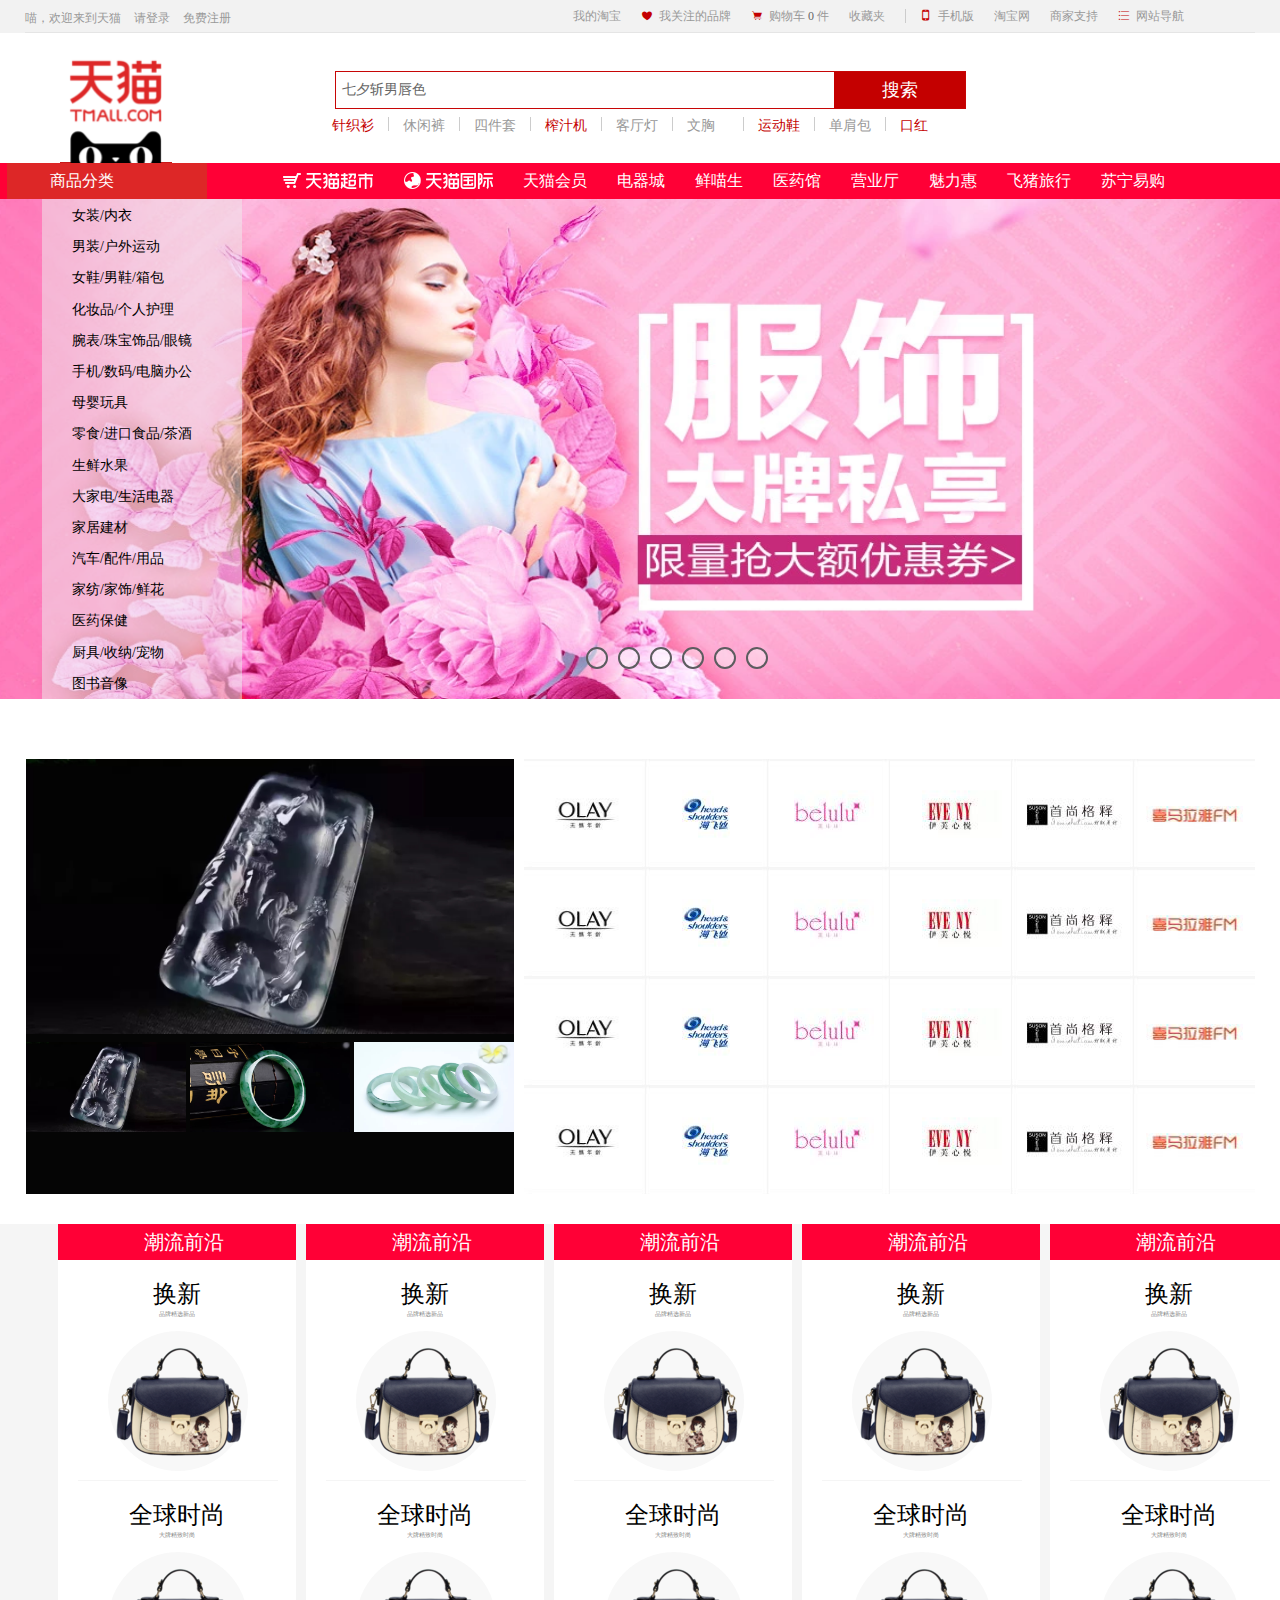
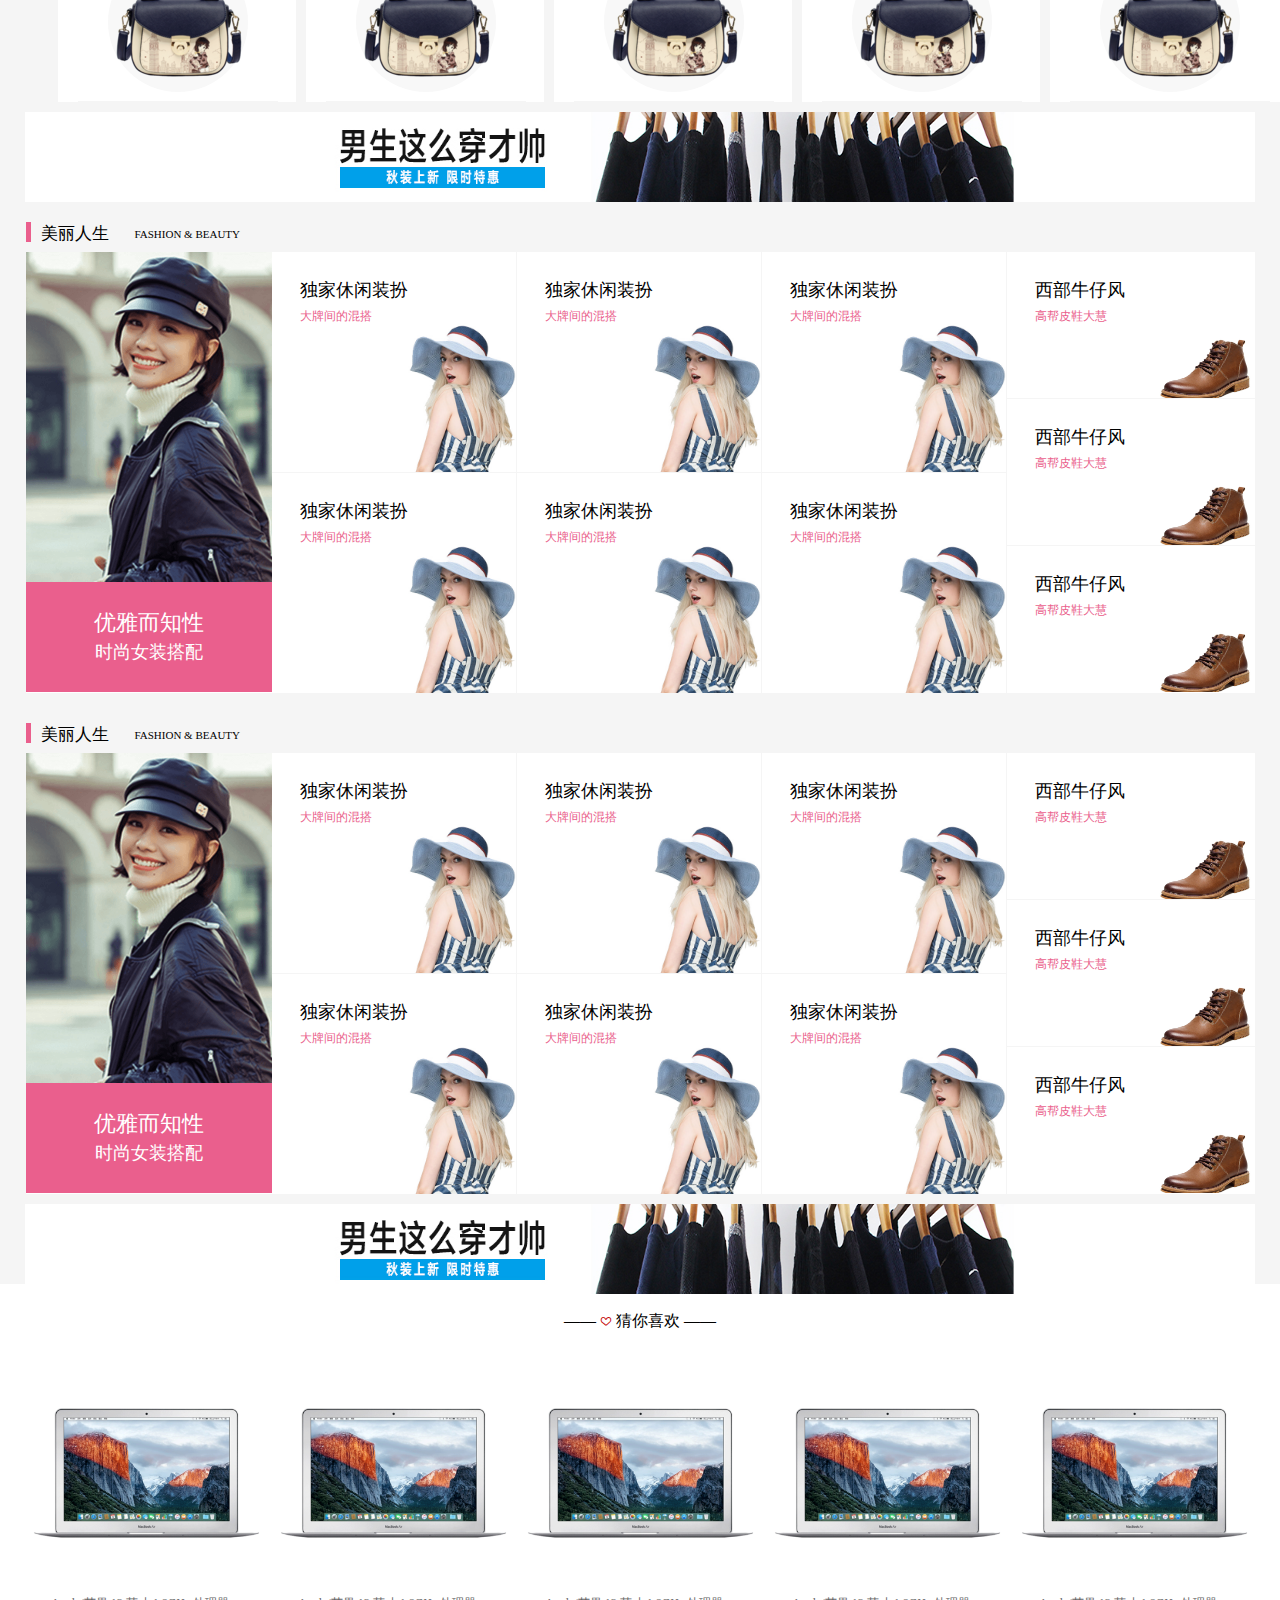
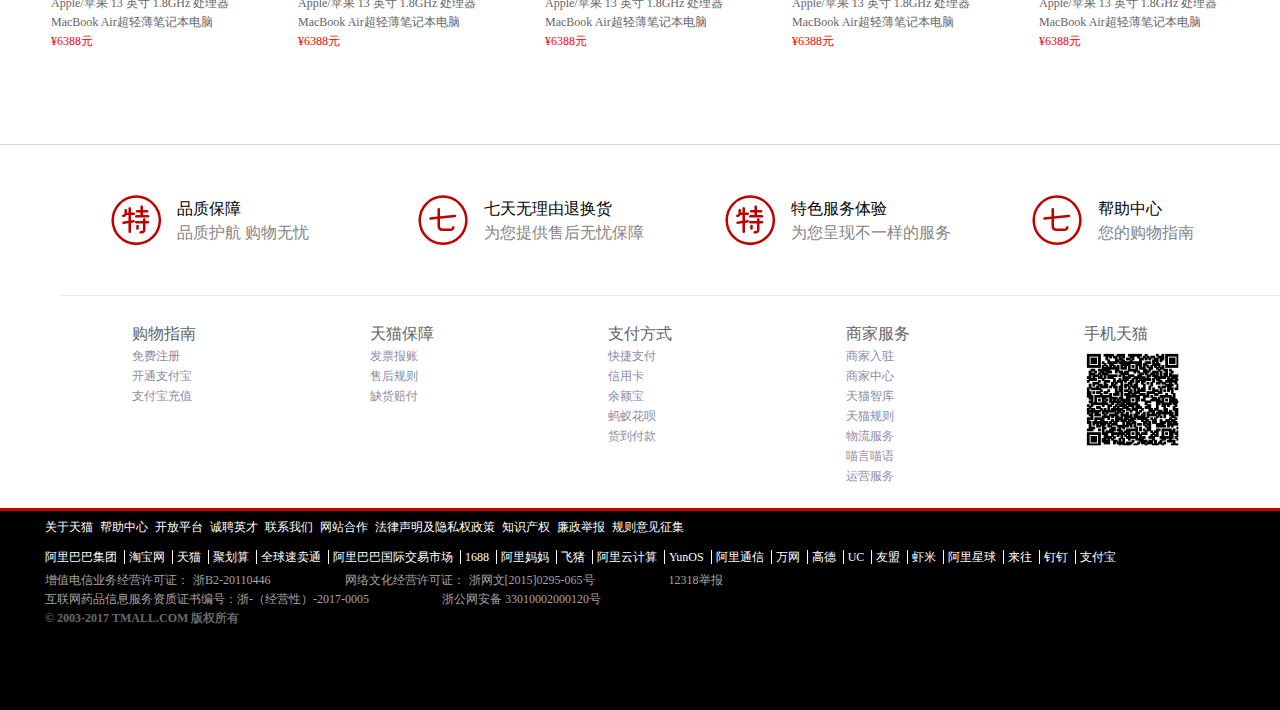
<file: 9.19项目/天猫/index.html>
<!DOCTYPE html>
<html lang="en">
<head>
	<meta charset="UTF-8">
	<title>	</title>
	<link rel="stylesheet" href="css/index.css">
	<link rel="stylesheet" href="css/base.css">
	<link rel="stylesheet" href="iconfont/iconfont.css">
	<script src="js/index.js"></script>
	
</head>
<body>
    <!-- 头部开始 -->
    <header>
		<div class="main">
			<div class="left">
			<span>喵，欢迎来到天猫</span>
			<a href="" class="a1">请登录</a>
			<a href="" class="a2">免费注册</a>	
			</div>
			<ul class="right">
				<li><a href="" class="a4">我的淘宝</a></li>
				<li>
				<a class="iconfont icon-woguanzhudepinpai"></a>
				<a href="" class="l1 a3">我关注的品牌</a></li>
				<li>
				<a class="iconfont icon-gouwuchexuanzhong"></a>
				<a href="" class="l1 a3 l2"><p>购物车 <span> 0 </span> 件</p></a>
				</li>
				<li><a href="" class="a4">收藏夹</a></li>

				<li>
				<a class="iconfont icon-shouji"></a>
				<a href="" class="l1 a3">手机版</a>
				</li>
				<li><a href="" class="a3">淘宝网</a></li>
				<li><a href="" class="a4">商家支持</a></li>
				<li>
				<a class="iconfont icon-fenlei"></a>
				<a href="" class="l1">网站导航</a>
				</li>
			</ul>
		</div>
	</header>


    <!-- 头部结束 -->

    <!-- 搜索部分开始 -->
    <section class="sousuo">
    	<a href="" class="sousuo-1"><img src="images/tmall_03.png" alt="" class="img1"></a>
    	<div class="sousuo-2">
    		<div class="sousuo-2-1">七夕斩男唇色</div>
    		<a href="" class="sousuo-2-2">搜索</a>
    	</div>
    	 
    	<ul class="sousuo-3">
			  		<li><a href="" class="sousuo-3-1">针织衫</a></li>
			  		<li><a href="" class="sousuo-3-2">休闲裤</a></li>
			  		<li><a href="" class="sousuo-3-2">四件套</a></li>
			  		<li><a href="" class="sousuo-3-1">榨汁机</a></li>
			  		<li><a href="" class="sousuo-3-2">客厅灯</a></li>
			  		<li><a href="" class="sousuo-3-2">文胸</a></li>
			  		<li><a href="" class="sousuo-3-1">运动鞋</a></li>
			  		<li><a href="" class="sousuo-3-2">单肩包</a></li>
			  		<li><a href="" class="sousuo-3-1">口红</a></li>
		</ul>
    	 
    </section>



    <!-- 搜索部分结束 -->
    <!-- banner上面 -->
    <!-- 商品分类 -->
<section class="nav">
		<div class="nav-box">
			<div class="fenlei">
				<div class="fenlei1">
					<div class="iconfont icon-liebiao"></div>
					<span>商品分类</span>
				</div>
			</div>
			<ul class="nav-right">
				<li>
					<a class="box" href=""><img src="images/tmcs.png" alt=""></a>
					<div class="cat"></div>
				</li>
				<li>
					<div class="cat"></div>
					<a class="box" href=""><img src="images/tmgj.png" alt=""></a>
				</li>
				<li><a class="box1" href="">天猫会员</a><div class="cat"></div></li>
				<li><a class="box1" href="">电器城</a><div class="cat"></div></li>
				<li><a class="box1" href="">鲜喵生</a><div class="cat"></div></li>
				<li><a class="box1" href="">医药馆</a><div class="cat"></div></li>
				<li><a class="box1" href="">营业厅</a><div class="cat"></div></li>
				<li><a class="box1" href="">魅力惠</a><div class="cat"></div></li>
				<li><a class="box1" href="">飞猪旅行</a><div class="cat"></div></li>
				<li><a class="box1" href="">苏宁易购</a><div class="cat"></div></li>
			</ul>
		</div>
	</section>
	<!-- 商品分类 -->

    <!-- banner开始 -->
    <section class="banner">
		<ul class="img-list">
			<li><a href="javascript:void(0);"><img src="images/VKIG$7FT_2_U55{1H}NXHVI.png" alt="" class="img1"></a></li>
			<li><a href="javascript:void(0);"><img src="images/TB1TwU_aDZRMeJjSspoSuwCOFXa.jpg" alt="" class="img1"></a></li>
			<li><a href="javascript:void(0);"><img src="images/TB2xTyDXoifF1JjSspnXXa5pVXa_!!196-0-luban_jpg_q100.jpg" alt="images/VKIG$7FT_2_U55{1H}NXHVI.png" class="img1"></a></li>
			<li><a href="javascript:void(0);"><img src="images/TB18D5jbK38SeJjSZFPSuw_vFXa.jpg" alt="" class="img1"></a></li>
			<li><a href="javascript:void(0);"><img src="images/VKIG$7FT_2_U55{1H}NXHVI.png" alt="" class="img1"></a></li>
			<li><a href="javascript:void(0);"><img src="images/TB2xTyDXoifF1JjSspnXXa5pVXa_!!196-0-luban_jpg_q100.jpg" alt="images/VKIG$7FT_2_U55{1H}NXHVI.png" class="img1"></a></li>
		</ul>
        <ul class="btn-list">
        	<li></li>
        	<li></li>
        	<li></li>
        	<li></li>
        	<li></li>
        	<li class="last"></li>
        </ul>
        <aside class="cedaohang" id='cedaohang'>
        	<ul class="cedaohang2" id='cedaohang2'>
        		<li>
        		   <a href=""><span>女装/内衣</span></a>
        		   <ul class="cedaohang1">111</ul>
        		 </li>
        		<li>
        		   <a href=""><span>男装/户外运动</span></a>
        		   <ul class="cedaohang1">222</ul>
        		</li>
        		<li>
        		   <a href=""><span>女鞋/男鞋/箱包</span></a>
        		   <ul class="cedaohang1">333</ul>
        		</li>
        		<li>
        		   <a href=""><span>化妆品/个人护理</span></a>
        		   <ul class="cedaohang1">444</ul>
        		</li>
        		<li>
        		   <a href=""><span>腕表/珠宝饰品/眼镜</span></a>
        		   <ul class="cedaohang1">7</ul>
        		</li>
        		<li>
        		   <a href=""><span>手机/数码/电脑办公</span></a>
        		   <ul class="cedaohang1">33</ul>
        		</li>
        		<li>
        		   <a href=""><span>母婴玩具</span></a>
        		   <ul class="cedaohang1">722</ul>
        		</li>
        		<li>
        		   <a href=""><span>零食/进口食品/茶酒</span></a>
        		   <ul class="cedaohang1">1127</ul>
        		</li>
        		<li>
        		   <a href=""><span>生鲜水果</span></a>
        		   <ul class="cedaohang1">343</ul>
        		</li>
        		<li>
        		   <a href=""><span>大家电/生活电器</span></a>
        		   <ul class="cedaohang1">4354</ul>
        		</li>
        		<li>
        		   <a href=""><span>家居建材</span></a>
        		   <ul class="cedaohang1">23</ul>
        		</li>
        		<li>
        		   <a href=""><span>汽车/配件/用品</span></a>
        		   <ul class="cedaohang1">22</ul>
        		</li>
        		<li>
        		   <a href=""><span>家纺/家饰/鲜花</span></a>
        		   <ul class="cedaohang1">132414</ul>
        		</li>
        		<li>
        		   <a href=""><span>医药保健</span></a>
        		   <ul class="cedaohang1">231435</ul>
        		</li>
        		<li>
        		   <a href=""><span>厨具/收纳/宠物</span></a>
        		   <ul class="cedaohang1">56</ul>
        		</li>
        		<li>
        		   <a href=""><span>图书音像</span></a>
        		   <ul class="cedaohang1">544768</ul>
        		</li>
        	</ul>
        </aside>
        
	</section>
	<!-- banner结束 -->
	<!-- banner的下面部分开始 -->
	<div class="bannerxia">
	  <div class="bannerxia-left">
	  	 <div class="bannerxia-left-1"><img src="images/TB2rlxnXdB7LKJjSspaXXbuVpXa_!!0-tmallfun.jpg_1080x1800Q80S0.jpg_.webp.jpg" alt="" class="img1"></div>
	  	 <div class="bannerxia-left-2">
	  	 	<div class="bannerxia-left-2-1">
	  	 		<a href="" class="bannerxia-left-2-1-1"><img src="images/TB2rlxnXdB7LKJjSspaXXbuVpXa_!!0-tmallfun.jpg_1080x1800Q80S0.jpg_.webp.jpg" alt="" class="img1"></a>
	  	 		<a href="" class="bannerxia-left-2-1-2"><img src="images/TB2L_vPXK2CK1JjSZFjXXXk_VXa_!!0-tmallfun.jpg_1080x1800Q80S0.jpg_.webp.jpg" alt="" class="img1"></a>
	  	 		<a href="" class="bannerxia-left-2-1-3"><img src="images/TB2bmduXIiGJuJjSZFsXXaqApXa_!!0-tmallfun.jpg_1080x1800Q80S0.jpg_.webp.jpg" alt="" class="img1"></a>
	  	 	</div>
	  	 </div>
	  	  
	  </div>	
	  <ul class="bannerxia-right">
	  	<li>
	  	  <img src="images/3APG3SPA%LW~$U9T339Y%3_01.png" alt="" class="img1">
	  	  <a href="" class="zhezhao">
	  	  	<div class="zhezhao-top">关注人数 20.4万</div>
	  	  	<div class="zhezhao-bottom">点击进入</div>
	  	  </a>
	  	</li>

	  	<li>
	  	  <img src="images/3APG3SPA%LW~$U9T339Y%3_03.png" alt="" class="img1">
	  	  <a href="" class="zhezhao"><div class="zhezhao-top">关注人数 20.4万</div>
	  	  	<div class="zhezhao-bottom">点击进入</div></a>
	  	</li>

	  	<li>
	  	  <img src="images/3APG3SPA%LW~$U9T339Y%3_05.png" alt="" class="img1">
	  	  <a href="" class="zhezhao"><div class="zhezhao-top">关注人数 20.4万</div>
	  	  	<div class="zhezhao-bottom">点击进入</div></a>
	  	 </li>

	  	<li><img src="images/3APG3SPA%LW~$U9T339Y%3_07.png" alt="" class="img1">
	  	    <a href="" class="zhezhao"><div class="zhezhao-top">关注人数 20.4万</div>
	  	  	<div class="zhezhao-bottom">点击进入</div></a>
        </li>

	  	<li>
	  	  <img src="images/3APG3SPA%LW~$U9T339Y%3_09.png" alt="" class="img1">
	  	  <a href="" class="zhezhao"><div class="zhezhao-top">关注人数 20.4万</div>
	  	  	<div class="zhezhao-bottom">点击进入</div></a>
	  	</li>

	  	<li>
          <img src="images/3APG3SPA%LW~$U9T339Y%3_11.png" alt="" class="img1">
	  	  <a href="" class="zhezhao"><div class="zhezhao-top">关注人数 20.4万</div>
	  	  	<div class="zhezhao-bottom">点击进入</div></a>
	  	</li>

	  	<li>
	  	  <img src="images/3APG3SPA%LW~$U9T339Y%3_01.png" alt="" class="img1">
	  	  <a href="" class="zhezhao"><div class="zhezhao-top">关注人数 20.4万</div>
	  	  	<div class="zhezhao-bottom">点击进入</div></a>
	  	</li>

	  	<li>
	  	  <img src="images/3APG3SPA%LW~$U9T339Y%3_03.png" alt="" class="img1">
	  	  <a href="" class="zhezhao"><div class="zhezhao-top">关注人数 20.4万</div>
	  	  	<div class="zhezhao-bottom">点击进入</div></a>
	  	</li>

	  	<li>
	  	  <img src="images/3APG3SPA%LW~$U9T339Y%3_05.png" alt="" class="img1">
	  	  <a href="" class="zhezhao"><div class="zhezhao-top">关注人数 20.4万</div>
	  	  	<div class="zhezhao-bottom">点击进入</div></a>
	  	</li>

	  	<li>
	  	  <img src="images/3APG3SPA%LW~$U9T339Y%3_07.png" alt="" class="img1">
	  	  <a href="" class="zhezhao"><div class="zhezhao-top">关注人数 20.4万</div>
	  	  	<div class="zhezhao-bottom">点击进入</div></a>
	  	</li>

	  	<li>
	  	  <img src="images/3APG3SPA%LW~$U9T339Y%3_09.png" alt="" class="img1">
	  	  <a href="" class="zhezhao"><div class="zhezhao-top">关注人数 20.4万</div>
	  	  	<div class="zhezhao-bottom">点击进入</div></a>
	  	</li>

	  	<li>
	  	  <img src="images/3APG3SPA%LW~$U9T339Y%3_11.png" alt="" class="img1">
	  	  <a href="" class="zhezhao"><div class="zhezhao-top">关注人数 20.4万</div>
	  	  	<div class="zhezhao-bottom">点击进入</div></a>
	  	</li>

	  	<li>
	  	  <img src="images/3APG3SPA%LW~$U9T339Y%3_01.png" alt="" class="img1">
	  	  <a href="" class="zhezhao"><div class="zhezhao-top">关注人数 20.4万</div>
	  	  	<div class="zhezhao-bottom">点击进入</div></a>
	  	</li>

	  	<li>
	  	  <img src="images/3APG3SPA%LW~$U9T339Y%3_03.png" alt="" class="img1">
	  	  <a href="" class="zhezhao"><div class="zhezhao-top">关注人数 20.4万</div>
	  	  	<div class="zhezhao-bottom">点击进入</div></a>
	  	</li>

	  	<li>
	  	  <img src="images/3APG3SPA%LW~$U9T339Y%3_05.png" alt="" class="img1">
	  	  <a href="" class="zhezhao"><div class="zhezhao-top">关注人数 20.4万</div>
	  	  	<div class="zhezhao-bottom">点击进入</div></a>
	  	</li>

	  	<li>
	  	  <img src="images/3APG3SPA%LW~$U9T339Y%3_07.png" alt="" class="img1">
	  	  <a href="" class="zhezhao"><div class="zhezhao-top">关注人数 20.4万</div>
	  	  	<div class="zhezhao-bottom">点击进入</div></a>
	  	</li>

	  	<li>
	  	  <img src="images/3APG3SPA%LW~$U9T339Y%3_09.png" alt="" class="img1">
	  	  <a href="" class="zhezhao"><div class="zhezhao-top">关注人数 20.4万</div>
	  	  	<div class="zhezhao-bottom">点击进入</div></a>
	  	</li>

	  	<li>
	  	  <img src="images/3APG3SPA%LW~$U9T339Y%3_11.png" alt="" class="img1">
	  	  <a href="" class="zhezhao"><div class="zhezhao-top">关注人数 20.4万</div>
	  	  	<div class="zhezhao-bottom">点击进入</div></a>
	  	</li>

	  	<li>
	  	  <img src="images/3APG3SPA%LW~$U9T339Y%3_01.png" alt="" class="img1">
	  	  <a href="" class="zhezhao"><div class="zhezhao-top">关注人数 20.4万</div>
	  	  	<div class="zhezhao-bottom">点击进入</div></a>
	  	</li>

	  	<li>
	  	  <img src="images/3APG3SPA%LW~$U9T339Y%3_03.png" alt="" class="img1">
	  	  <a href="" class="zhezhao"><div class="zhezhao-top">关注人数 20.4万</div>
	  	  	<div class="zhezhao-bottom">点击进入</div></a>
	  	</li>

	  	<li>
	  	  <img src="images/3APG3SPA%LW~$U9T339Y%3_05.png" alt="" class="img1">
	  	  <a href="" class="zhezhao"><div class="zhezhao-top">关注人数 20.4万</div>
	  	  	<div class="zhezhao-bottom">点击进入</div></a>
	  	</li>

	  	<li>
	  	  <img src="images/3APG3SPA%LW~$U9T339Y%3_07.png" alt="" class="img1">
	  	  <a href="" class="zhezhao"><div class="zhezhao-top">关注人数 20.4万</div>
	  	  	<div class="zhezhao-bottom">点击进入</div></a>
	  	</li>

	  	<li>
	  	  <img src="images/3APG3SPA%LW~$U9T339Y%3_09.png" alt="" class="img1">
	  	  <a href="" class="zhezhao"><div class="zhezhao-top">关注人数 20.4万</div>
	  	  	<div class="zhezhao-bottom">点击进入</div></a>
	  	</li>

	  	<li>
	  	  <img src="images/3APG3SPA%LW~$U9T339Y%3_11.png" alt="" class="img1">
	  	  <a href="" class="zhezhao"><div class="zhezhao-top">关注人数 20.4万</div>
	  	  	<div class="zhezhao-bottom">点击进入</div></a>
	  	</li>
	  </ul>

	</div>

	<!-- banner的下面部分结束 -->

	<!-- 潮流前沿开始 -->
	<section class="chaoliu">
		 
			<ul class="chaoliu-box">
				<li>
				     
					<div class="chaoliu-top">
						<div></div>
						<div class="chaoliu-top-wenzi">潮流前沿</div>
					</div>
					<div class="chaoliu-center">
						<a href="" class="chaoliu-center-1">换新</a>
						<a href="" class="chaoliu-center-2">品牌精选新品</a>
						<a href="" class="chaoliu-center-3"><img src="images/tmall_13.png" alt="" class="img1"></a>

					</div>
					<div class="chaoliu-bottom">
						<a href="" class="chaoliu-bottom-1">全球时尚</a>
						<a href="" class="chaoliu-bottom-2">大牌精致时尚</a>
						<a href="" class="chaoliu-bottom-3"><img src="images/tmall_13.png" alt="" class="img1"></a>

					</div>
					 
				</li>
				<li>
					<div class="chaoliu-top">
						<div></div>
						<div class="chaoliu-top-wenzi">潮流前沿</div>
					</div>
					<div class="chaoliu-center">
						<a href="" class="chaoliu-center-1">换新</a>
						<a href="" class="chaoliu-center-2">品牌精选新品</a>
						<a href="" class="chaoliu-center-3"><img src="images/tmall_13.png" alt="" class="img1"></a>

					</div>
					<div class="chaoliu-bottom">
						<a href="" class="chaoliu-bottom-1">全球时尚</a>
						<a href="" class="chaoliu-bottom-2">大牌精致时尚</a>
						<a href="" class="chaoliu-bottom-3"><img src="images/tmall_13.png" alt="" class="img1"></a>

					</div>
				</li>
				<li>
					<div class="chaoliu-top">
						<div></div>
						<div class="chaoliu-top-wenzi">潮流前沿</div>
					</div>
					<div class="chaoliu-center">
						<a href="" class="chaoliu-center-1">换新</a>
						<a href="" class="chaoliu-center-2">品牌精选新品</a>
						<a href="" class="chaoliu-center-3"><img src="images/tmall_13.png" alt="" class="img1"></a>

					</div>
					<div class="chaoliu-bottom">
						<a href="" class="chaoliu-bottom-1">全球时尚</a>
						<a href="" class="chaoliu-bottom-2">大牌精致时尚</a>
						<a href="" class="chaoliu-bottom-3"><img src="images/tmall_13.png" alt="" class="img1"></a>

					</div>
				</li>
				<li>
					<div class="chaoliu-top">
						<div></div>
						<div class="chaoliu-top-wenzi">潮流前沿</div>
					</div>
					<div class="chaoliu-center">
						<a href="" class="chaoliu-center-1">换新</a>
						<a href="" class="chaoliu-center-2">品牌精选新品</a>
						<a href="" class="chaoliu-center-3"><img src="images/tmall_13.png" alt="" class="img1"></a>

					</div>
					<div class="chaoliu-bottom">
						<a href="" class="chaoliu-bottom-1">全球时尚</a>
						<a href="" class="chaoliu-bottom-2">大牌精致时尚</a>
						<a href="" class="chaoliu-bottom-3"><img src="images/tmall_13.png" alt="" class="img1"></a>

					</div>
				</li>
				<li>
					<div class="chaoliu-top">
						<div></div>
						<div class="chaoliu-top-wenzi">潮流前沿</div>
					</div>
					<div class="chaoliu-center">
						<a href="" class="chaoliu-center-1">换新</a>
						<a href="" class="chaoliu-center-2">品牌精选新品</a>
						<a href="" class="chaoliu-center-3"><img src="images/tmall_13.png" alt="" class="img1"></a>

					</div>
					<div class="chaoliu-bottom">
						<a href="" class="chaoliu-bottom-1">全球时尚</a>
						<a href="" class="chaoliu-bottom-2">大牌精致时尚</a>
						<a href="" class="chaoliu-bottom-3"><img src="images/tmall_13.png" alt="" class="img1"></a>

					</div>
				</li>
			</ul>
		 
	</section>


	<!-- 潮流前沿结束 -->

	<!-- 一长条图片开始 -->
	<section class="tupian">
		<a href="" class="tupian-1"><img src="images/TB1pgMISFXXXXXfXpXXSutbFXXX.jpg" alt="" class="img1"></a>
	</section>


	<!-- 一长条图片结束 -->

	<!-- 美丽人生开始 -->
	<section class="meili">
	  <div class="meili-top">
	  	<div class="meili-top-left">
	  		<div class="meili-top-left-1">美丽人生</div>
	  		<div class="meili-top-left-2">FASHION & BEAUTY</div>
	  	</div>
	  </div>
	  <div class="meili-bottom">
	    <div class="meili-bottom-left">
	    	<a href="" class="meili-bottom-left-1"><img src="images/TB1niXFMXXXXXaLaXXXXXXXXXXX-492-660.png" alt="" class="img2"></a>
	    	<div class="xiaoguo"></div>
	    	<div class="meili-bottom-left-2">

	    	  <a href="" class="meili-bottom-left-2-1">优雅而知性</a>
	    	  <a href="" class="meili-bottom-left-2-2">时尚女装搭配</a>
	    	</div>
	    </div>

	    <ul class="meili-bottom-center">
	    		<li>
	    			<a href="" class="meili-bottom-center-1-1">独家休闲装扮</a>
	    			<a href="" class="meili-bottom-center-1-2">大牌间的混搭</a>
	    			<a href="" class="meili-bottom-center-1-3"><img src="images/TB1U0RFMXXXXXbgaXXXXXXXXXXX-400-398.jpg" alt="" class="img1"></a>
	    		</li>
	    		<li>
	    			 <a href="" class="meili-bottom-center-1-1">独家休闲装扮</a>
	    			<a href="" class="meili-bottom-center-1-2">大牌间的混搭</a>
	    			<a href="" class="meili-bottom-center-1-3"><img src="images/TB1U0RFMXXXXXbgaXXXXXXXXXXX-400-398.jpg" alt="" class="img1"></a>
	    		</li>
	    		<li>
	    			<a href="" class="meili-bottom-center-1-1">独家休闲装扮</a>
	    			<a href="" class="meili-bottom-center-1-2">大牌间的混搭</a>
	    			<a href="" class="meili-bottom-center-1-3"><img src="images/TB1U0RFMXXXXXbgaXXXXXXXXXXX-400-398.jpg" alt="" class="img1"></a>
	    		</li>
	    		<li>
	    			<a href="" class="meili-bottom-center-1-1">独家休闲装扮</a>
	    			<a href="" class="meili-bottom-center-1-2">大牌间的混搭</a>
	    			<a href="" class="meili-bottom-center-1-3"><img src="images/TB1U0RFMXXXXXbgaXXXXXXXXXXX-400-398.jpg" alt="" class="img1"></a>
	    		</li>
	    		<li>
	    			<a href="" class="meili-bottom-center-1-1">独家休闲装扮</a>
	    			<a href="" class="meili-bottom-center-1-2">大牌间的混搭</a>
	    			<a href="" class="meili-bottom-center-1-3"><img src="images/TB1U0RFMXXXXXbgaXXXXXXXXXXX-400-398.jpg" alt="" class="img1"></a>
	    		</li>
	    		<li>
	    			<a href="" class="meili-bottom-center-1-1">独家休闲装扮</a>
	    			<a href="" class="meili-bottom-center-1-2">大牌间的混搭</a>
	    			<a href="" class="meili-bottom-center-1-3"><img src="images/TB1U0RFMXXXXXbgaXXXXXXXXXXX-400-398.jpg" alt="" class="img1"></a>
	    		</li>
	    </ul>
	     
	    <div class="meili-bottom-right">
	    	<div class="meili-bottom-right-1">
	    		<a href="" class="meili-bottom-right-1-1">西部牛仔风</a>
	    		<a href="" class="meili-bottom-right-1-2">高帮皮鞋大慧</a>
	    		<a href="" class="meili-bottom-right-1-3"><img src="images/TB1kGxRMXXXXXa4XFXXXXXXXXXX-400-398.jpg" alt="" class="img1"></a>
	    	</div>
	    	<div class="meili-bottom-right-2">
	    		<a href="" class="meili-bottom-right-1-1">西部牛仔风</a>
	    		<a href="" class="meili-bottom-right-1-2">高帮皮鞋大慧</a>
	    		<a href="" class="meili-bottom-right-1-3"><img src="images/TB1kGxRMXXXXXa4XFXXXXXXXXXX-400-398.jpg" alt="" class="img1"></a>
	    	</div>
	    	<div class="meili-bottom-right-3">
	    		<a href="" class="meili-bottom-right-1-1">西部牛仔风</a>
	    		<a href="" class="meili-bottom-right-1-2">高帮皮鞋大慧</a>
	    		<a href="" class="meili-bottom-right-1-3"><img src="images/TB1kGxRMXXXXXa4XFXXXXXXXXXX-400-398.jpg" alt="" class="img1"></a>
	    	</div>
	    </div>
	  	
	  </div>
		


	</section>


	<!-- 美丽人生结束 -->

	<!-- 美丽人生开始 -->
	<section class="meili">
	  <div class="meili-top">
	  	<div class="meili-top-left">
	  		<div class="meili-top-left-1">美丽人生</div>
	  		<div class="meili-top-left-2">FASHION & BEAUTY</div>
	  	</div>
	  </div>
	  <div class="meili-bottom">
	    <div class="meili-bottom-left">
	    	<a href="" class="meili-bottom-left-1"><img src="images/TB1niXFMXXXXXaLaXXXXXXXXXXX-492-660.png" alt="" class="img2"></a>
	    	<div class="xiaoguo"></div>
	    	<div class="meili-bottom-left-2">

	    	  <a href="" class="meili-bottom-left-2-1">优雅而知性</a>
	    	  <a href="" class="meili-bottom-left-2-2">时尚女装搭配</a>
	    	</div>
	    </div>

	    <ul class="meili-bottom-center">
	    		<li>
	    			<a href="" class="meili-bottom-center-1-1">独家休闲装扮</a>
	    			<a href="" class="meili-bottom-center-1-2">大牌间的混搭</a>
	    			<a href="" class="meili-bottom-center-1-3"><img src="images/TB1U0RFMXXXXXbgaXXXXXXXXXXX-400-398.jpg" alt="" class="img1"></a>
	    		</li>
	    		<li>
	    			 <a href="" class="meili-bottom-center-1-1">独家休闲装扮</a>
	    			<a href="" class="meili-bottom-center-1-2">大牌间的混搭</a>
	    			<a href="" class="meili-bottom-center-1-3"><img src="images/TB1U0RFMXXXXXbgaXXXXXXXXXXX-400-398.jpg" alt="" class="img1"></a>
	    		</li>
	    		<li>
	    			<a href="" class="meili-bottom-center-1-1">独家休闲装扮</a>
	    			<a href="" class="meili-bottom-center-1-2">大牌间的混搭</a>
	    			<a href="" class="meili-bottom-center-1-3"><img src="images/TB1U0RFMXXXXXbgaXXXXXXXXXXX-400-398.jpg" alt="" class="img1"></a>
	    		</li>
	    		<li>
	    			<a href="" class="meili-bottom-center-1-1">独家休闲装扮</a>
	    			<a href="" class="meili-bottom-center-1-2">大牌间的混搭</a>
	    			<a href="" class="meili-bottom-center-1-3"><img src="images/TB1U0RFMXXXXXbgaXXXXXXXXXXX-400-398.jpg" alt="" class="img1"></a>
	    		</li>
	    		<li>
	    			<a href="" class="meili-bottom-center-1-1">独家休闲装扮</a>
	    			<a href="" class="meili-bottom-center-1-2">大牌间的混搭</a>
	    			<a href="" class="meili-bottom-center-1-3"><img src="images/TB1U0RFMXXXXXbgaXXXXXXXXXXX-400-398.jpg" alt="" class="img1"></a>
	    		</li>
	    		<li>
	    			<a href="" class="meili-bottom-center-1-1">独家休闲装扮</a>
	    			<a href="" class="meili-bottom-center-1-2">大牌间的混搭</a>
	    			<a href="" class="meili-bottom-center-1-3"><img src="images/TB1U0RFMXXXXXbgaXXXXXXXXXXX-400-398.jpg" alt="" class="img1"></a>
	    		</li>
	    </ul>
	     
	    <div class="meili-bottom-right">
	    	<div class="meili-bottom-right-1">
	    		<a href="" class="meili-bottom-right-1-1">西部牛仔风</a>
	    		<a href="" class="meili-bottom-right-1-2">高帮皮鞋大慧</a>
	    		<a href="" class="meili-bottom-right-1-3"><img src="images/TB1kGxRMXXXXXa4XFXXXXXXXXXX-400-398.jpg" alt="" class="img1"></a>
	    	</div>
	    	<div class="meili-bottom-right-2">
	    		<a href="" class="meili-bottom-right-1-1">西部牛仔风</a>
	    		<a href="" class="meili-bottom-right-1-2">高帮皮鞋大慧</a>
	    		<a href="" class="meili-bottom-right-1-3"><img src="images/TB1kGxRMXXXXXa4XFXXXXXXXXXX-400-398.jpg" alt="" class="img1"></a>
	    	</div>
	    	<div class="meili-bottom-right-3">
	    		<a href="" class="meili-bottom-right-1-1">西部牛仔风</a>
	    		<a href="" class="meili-bottom-right-1-2">高帮皮鞋大慧</a>
	    		<a href="" class="meili-bottom-right-1-3"><img src="images/TB1kGxRMXXXXXa4XFXXXXXXXXXX-400-398.jpg" alt="" class="img1"></a>
	    	</div>
	    </div>
	  	
	  </div>
		


	</section>


	<!-- 美丽人生结束 -->

	<!-- 一长条图片开始 -->
	<section class="tupian">
		<a href="" class="tupian-1"><img src="images/TB1pgMISFXXXXXfXpXXSutbFXXX.jpg" alt="" class="img1"></a>
	</section>


	<!-- 一长条图片结束 -->
	<!-- 猜你喜欢开始 -->
<div class="like">
	<div class="top">
		<span>——   <span class="iconfont icon-weiguanzhu"></span>  猜你喜欢  ——</span>
	</div>
	<ul class="bottom">
		<li>
        <a href="">
        <div class="tu"><img src="images/aaa.jpg" alt="" class="img1"></div>
        <div class="ss">
        	<span class="s1">Apple/苹果 13 英寸 1.8GHz 处理器 MacBook Air超轻薄笔记本电脑</span><br>
        	<span class="s2">¥6388元</span>
        </div>
        <div class="zhezhao"></div>	
        </a>
		</li>
		<li>
		<a href="">
        <div class="tu"><img src="images/aaa.jpg" alt="" class="img1"></div>
        <div class="ss">
        	<span class="s1">Apple/苹果 13 英寸 1.8GHz 处理器 MacBook Air超轻薄笔记本电脑</span><br>
        	<span class="s2">¥6388元</span>
        </div>
        <div class="zhezhao"></div>
        </a>
		</li>
		<li>
		<a href="">
        <div class="tu"><img src="images/aaa.jpg" alt="" class="img1"></div>
        <div class="ss">
        	<span class="s1">Apple/苹果 13 英寸 1.8GHz 处理器 MacBook Air超轻薄笔记本电脑</span><br>
        	<span class="s2">¥6388元</span>
        </div>
        <div class="zhezhao"></div>
        </a>
		</li>
		<li>
			    <a href="">
        <div class="tu"><img src="images/aaa.jpg" alt="" class="img1"></div>
        <div class="ss">
        	<span class="s1">Apple/苹果 13 英寸 1.8GHz 处理器 MacBook Air超轻薄笔记本电脑</span><br>
        	<span class="s2">¥6388元</span>
        </div>
        <div class="zhezhao"></div>
        </a>
		</li>
		<li>
		<a href="">
        <div class="tu"><img src="images/aaa.jpg" alt="" class="img1"></div>
        <div class="ss">
        	<span class="s1">Apple/苹果 13 英寸 1.8GHz 处理器 MacBook Air超轻薄笔记本电脑</span><br>
        	<span class="s2">¥6388元</span>
        </div>
        <div class="zhezhao"></div>
        </a>
		</li>
	</ul>
</div>
<!-- 猜你喜欢结束 -->



	<!-- END开始 -->
	<!-- <section class="END">
		<div class="iconfont icon-tianmao01"></div>
		<div class="END-1">END</div>
	</section>
 -->
	<!-- END结束 -->


	<!-- 倒数第二部分开始 -->
	<section class="pinzhi">
	  <div class="pinzhi-top">
	  	<div class="pinzhi-top-1">
	  		 <a href="" class="iconfont icon-tesefuwu"></a>
	  		 <a href="" class="pinzhi-top-1-2">品质保障</a>
	  		 <a href="" class="pinzhi-top-1-3">品质护航 购物无忧</a>
	  	</div>
	  	<div class="pinzhi-top-2">
	  		<a href="" class="iconfont icon-qitianwuliyoutuihuanhuo"></a>
	  		<a href="" class="pinzhi-top-2-2">七天无理由退换货</a>
	  		<a href="" class="pinzhi-top-2-3">为您提供售后无忧保障</a>
	  	</div>
	  	<div class="pinzhi-top-3">
	  		<a href="" class="iconfont icon-tesefuwu"></a>
	  		<a href="" class="pinzhi-top-3-2">特色服务体验</a>
	  		<a href="" class="pinzhi-top-3-3">为您呈现不一样的服务</a> 
	  	</div>
	  	<div class="pinzhi-top-4">
	  		<a href="" class="iconfont icon-qitianwuliyoutuihuanhuo"></a>
	  		<a href="" class="pinzhi-top-4-2">帮助中心</a>
	  		<a href="" class="pinzhi-top-4-3">您的购物指南</a> 
	  	</div>
	  </div>
	  <div class="pinzhi-bottom">
	  	<a href="" class="pinzhi-bottom-1">
	  		<dl class="pinzhi-bottom-1-word">
	  			<dt>购物指南</dt>
	  			<dd>免费注册</dd>
	  			<dd>开通支付宝</dd>
	  			<dd>支付宝充值</dd>
	  		</dl>
	  	</a>
	  	<a href="" class="pinzhi-bottom-2">
	  		<dl class="pinzhi-bottom-2-word">
	  			<dt>天猫保障</dt>
	  			<dd>发票报账</dd>
	  			<dd>售后规则</dd>
	  			<dd>缺货赔付</dd>
	  		</dl>
	  	</a>
	  	<a href="" class="pinzhi-bottom-3">
	  		<dl class="pinzhi-bottom-3-word">
	  			<dt>支付方式</dt>
	  			<dd>快捷支付</dd>
	  			<dd>信用卡</dd>
	  			<dd>余额宝</dd>
	  			<dd>蚂蚁花呗</dd>
	  			<dd>货到付款</dd>
	  		</dl>
	  	</a>
	  	<a href="" class="pinzhi-bottom-4">
	  		<dl class="pinzhi-bottom-4-word">
	  			<dt>商家服务</dt>
	  			<dd>商家入驻</dd>
	  			<dd>商家中心</dd>
	  			<dd>天猫智库</dd>
	  			<dd>天猫规则</dd>
	  			<dd>物流服务</dd>
	  			<dd>喵言喵语</dd>
	  			<dd>运营服务</dd>
	  		</dl>
	  	</a>
	  	<div class="pinzhi-bottom-5">
	  		<div class="pinzhi-bottom-5-1">手机天猫</div>
	  		<a href="" class="pinzhi-bottom-5-2"><img src="images/TB14VZKHXXXXXcAXXXX64VRZFXX-105-105.png" alt="" class="img1"></a>
	  	</div>
	  	<!-- <div class="iconfont icon-tianmao"></div> -->
	  </div>

		
	</section>


	<!-- 倒数第二部分结束 -->
	<!-- 最后一个开始 -->
	<div class="di2">
<ul class="top">
	<li><a href="">关于天猫</a></li>
	<li><a href="">帮助中心</a></li>
	<li><a href="">开放平台</a></li>
	<li><a href="">诚聘英才</a></li>
	<li><a href="">联系我们</a></li>
	<li><a href="">网站合作</a></li>
	<li><a href="">法律声明及隐私权政策</a></li>
	<li><a href="">知识产权</a></li>
	<li><a href="">廉政举报</a></li>
	<li><a href="">规则意见征集</a></li>
</ul>
<ul class="center">
	<li><a href="">阿里巴巴集团</a></li>
	<li><a href="">淘宝网</a></li>
	<li><a href="">天猫</a></li>
	<li><a href="">聚划算</a></li>
	<li><a href="">全球速卖通</a></li>
	<li><a href="">阿里巴巴国际交易市场</a></li>
	<li><a href="">1688</a></li>
	<li><a href="">阿里妈妈</a></li>
	<li><a href="">飞猪</a></li>
	<li><a href="">阿里云计算</a></li>
	<li><a href="">YunOS</a></li>
	<li><a href="">阿里通信</a></li>
	<li><a href="">万网</a></li>
	<li><a href="">高德</a></li>
	<li><a href="">UC</a></li>
	<li><a href="">友盟</a></li>
	<li><a href="">虾米</a></li>
	<li><a href="">阿里星球</a></li>
	<li><a href="">来往</a></li>
	<li><a href="">钉钉</a></li>
	<li><a href="">支付宝</a></li>
</ul>
<div class="bottom">
     <div class="yi">
    <span class="s1">增值电信业务经营许可证：</span>
    <a href="" class="s1">浙B2-20110446</a>
    <span class="s1 s3">网络文化经营许可证：</span>
    <a href="" class="s1">浙网文[2015]0295-065号</a>
    <a href="" class="s1 s4">12318举报</a>
    </div>
    <span class="s1">互联网药品信息服务资质证书编号：<a href="" class="s1">浙-（经营性）-2017-0005</a>
     <a href="" class="s1 s5">浙公网安备 33010002000120号</a>
     </span>
     <br>
     <b class="s2">© 2003-2017 TMALL.COM 版权所有</b>
    <!--  <div class="tu">
     <a href="" class="left"><img src="img/11111111.jpg" alt=""></a>
     <a href="" class="right"><img src="img/2222222222.jpg" alt=""></a>
     </div> -->
</div>	
</div>

	 
</body>

</html>
</file>
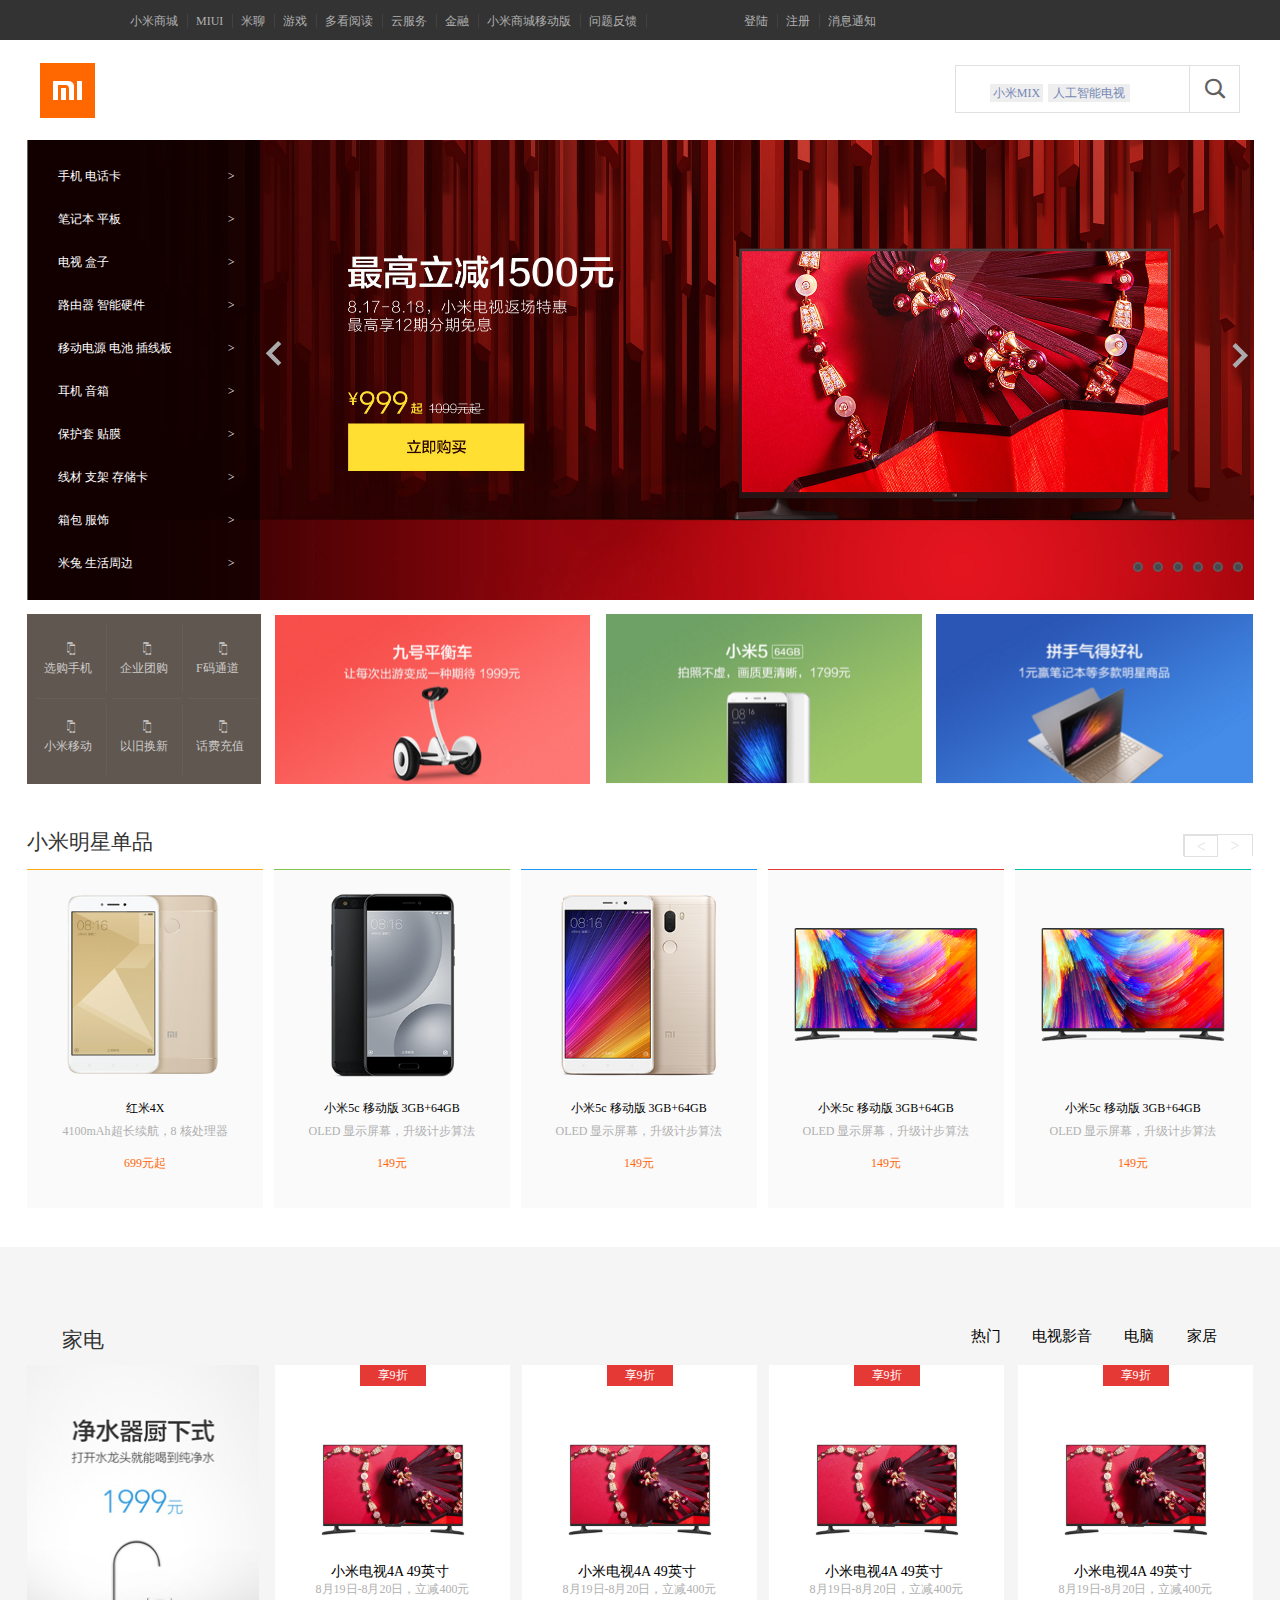
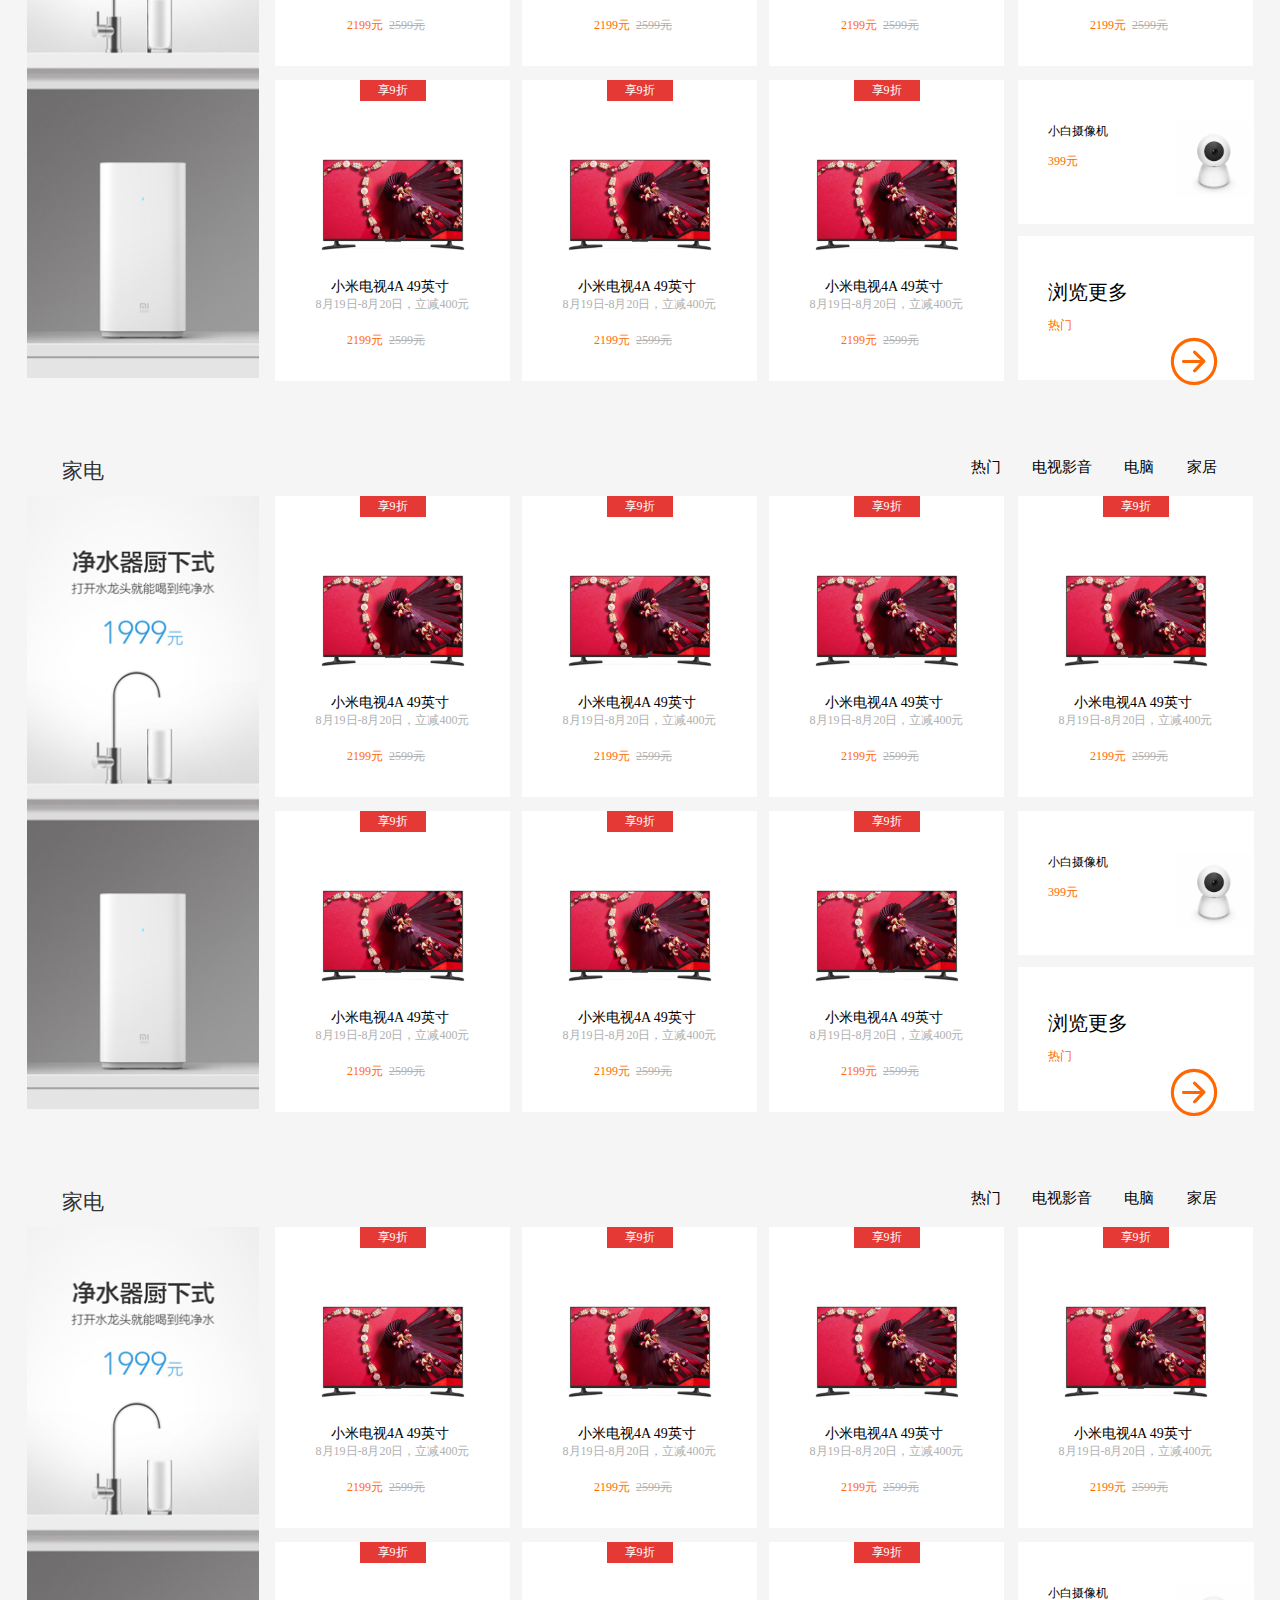
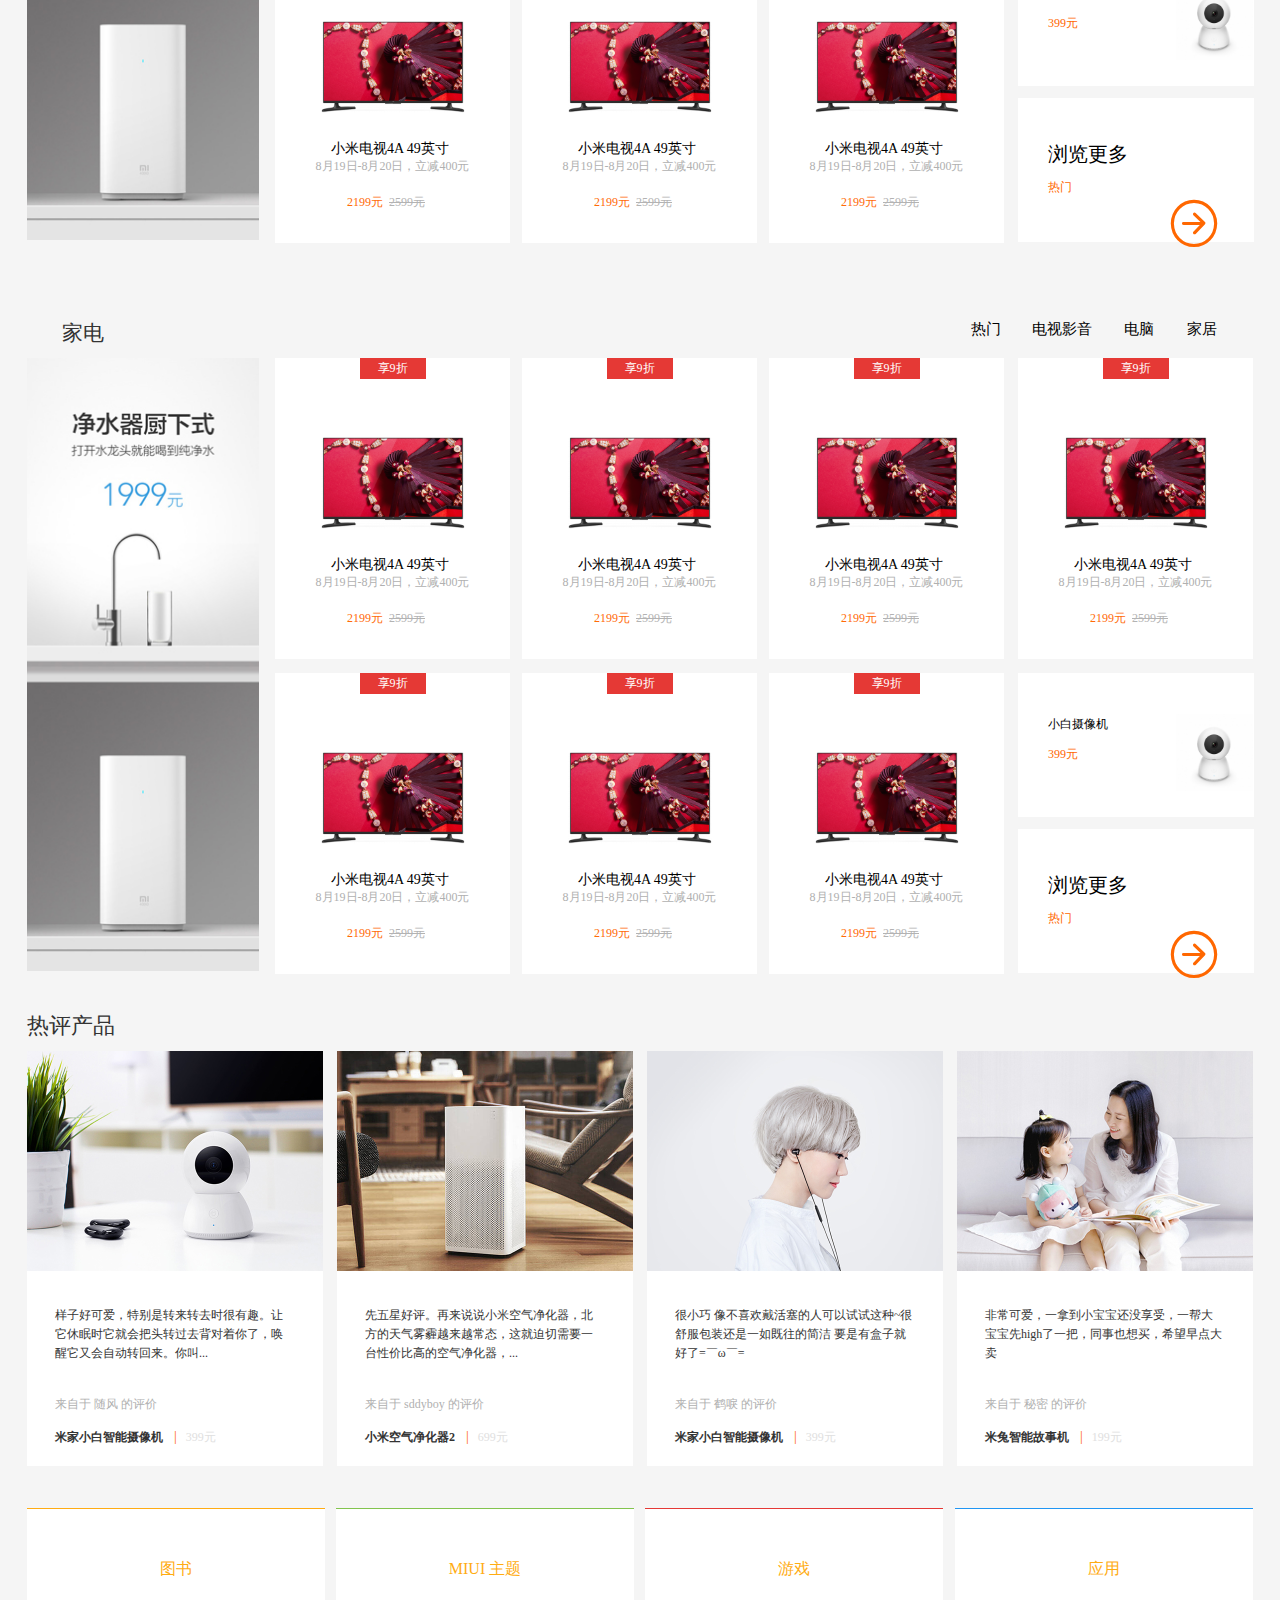
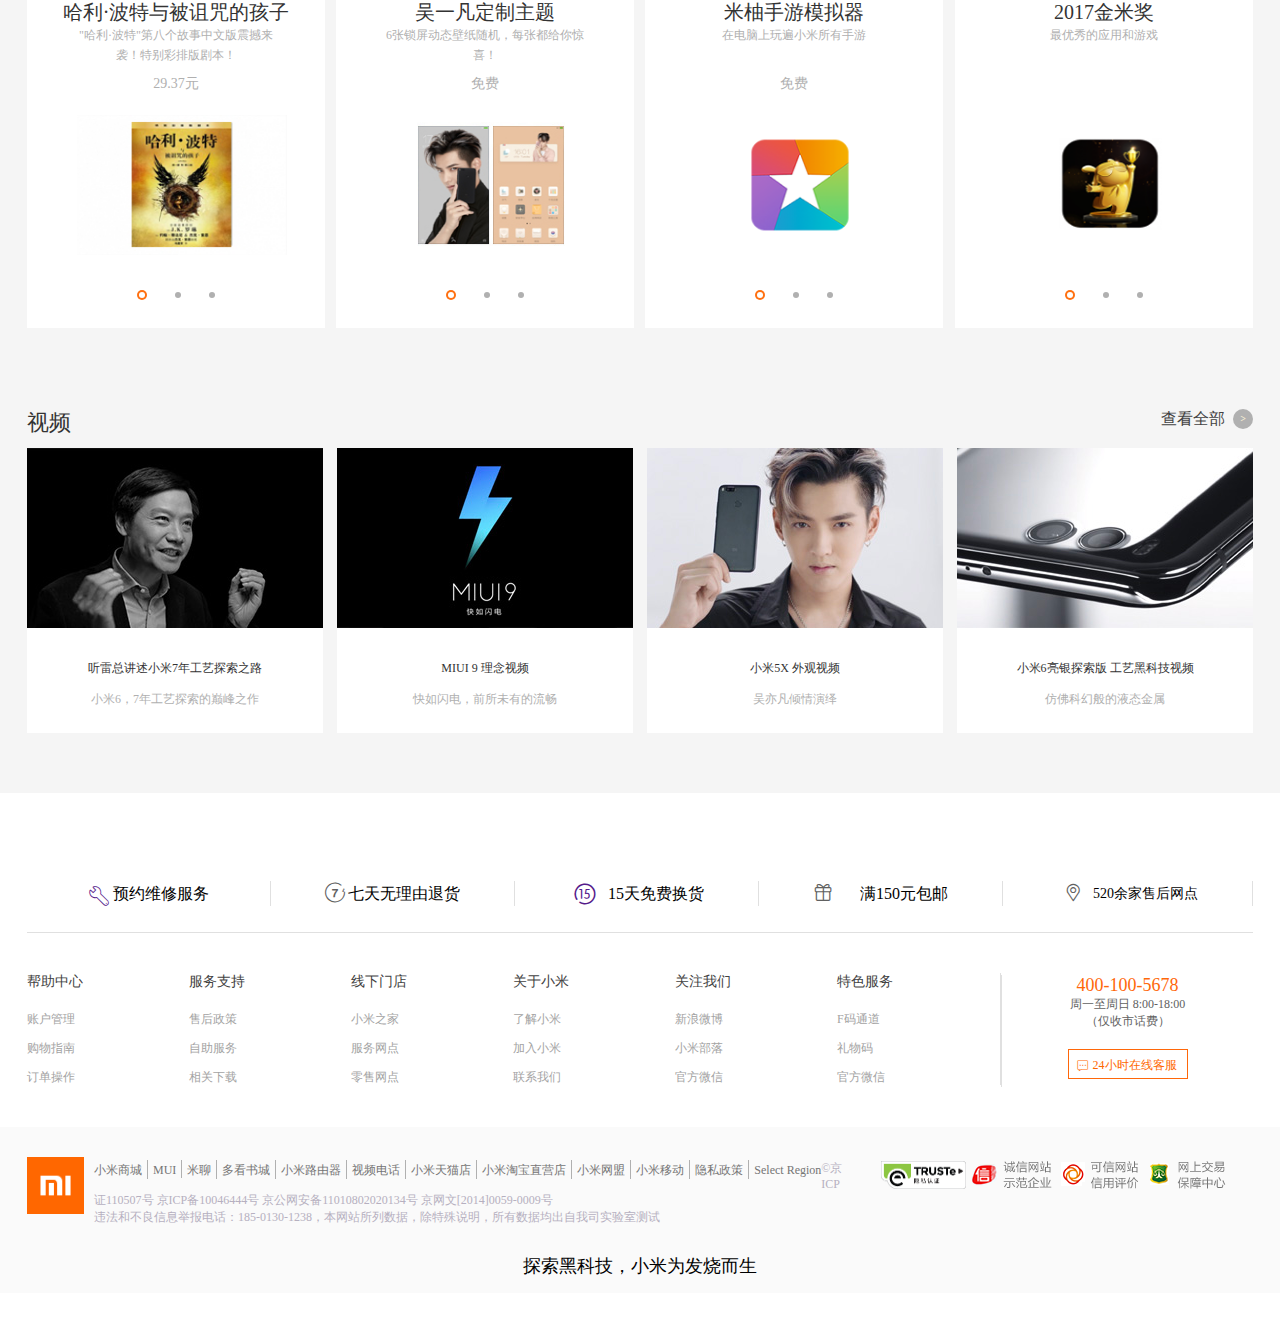
<file: 9.19项目/小米官网/index.html>
<!DOCTYPE html>
<html lang="en">
<head>
	<meta charset="UTF-8">
	<title>Document</title>
	<link rel="stylesheet" href="css/index.css">
	<link rel="stylesheet" href="iconfont/iconfont.css">
  <script src="js/index.js"></script>
</head>
<body>
    <!-- 头部开始 -->
	<header>
		<main>
			<ul class="head-left">
				<li><a href="" class="first">小米商城</a></li>
				<li><a href="">MIUI</a></li>
				<li><a href="">米聊</a></li>
				<li><a href="">游戏</a></li>
				<li><a href="">多看阅读</a></li>
				<li><a href="">云服务</a></li>
				<li><a href="">金融</a></li>
				<li><a href="">小米商城移动版</a></li>
				<li><a href="">问题反馈</a></li>
				<li><a href="" class="last"></a></li>
      </ul>
             
      <ul class="head-center">
				<li><a href="" class="center-first">登陆</a></li>
				<li><a href="">注册</a></li>
				<li><a href="" class="center-last">消息通知</a></li>
			</ul>


     
             
		</main>
	</header>
	<!-- 头部结束 -->
	<!-- 导航栏开始 -->
	<section class="nav">
		<a href="" class="logo"></a>
		<nav class="nav-center">
		   <!-- <ul class="nav-centerwenzi">
		  	 <li>
             <a href="">小米手机</a>
             
         </li>
		  	 <li>
             <a href="">红米</a>
             
         </li>
		  	 <li>
             <a href="">平板 · 笔记本</a>
             
         </li>
		  	 <li>
             <a href="">电视</a>
             
         </li>
		  	 <li>
             <a href="">盒子 · 影音</a>
             
         </li>
		  	 <li>
             <a href="">路由器</a>
             
         </li>
		  	 <li>
             <a href="">智能硬件</a>
             
         </li>
		  	 <li>
             <a href="">服务</a>
             
         </li>
		  	 <li>
             <a href="">社区</a>
             
         </li>
		  </ul> -->
		</nav>
		<div class="nav-right">
			<div clss="nav-right1">
				<a href="" class="nav-right1-zuo">小米MIX</a>
				<a href="" class="nav-right1-you">人工智能电视</a>
			</div>
			<div class="nav-right2">
     <a href="" class="iconfont icon-sousuo"></a>   
      </div>
		</div>
	</section>

	<!-- 导航栏结束 -->

	<!-- banner部分开始 -->
	<section class="banner">

	    <div class="banner-right">
		<ul class="img-list">
          <li><a href=""><img src="images/xmad_1502888298989_lnRYm.jpg" alt="" class="img1"></a></li>
          <li><a href=""><img src="images/xmad_14992333906394_OKPHW.jpg" alt=" class="img1""></a></li>
          <li><a href=""><img src="images/xmad_15023605898733_HhXTA.jpg" alt=" class="img1""></a></li>
          <li><a href=""><img src="images/xmad_15023606801297_fmSGc.jpg" alt=" class="img1""></a></li>
          <li><a href=""><img src="images/xmad_15023607455773_kgbyA (1).jpg" alt="" class="img1"></a></li>
          <li><a href=""><img src="images/xmad_15028836636777_FVzDh.jpg" alt="" class="img1"></a></li>
        </ul>
		 </div> 	
      
        
         <div class="iconfont icon-zuo"></div>
         <div class="hezi1"></div>
         <div class="iconfont icon-you"></div>
         <div class="hezi2"></div>

        <ul class="btn-list">
          <li></li>
          <li></li>
          <li></li>
          <li></li>
          <li></li>
          <li class="btn-last"></li>
        </ul>

       
       
    

		<div class="banner-left">
			<ul class="banner-left-image">
			    <li><a href="" class="banner-left-image1"><span>手机 电话卡</span><span class="span2">></span></a><ul class="nav-center1">1</ul></li>
				<li><a href=""><span>笔记本 平板</span><span class="span2">></span></a><ul class="nav-center1">2</ul></li>
				<li><a href=""><span>电视 盒子</span><span class="span2">></span></a><ul class="nav-center1">3</ul></li>
				<li><a href=""><span>路由器 智能硬件</span><span class="span2">></span></a><ul class="nav-center1">4</ul></li>
				<li><a href=""><span>移动电源 电池 插线板</span><span class="span2">></span></a><ul class="nav-center1">5</ul></li>
				<li><a href=""><span>耳机 音箱</span><span class="span2">></span></a><ul class="nav-center1">6</ul></li>
				<li><a href=""><span>保护套 贴膜</span><span class="span2">></span></a><ul class="nav-center1">7</ul></li>
				<li><a href=""><span>线材 支架 存储卡</span><span class="span2">></span></a><ul class="nav-center1">8</ul></li>
				<li><a href=""><span>箱包 服饰</span><span class="span2">></span></a><ul class="nav-center1">9</ul></li>
				<li><a href="" class="banner-left-image10"><span>米兔 生活周边</span><span class="span2">></span></a><ul class="nav-center1">10</ul></li>
				
            </ul>
		</div>
		
	</section>	

	  
 

	<!-- banner部分结束 -->


	<!-- banner的下面部分开始 -->
	<section class="choose">
  <div class="xuan">
  <div class="xian1"></div>
  <div class="xian2"></div>
  <div class="xian3"></div>
  <div class="xian4"></div>
  <div class="xian5"></div>
  <div class="xian6"></div>
  <div class="xian7"></div>
  <ul class="yipai">
    <li>
    <div class="iconfont icon-xuangoushouji"></div>
    <a href="">选购手机</a>
    </li>
    <li>
    <div class="iconfont icon-xuangoushouji"></div>
    <a href="">企业团购</a></li>
    <li>
        <div class="iconfont icon-xuangoushouji"></div>
    <a href="" class="zuihou">F码通道</a></li>
  </ul>
  <ul class="erpai">
    <li>
        <div class="iconfont icon-xuangoushouji"></div>
    <a href="">小米移动</a></li>
    <li>
        <div class="iconfont icon-xuangoushouji"></div>
    <a href="">以旧换新</a></li>
    <li>
    <div class="iconfont icon-xuangoushouji"></div>
    <a href="" class="zuihou">话费充值</a></li>
  </ul> 
  </div>  
  <a href="" class="tu1"><img src="images/banner2.png" alt="" class="img1"></a>
  <a href="" class="tu2"><img src="images/banner1.png" alt="" class="img1"></a>
  <a href="" class="tu3"><img src="images/banner3.png" alt="" class="img1"></a>
  </section>
  <!-- 选项结束 -->



 
    <!-- banner的下面部分结束  -->

    <!-- 小米明星单品开始-->
    <section class="mingxingdanpin">
    	<div class="mingxingdanpin-top">
    		<div class="mimgxingdanpin-top-left">小米明星单品</div>
    		<div class="mimgxingdanpin-top-right">
    			<div class="mimgxingdanpin-top-right1"><</div>
    			<div class="mimgxingdanpin-top-right2">></div>
    		</div>
    	</div>
    	<div class="mingxingdanpin-bottom">
    		<div class="mingxingdanpin-bottom-1">
    			<a href="" class="mingxingdanpin-bottom-1-img"><img src="images/xmad_14966625747867_qcTyh.png" alt="" class="img1"></a>
    			<a href="" class="mingxingdanpin-bottom-1-word1">红米4X</a>
    			<div href="" class="mingxingdanpin-bottom-1-word2">4100mAh超长续航，8 核处理器</div>
    			<div href="" class="mingxingdanpin-bottom-1-word3">699元起</div>
    		</div>


    		<div class="mingxingdanpin-bottom-2">
    			<a href="" class="mingxingdanpin-bottom-2-img"><img src="images/xmad_14930230036147_vfLxm.png" alt="" class="img2"></a>
    			<a href="" class="mingxingdanpin-bottom-2-word1">小米5c 移动版 3GB+64GB</a>
    			<div href="" class="mingxingdanpin-bottom-2-word2">OLED 显示屏幕，升级计步算法</div>
    			<div href="" class="mingxingdanpin-bottom-2-word3">149元</div>
    		</div>



    		<div class="mingxingdanpin-bottom-3">
    		    <a href="" class="mingxingdanpin-bottom-3-img"><img src="images/e991f1e2-20d8-40c3-bf1d-012b122c986b.png" alt="" class="img3"></a>
    			<a href="" class="mingxingdanpin-bottom-3-word1">小米5c 移动版 3GB+64GB</a>
    			<div href="" class="mingxingdanpin-bottom-3-word2">OLED 显示屏幕，升级计步算法</div>
    			<div href="" class="mingxingdanpin-bottom-3-word3">149元</div>
    			
    		</div>



    		<div class="mingxingdanpin-bottom-4">
    			<a href="" class="mingxingdanpin-bottom-4-img"><img src="images/xmad_14938805670516_eryYQ.png" alt="" class="img4"></a>
    			<a href="" class="mingxingdanpin-bottom-4-word1">小米5c 移动版 3GB+64GB</a>
    			<div href="" class="mingxingdanpin-bottom-4-word2">OLED 显示屏幕，升级计步算法</div>
    			<div href="" class="mingxingdanpin-bottom-4-word3">149元</div>
    		</div>



    		<div class="mingxingdanpin-bottom-5">
    			<a href="" class="mingxingdanpin-bottom-5-img"><img src="images/xmad_14938805670516_eryYQ.png" alt="" class="img5"></a>
    			<a href="" class="mingxingdanpin-bottom-5-word1">小米5c 移动版 3GB+64GB</a>
    			<div href="" class="mingxingdanpin-bottom-5-word2">OLED 显示屏幕，升级计步算法</div>
    			<div href="" class="mingxingdanpin-bottom-5-word3">149元</div>
    		</div>
    	</div>
    </section>



    <!-- 小米明星单品结束 -->


    <!-- 家电部分开始 -->
     <section class="jiadian">
       <div class="jiadian-top">
       	  <div class="jiadian-top-left">家电</div>
       	  <div class="jiadian-top-right">
       	  	<a class="jiadian-top-right1">热门</a>
       	  	<a class="jiadian-top-right2">电视影音</a>
       	  	<a class="jiadian-top-right3">电脑</a>
       	  	<a class="jiadian-top-right4">家居</a>
       	  </div>
       </div>
       <div class="jiadian-bottom">
       	 <a href="" class="jiadian-bottom-left"><img src="images/xmad_14950222431232_Twnyl.jpg" alt="" class="img6"></a>
       	 <div class="jiadian-bottpm-right">



       	 	<div class="jiadian-bottom-right-1">
       	 		<div class="jiadian-bottom-right-1-word1">享9折</div>
       	 		<a href="" class="jiadian-bottom-right-img"><img src="images/pms_1490077454_46128587!220x220.png" alt="" class="img7"></a>
       	 		<a href="" class="jiadian-bottom-right-1-word2">小米电视4A 49英寸</a>
       	 		<div class="jiadian-bottom-right-1-word3">8月19日-8月20日，立减400元</div>
       	 		<div class="jiadian-bottom-right-1-word4">
       	 			<div class="jiadian-bottom-right-1-word4-1">2199元</div>
       	 			<div class="jiadian-bottom-right-1-word4-2">2599元</div>
       	 		</div>
       	 		<div class="yincang">
       	 			<a href="" class="yincang-top">刚刚拿到手，因为房子还没装好，所以暂时看不了，不过感...</a>
       	 			<a href="" class="yincang-bottom">来自于 黑卢蹄子 的评价</a>
       	 		</div>

       	 	</div>



       	 	<div class="jiadian-bottom-right-2">
       	 	  <div class="jiadian-bottom-right-2-word1">享9折</div>
       	 		<a href="" class="jiadian-bottom-right-img2"><img src="images/pms_1490077454_46128587!220x220.png" alt="" class="img7"></a>
       	 		<a href="" class="jiadian-bottom-right-2-word2">小米电视4A 49英寸</a>
       	 		<div class="jiadian-bottom-right-2-word3">8月19日-8月20日，立减400元</div>
       	 		<div class="jiadian-bottom-right-2-word4">
       	 			<div class="jiadian-bottom-right-2-word4-1">2199元</div>
       	 			<div class="jiadian-bottom-right-2-word4-2">2599元</div>
       	 		</div>
       	 		<div class="yincang2">
       	 			<a href="" class="yincang2-top">刚刚拿到手，因为房子还没装好，所以暂时看不了，不过感...</a>
       	 			<a href="" class="yincang2-bottom">来自于 黑卢蹄子 的评价</a>
       	 		</div>
       	 	</div>



       	 	<div class="jiadian-bottom-right-3">
       	 		<div class="jiadian-bottom-right-3-word1">享9折</div>
       	 		<a href="" class="jiadian-bottom-right-img3"><img src="images/pms_1490077454_46128587!220x220.png" alt="" class="img7"></a>
       	 		<a href="" class="jiadian-bottom-right-3-word2">小米电视4A 49英寸</a>
       	 		<div class="jiadian-bottom-right-3-word3">8月19日-8月20日，立减400元</div>
       	 		<div class="jiadian-bottom-right-3-word4">
       	 			<div class="jiadian-bottom-right-3-word4-1">2199元</div>
       	 			<div class="jiadian-bottom-right-3-word4-2">2599元</div>
       	 		</div>
       	 		<div class="yincang3">
       	 			<a href="" class="yincang3-top">刚刚拿到手，因为房子还没装好，所以暂时看不了，不过感...</a>
       	 			<a href="" class="yincang3-bottom">来自于 黑卢蹄子 的评价</a>
       	 		</div>



       	 	</div>




       	 	<div class="jiadian-bottom-right-4">
       	 		<div class="jiadian-bottom-right-4-word1">享9折</div>
       	 		<a href="" class="jiadian-bottom-right-img4"><img src="images/pms_1490077454_46128587!220x220.png" alt="" class="img7"></a>
       	 		<a href="" class="jiadian-bottom-right-4-word2">小米电视4A 49英寸</a>
       	 		<div class="jiadian-bottom-right-4-word3">8月19日-8月20日，立减400元</div>
       	 		<div class="jiadian-bottom-right-4-word4">
       	 			<div class="jiadian-bottom-right-4-word4-1">2199元</div>
       	 			<div class="jiadian-bottom-right-4-word4-2">2599元</div>
       	 		</div>
       	 		<div class="yincang4">
       	 			<a href="" class="yincang4-top">刚刚拿到手，因为房子还没装好，所以暂时看不了，不过感...</a>
       	 			<a href="" class="yincang4-bottom">来自于 黑卢蹄子 的评价</a>
       	 		</div>
       	 	</div>



       	 	<div class="jiadian-bottom-right-5">
       	 		<div class="jiadian-bottom-right-5-word1">享9折</div>
       	 		<a href="" class="jiadian-bottom-right-img5"><img src="images/pms_1490077454_46128587!220x220.png" alt="" class="img7"></a>
       	 		<a href="" class="jiadian-bottom-right-5-word2">小米电视4A 49英寸</a>
       	 		<div class="jiadian-bottom-right-5-word3">8月19日-8月20日，立减400元</div>
       	 		<div class="jiadian-bottom-right-5-word4">
       	 			<div class="jiadian-bottom-right-5-word4-1">2199元</div>
       	 			<div class="jiadian-bottom-right-5-word4-2">2599元</div>
       	 		</div>
       	 		<div class="yincang5">
       	 			<a href="" class="yincang5-top">刚刚拿到手，因为房子还没装好，所以暂时看不了，不过感...</a>
       	 			<a href="" class="yincang5-bottom">来自于 黑卢蹄子 的评价</a>
       	 		</div>
       	 	</div>





       	 	<div class="jiadian-bottom-right-6">
       	 		<div class="jiadian-bottom-right-6-word1">享9折</div>
       	 		<a href="" class="jiadian-bottom-right-img6"><img src="images/pms_1490077454_46128587!220x220.png" alt="" class="img7"></a>
       	 		<a href="" class="jiadian-bottom-right-6-word2">小米电视4A 49英寸</a>
       	 		<div class="jiadian-bottom-right-6-word3">8月19日-8月20日，立减400元</div>
       	 		<div class="jiadian-bottom-right-6-word4">
       	 			<div class="jiadian-bottom-right-6-word4-1">2199元</div>
       	 			<div class="jiadian-bottom-right-6-word4-2">2599元</div>
       	 		</div>
       	 		<div class="yincang6">
       	 			<a href="" class="yincang6-top">刚刚拿到手，因为房子还没装好，所以暂时看不了，不过感...</a>
       	 			<a href="" class="yincang6-bottom">来自于 黑卢蹄子 的评价</a>
       	 		</div>
       	 	</div>



       	 	<div class="jiadian-bottom-right-7">
       	 		<div class="jiadian-bottom-right-7-word1">享9折</div>
       	 		<a href="" class="jiadian-bottom-right-img7"><img src="images/pms_1490077454_46128587!220x220.png" alt="" class="img7"></a>
       	 		<a href="" class="jiadian-bottom-right-7-word2">小米电视4A 49英寸</a>
       	 		<div class="jiadian-bottom-right-7-word3">8月19日-8月20日，立减400元</div>
       	 		<div class="jiadian-bottom-right-7-word4">
       	 			<div class="jiadian-bottom-right-7-word4-1">2199元</div>
       	 			<div class="jiadian-bottom-right-7-word4-2">2599元</div>
       	 		</div>
       	 		<div class="yincang7">
       	 			<a href="" class="yincang7-top">刚刚拿到手，因为房子还没装好，所以暂时看不了，不过感...</a>
       	 			<a href="" class="yincang7-bottom">来自于 黑卢蹄子 的评价</a>
       	 		</div>
       	 	</div>





       	 	<div class="jiadian-bottom-right-8">
       	 		<div class="jiadian-bottom-right-8-top">
       	 			<a href="" class="jiadian-bottom-right-8-top-1">小白摄像机</a>
       	 			<div class="jiadian-bottom-right-8-top-2">399元</div>
       	 			<a href="" class="jiadian-bottom-right-8-top-3"><img src="images/pms_1468806372_46368911!220x220.jpg" alt="" class="img7"></a>
       	 		</div>


       	 		<div class="jiadian-bottom-right-8-bottom">
       	 			<a href="" class="jiadian-bottom-right-8-bottom-1">浏览更多</a>
       	 			<div class="jiadian-bottom-right-8-bottom-2">热门</div>
       	 			<a href="" class="iconfont icon-gengduo"></a>
       	 			 
       	 		</div>
       	 	</div>




       	 </div>
       </div>
     	
     </section>

    <!-- 家电部分结束 -->
        <!-- 家电部分开始 -->
     <section class="jiadian">
       <div class="jiadian-top">
          <div class="jiadian-top-left">家电</div>
          <div class="jiadian-top-right">
            <a class="jiadian-top-right1">热门</a>
            <a class="jiadian-top-right2">电视影音</a>
            <a class="jiadian-top-right3">电脑</a>
            <a class="jiadian-top-right4">家居</a>
          </div>
       </div>
       <div class="jiadian-bottom">
         <a href="" class="jiadian-bottom-left"><img src="images/xmad_14950222431232_Twnyl.jpg" alt="" class="img6"></a>
         <div class="jiadian-bottpm-right">



          <div class="jiadian-bottom-right-1">
            <div class="jiadian-bottom-right-1-word1">享9折</div>
            <a href="" class="jiadian-bottom-right-img"><img src="images/pms_1490077454_46128587!220x220.png" alt="" class="img7"></a>
            <a href="" class="jiadian-bottom-right-1-word2">小米电视4A 49英寸</a>
            <div class="jiadian-bottom-right-1-word3">8月19日-8月20日，立减400元</div>
            <div class="jiadian-bottom-right-1-word4">
              <div class="jiadian-bottom-right-1-word4-1">2199元</div>
              <div class="jiadian-bottom-right-1-word4-2">2599元</div>
            </div>
            <div class="yincang">
              <a href="" class="yincang-top">刚刚拿到手，因为房子还没装好，所以暂时看不了，不过感...</a>
              <a href="" class="yincang-bottom">来自于 黑卢蹄子 的评价</a>
            </div>

          </div>



          <div class="jiadian-bottom-right-2">
            <div class="jiadian-bottom-right-2-word1">享9折</div>
            <a href="" class="jiadian-bottom-right-img2"><img src="images/pms_1490077454_46128587!220x220.png" alt="" class="img7"></a>
            <a href="" class="jiadian-bottom-right-2-word2">小米电视4A 49英寸</a>
            <div class="jiadian-bottom-right-2-word3">8月19日-8月20日，立减400元</div>
            <div class="jiadian-bottom-right-2-word4">
              <div class="jiadian-bottom-right-2-word4-1">2199元</div>
              <div class="jiadian-bottom-right-2-word4-2">2599元</div>
            </div>
            <div class="yincang2">
              <a href="" class="yincang2-top">刚刚拿到手，因为房子还没装好，所以暂时看不了，不过感...</a>
              <a href="" class="yincang2-bottom">来自于 黑卢蹄子 的评价</a>
            </div>
          </div>



          <div class="jiadian-bottom-right-3">
            <div class="jiadian-bottom-right-3-word1">享9折</div>
            <a href="" class="jiadian-bottom-right-img3"><img src="images/pms_1490077454_46128587!220x220.png" alt="" class="img7"></a>
            <a href="" class="jiadian-bottom-right-3-word2">小米电视4A 49英寸</a>
            <div class="jiadian-bottom-right-3-word3">8月19日-8月20日，立减400元</div>
            <div class="jiadian-bottom-right-3-word4">
              <div class="jiadian-bottom-right-3-word4-1">2199元</div>
              <div class="jiadian-bottom-right-3-word4-2">2599元</div>
            </div>
            <div class="yincang3">
              <a href="" class="yincang3-top">刚刚拿到手，因为房子还没装好，所以暂时看不了，不过感...</a>
              <a href="" class="yincang3-bottom">来自于 黑卢蹄子 的评价</a>
            </div>



          </div>




          <div class="jiadian-bottom-right-4">
            <div class="jiadian-bottom-right-4-word1">享9折</div>
            <a href="" class="jiadian-bottom-right-img4"><img src="images/pms_1490077454_46128587!220x220.png" alt="" class="img7"></a>
            <a href="" class="jiadian-bottom-right-4-word2">小米电视4A 49英寸</a>
            <div class="jiadian-bottom-right-4-word3">8月19日-8月20日，立减400元</div>
            <div class="jiadian-bottom-right-4-word4">
              <div class="jiadian-bottom-right-4-word4-1">2199元</div>
              <div class="jiadian-bottom-right-4-word4-2">2599元</div>
            </div>
            <div class="yincang4">
              <a href="" class="yincang4-top">刚刚拿到手，因为房子还没装好，所以暂时看不了，不过感...</a>
              <a href="" class="yincang4-bottom">来自于 黑卢蹄子 的评价</a>
            </div>
          </div>



          <div class="jiadian-bottom-right-5">
            <div class="jiadian-bottom-right-5-word1">享9折</div>
            <a href="" class="jiadian-bottom-right-img5"><img src="images/pms_1490077454_46128587!220x220.png" alt="" class="img7"></a>
            <a href="" class="jiadian-bottom-right-5-word2">小米电视4A 49英寸</a>
            <div class="jiadian-bottom-right-5-word3">8月19日-8月20日，立减400元</div>
            <div class="jiadian-bottom-right-5-word4">
              <div class="jiadian-bottom-right-5-word4-1">2199元</div>
              <div class="jiadian-bottom-right-5-word4-2">2599元</div>
            </div>
            <div class="yincang5">
              <a href="" class="yincang5-top">刚刚拿到手，因为房子还没装好，所以暂时看不了，不过感...</a>
              <a href="" class="yincang5-bottom">来自于 黑卢蹄子 的评价</a>
            </div>
          </div>





          <div class="jiadian-bottom-right-6">
            <div class="jiadian-bottom-right-6-word1">享9折</div>
            <a href="" class="jiadian-bottom-right-img6"><img src="images/pms_1490077454_46128587!220x220.png" alt="" class="img7"></a>
            <a href="" class="jiadian-bottom-right-6-word2">小米电视4A 49英寸</a>
            <div class="jiadian-bottom-right-6-word3">8月19日-8月20日，立减400元</div>
            <div class="jiadian-bottom-right-6-word4">
              <div class="jiadian-bottom-right-6-word4-1">2199元</div>
              <div class="jiadian-bottom-right-6-word4-2">2599元</div>
            </div>
            <div class="yincang6">
              <a href="" class="yincang6-top">刚刚拿到手，因为房子还没装好，所以暂时看不了，不过感...</a>
              <a href="" class="yincang6-bottom">来自于 黑卢蹄子 的评价</a>
            </div>
          </div>



          <div class="jiadian-bottom-right-7">
            <div class="jiadian-bottom-right-7-word1">享9折</div>
            <a href="" class="jiadian-bottom-right-img7"><img src="images/pms_1490077454_46128587!220x220.png" alt="" class="img7"></a>
            <a href="" class="jiadian-bottom-right-7-word2">小米电视4A 49英寸</a>
            <div class="jiadian-bottom-right-7-word3">8月19日-8月20日，立减400元</div>
            <div class="jiadian-bottom-right-7-word4">
              <div class="jiadian-bottom-right-7-word4-1">2199元</div>
              <div class="jiadian-bottom-right-7-word4-2">2599元</div>
            </div>
            <div class="yincang7">
              <a href="" class="yincang7-top">刚刚拿到手，因为房子还没装好，所以暂时看不了，不过感...</a>
              <a href="" class="yincang7-bottom">来自于 黑卢蹄子 的评价</a>
            </div>
          </div>





          <div class="jiadian-bottom-right-8">
            <div class="jiadian-bottom-right-8-top">
              <a href="" class="jiadian-bottom-right-8-top-1">小白摄像机</a>
              <div class="jiadian-bottom-right-8-top-2">399元</div>
              <a href="" class="jiadian-bottom-right-8-top-3"><img src="images/pms_1468806372_46368911!220x220.jpg" alt="" class="img7"></a>
            </div>


            <div class="jiadian-bottom-right-8-bottom">
              <a href="" class="jiadian-bottom-right-8-bottom-1">浏览更多</a>
              <div class="jiadian-bottom-right-8-bottom-2">热门</div>
              <a href="" class="iconfont icon-gengduo"></a>
               
            </div>
          </div>




         </div>
       </div>
      
     </section>

    <!-- 家电部分结束 -->
        <!-- 家电部分开始 -->
     <section class="jiadian">
       <div class="jiadian-top">
          <div class="jiadian-top-left">家电</div>
          <div class="jiadian-top-right">
            <a class="jiadian-top-right1">热门</a>
            <a class="jiadian-top-right2">电视影音</a>
            <a class="jiadian-top-right3">电脑</a>
            <a class="jiadian-top-right4">家居</a>
          </div>
       </div>
       <div class="jiadian-bottom">
         <a href="" class="jiadian-bottom-left"><img src="images/xmad_14950222431232_Twnyl.jpg" alt="" class="img6"></a>
         <div class="jiadian-bottpm-right">



          <div class="jiadian-bottom-right-1">
            <div class="jiadian-bottom-right-1-word1">享9折</div>
            <a href="" class="jiadian-bottom-right-img"><img src="images/pms_1490077454_46128587!220x220.png" alt="" class="img7"></a>
            <a href="" class="jiadian-bottom-right-1-word2">小米电视4A 49英寸</a>
            <div class="jiadian-bottom-right-1-word3">8月19日-8月20日，立减400元</div>
            <div class="jiadian-bottom-right-1-word4">
              <div class="jiadian-bottom-right-1-word4-1">2199元</div>
              <div class="jiadian-bottom-right-1-word4-2">2599元</div>
            </div>
            <div class="yincang">
              <a href="" class="yincang-top">刚刚拿到手，因为房子还没装好，所以暂时看不了，不过感...</a>
              <a href="" class="yincang-bottom">来自于 黑卢蹄子 的评价</a>
            </div>

          </div>



          <div class="jiadian-bottom-right-2">
            <div class="jiadian-bottom-right-2-word1">享9折</div>
            <a href="" class="jiadian-bottom-right-img2"><img src="images/pms_1490077454_46128587!220x220.png" alt="" class="img7"></a>
            <a href="" class="jiadian-bottom-right-2-word2">小米电视4A 49英寸</a>
            <div class="jiadian-bottom-right-2-word3">8月19日-8月20日，立减400元</div>
            <div class="jiadian-bottom-right-2-word4">
              <div class="jiadian-bottom-right-2-word4-1">2199元</div>
              <div class="jiadian-bottom-right-2-word4-2">2599元</div>
            </div>
            <div class="yincang2">
              <a href="" class="yincang2-top">刚刚拿到手，因为房子还没装好，所以暂时看不了，不过感...</a>
              <a href="" class="yincang2-bottom">来自于 黑卢蹄子 的评价</a>
            </div>
          </div>



          <div class="jiadian-bottom-right-3">
            <div class="jiadian-bottom-right-3-word1">享9折</div>
            <a href="" class="jiadian-bottom-right-img3"><img src="images/pms_1490077454_46128587!220x220.png" alt="" class="img7"></a>
            <a href="" class="jiadian-bottom-right-3-word2">小米电视4A 49英寸</a>
            <div class="jiadian-bottom-right-3-word3">8月19日-8月20日，立减400元</div>
            <div class="jiadian-bottom-right-3-word4">
              <div class="jiadian-bottom-right-3-word4-1">2199元</div>
              <div class="jiadian-bottom-right-3-word4-2">2599元</div>
            </div>
            <div class="yincang3">
              <a href="" class="yincang3-top">刚刚拿到手，因为房子还没装好，所以暂时看不了，不过感...</a>
              <a href="" class="yincang3-bottom">来自于 黑卢蹄子 的评价</a>
            </div>



          </div>




          <div class="jiadian-bottom-right-4">
            <div class="jiadian-bottom-right-4-word1">享9折</div>
            <a href="" class="jiadian-bottom-right-img4"><img src="images/pms_1490077454_46128587!220x220.png" alt="" class="img7"></a>
            <a href="" class="jiadian-bottom-right-4-word2">小米电视4A 49英寸</a>
            <div class="jiadian-bottom-right-4-word3">8月19日-8月20日，立减400元</div>
            <div class="jiadian-bottom-right-4-word4">
              <div class="jiadian-bottom-right-4-word4-1">2199元</div>
              <div class="jiadian-bottom-right-4-word4-2">2599元</div>
            </div>
            <div class="yincang4">
              <a href="" class="yincang4-top">刚刚拿到手，因为房子还没装好，所以暂时看不了，不过感...</a>
              <a href="" class="yincang4-bottom">来自于 黑卢蹄子 的评价</a>
            </div>
          </div>



          <div class="jiadian-bottom-right-5">
            <div class="jiadian-bottom-right-5-word1">享9折</div>
            <a href="" class="jiadian-bottom-right-img5"><img src="images/pms_1490077454_46128587!220x220.png" alt="" class="img7"></a>
            <a href="" class="jiadian-bottom-right-5-word2">小米电视4A 49英寸</a>
            <div class="jiadian-bottom-right-5-word3">8月19日-8月20日，立减400元</div>
            <div class="jiadian-bottom-right-5-word4">
              <div class="jiadian-bottom-right-5-word4-1">2199元</div>
              <div class="jiadian-bottom-right-5-word4-2">2599元</div>
            </div>
            <div class="yincang5">
              <a href="" class="yincang5-top">刚刚拿到手，因为房子还没装好，所以暂时看不了，不过感...</a>
              <a href="" class="yincang5-bottom">来自于 黑卢蹄子 的评价</a>
            </div>
          </div>





          <div class="jiadian-bottom-right-6">
            <div class="jiadian-bottom-right-6-word1">享9折</div>
            <a href="" class="jiadian-bottom-right-img6"><img src="images/pms_1490077454_46128587!220x220.png" alt="" class="img7"></a>
            <a href="" class="jiadian-bottom-right-6-word2">小米电视4A 49英寸</a>
            <div class="jiadian-bottom-right-6-word3">8月19日-8月20日，立减400元</div>
            <div class="jiadian-bottom-right-6-word4">
              <div class="jiadian-bottom-right-6-word4-1">2199元</div>
              <div class="jiadian-bottom-right-6-word4-2">2599元</div>
            </div>
            <div class="yincang6">
              <a href="" class="yincang6-top">刚刚拿到手，因为房子还没装好，所以暂时看不了，不过感...</a>
              <a href="" class="yincang6-bottom">来自于 黑卢蹄子 的评价</a>
            </div>
          </div>



          <div class="jiadian-bottom-right-7">
            <div class="jiadian-bottom-right-7-word1">享9折</div>
            <a href="" class="jiadian-bottom-right-img7"><img src="images/pms_1490077454_46128587!220x220.png" alt="" class="img7"></a>
            <a href="" class="jiadian-bottom-right-7-word2">小米电视4A 49英寸</a>
            <div class="jiadian-bottom-right-7-word3">8月19日-8月20日，立减400元</div>
            <div class="jiadian-bottom-right-7-word4">
              <div class="jiadian-bottom-right-7-word4-1">2199元</div>
              <div class="jiadian-bottom-right-7-word4-2">2599元</div>
            </div>
            <div class="yincang7">
              <a href="" class="yincang7-top">刚刚拿到手，因为房子还没装好，所以暂时看不了，不过感...</a>
              <a href="" class="yincang7-bottom">来自于 黑卢蹄子 的评价</a>
            </div>
          </div>





          <div class="jiadian-bottom-right-8">
            <div class="jiadian-bottom-right-8-top">
              <a href="" class="jiadian-bottom-right-8-top-1">小白摄像机</a>
              <div class="jiadian-bottom-right-8-top-2">399元</div>
              <a href="" class="jiadian-bottom-right-8-top-3"><img src="images/pms_1468806372_46368911!220x220.jpg" alt="" class="img7"></a>
            </div>


            <div class="jiadian-bottom-right-8-bottom">
              <a href="" class="jiadian-bottom-right-8-bottom-1">浏览更多</a>
              <div class="jiadian-bottom-right-8-bottom-2">热门</div>
              <a href="" class="iconfont icon-gengduo"></a>
               
            </div>
          </div>




         </div>
       </div>
      
     </section>

    <!-- 家电部分结束 -->
        <!-- 家电部分开始 -->
     <section class="jiadian">
       <div class="jiadian-top">
          <div class="jiadian-top-left">家电</div>
          <div class="jiadian-top-right">
            <a class="jiadian-top-right1">热门</a>
            <a class="jiadian-top-right2">电视影音</a>
            <a class="jiadian-top-right3">电脑</a>
            <a class="jiadian-top-right4">家居</a>
          </div>
       </div>
       <div class="jiadian-bottom">
         <a href="" class="jiadian-bottom-left"><img src="images/xmad_14950222431232_Twnyl.jpg" alt="" class="img6"></a>
         <div class="jiadian-bottpm-right">



          <div class="jiadian-bottom-right-1">
            <div class="jiadian-bottom-right-1-word1">享9折</div>
            <a href="" class="jiadian-bottom-right-img"><img src="images/pms_1490077454_46128587!220x220.png" alt="" class="img7"></a>
            <a href="" class="jiadian-bottom-right-1-word2">小米电视4A 49英寸</a>
            <div class="jiadian-bottom-right-1-word3">8月19日-8月20日，立减400元</div>
            <div class="jiadian-bottom-right-1-word4">
              <div class="jiadian-bottom-right-1-word4-1">2199元</div>
              <div class="jiadian-bottom-right-1-word4-2">2599元</div>
            </div>
            <div class="yincang">
              <a href="" class="yincang-top">刚刚拿到手，因为房子还没装好，所以暂时看不了，不过感...</a>
              <a href="" class="yincang-bottom">来自于 黑卢蹄子 的评价</a>
            </div>

          </div>



          <div class="jiadian-bottom-right-2">
            <div class="jiadian-bottom-right-2-word1">享9折</div>
            <a href="" class="jiadian-bottom-right-img2"><img src="images/pms_1490077454_46128587!220x220.png" alt="" class="img7"></a>
            <a href="" class="jiadian-bottom-right-2-word2">小米电视4A 49英寸</a>
            <div class="jiadian-bottom-right-2-word3">8月19日-8月20日，立减400元</div>
            <div class="jiadian-bottom-right-2-word4">
              <div class="jiadian-bottom-right-2-word4-1">2199元</div>
              <div class="jiadian-bottom-right-2-word4-2">2599元</div>
            </div>
            <div class="yincang2">
              <a href="" class="yincang2-top">刚刚拿到手，因为房子还没装好，所以暂时看不了，不过感...</a>
              <a href="" class="yincang2-bottom">来自于 黑卢蹄子 的评价</a>
            </div>
          </div>



          <div class="jiadian-bottom-right-3">
            <div class="jiadian-bottom-right-3-word1">享9折</div>
            <a href="" class="jiadian-bottom-right-img3"><img src="images/pms_1490077454_46128587!220x220.png" alt="" class="img7"></a>
            <a href="" class="jiadian-bottom-right-3-word2">小米电视4A 49英寸</a>
            <div class="jiadian-bottom-right-3-word3">8月19日-8月20日，立减400元</div>
            <div class="jiadian-bottom-right-3-word4">
              <div class="jiadian-bottom-right-3-word4-1">2199元</div>
              <div class="jiadian-bottom-right-3-word4-2">2599元</div>
            </div>
            <div class="yincang3">
              <a href="" class="yincang3-top">刚刚拿到手，因为房子还没装好，所以暂时看不了，不过感...</a>
              <a href="" class="yincang3-bottom">来自于 黑卢蹄子 的评价</a>
            </div>



          </div>




          <div class="jiadian-bottom-right-4">
            <div class="jiadian-bottom-right-4-word1">享9折</div>
            <a href="" class="jiadian-bottom-right-img4"><img src="images/pms_1490077454_46128587!220x220.png" alt="" class="img7"></a>
            <a href="" class="jiadian-bottom-right-4-word2">小米电视4A 49英寸</a>
            <div class="jiadian-bottom-right-4-word3">8月19日-8月20日，立减400元</div>
            <div class="jiadian-bottom-right-4-word4">
              <div class="jiadian-bottom-right-4-word4-1">2199元</div>
              <div class="jiadian-bottom-right-4-word4-2">2599元</div>
            </div>
            <div class="yincang4">
              <a href="" class="yincang4-top">刚刚拿到手，因为房子还没装好，所以暂时看不了，不过感...</a>
              <a href="" class="yincang4-bottom">来自于 黑卢蹄子 的评价</a>
            </div>
          </div>



          <div class="jiadian-bottom-right-5">
            <div class="jiadian-bottom-right-5-word1">享9折</div>
            <a href="" class="jiadian-bottom-right-img5"><img src="images/pms_1490077454_46128587!220x220.png" alt="" class="img7"></a>
            <a href="" class="jiadian-bottom-right-5-word2">小米电视4A 49英寸</a>
            <div class="jiadian-bottom-right-5-word3">8月19日-8月20日，立减400元</div>
            <div class="jiadian-bottom-right-5-word4">
              <div class="jiadian-bottom-right-5-word4-1">2199元</div>
              <div class="jiadian-bottom-right-5-word4-2">2599元</div>
            </div>
            <div class="yincang5">
              <a href="" class="yincang5-top">刚刚拿到手，因为房子还没装好，所以暂时看不了，不过感...</a>
              <a href="" class="yincang5-bottom">来自于 黑卢蹄子 的评价</a>
            </div>
          </div>





          <div class="jiadian-bottom-right-6">
            <div class="jiadian-bottom-right-6-word1">享9折</div>
            <a href="" class="jiadian-bottom-right-img6"><img src="images/pms_1490077454_46128587!220x220.png" alt="" class="img7"></a>
            <a href="" class="jiadian-bottom-right-6-word2">小米电视4A 49英寸</a>
            <div class="jiadian-bottom-right-6-word3">8月19日-8月20日，立减400元</div>
            <div class="jiadian-bottom-right-6-word4">
              <div class="jiadian-bottom-right-6-word4-1">2199元</div>
              <div class="jiadian-bottom-right-6-word4-2">2599元</div>
            </div>
            <div class="yincang6">
              <a href="" class="yincang6-top">刚刚拿到手，因为房子还没装好，所以暂时看不了，不过感...</a>
              <a href="" class="yincang6-bottom">来自于 黑卢蹄子 的评价</a>
            </div>
          </div>



          <div class="jiadian-bottom-right-7">
            <div class="jiadian-bottom-right-7-word1">享9折</div>
            <a href="" class="jiadian-bottom-right-img7"><img src="images/pms_1490077454_46128587!220x220.png" alt="" class="img7"></a>
            <a href="" class="jiadian-bottom-right-7-word2">小米电视4A 49英寸</a>
            <div class="jiadian-bottom-right-7-word3">8月19日-8月20日，立减400元</div>
            <div class="jiadian-bottom-right-7-word4">
              <div class="jiadian-bottom-right-7-word4-1">2199元</div>
              <div class="jiadian-bottom-right-7-word4-2">2599元</div>
            </div>
            <div class="yincang7">
              <a href="" class="yincang7-top">刚刚拿到手，因为房子还没装好，所以暂时看不了，不过感...</a>
              <a href="" class="yincang7-bottom">来自于 黑卢蹄子 的评价</a>
            </div>
          </div>





          <div class="jiadian-bottom-right-8">
            <div class="jiadian-bottom-right-8-top">
              <a href="" class="jiadian-bottom-right-8-top-1">小白摄像机</a>
              <div class="jiadian-bottom-right-8-top-2">399元</div>
              <a href="" class="jiadian-bottom-right-8-top-3"><img src="images/pms_1468806372_46368911!220x220.jpg" alt="" class="img7"></a>
            </div>


            <div class="jiadian-bottom-right-8-bottom">
              <a href="" class="jiadian-bottom-right-8-bottom-1">浏览更多</a>
              <div class="jiadian-bottom-right-8-bottom-2">热门</div>
              <a href="" class="iconfont icon-gengduo"></a>
               
            </div>
          </div>




         </div>
       </div>
      
     </section>

    <!-- 家电部分结束 -->
 
  <!-- 热评产品开始 -->
  <section class="reping">
    <div class="repingchanpin">
    <div class="top">
      <span>热评产品</span>
    </div>  
    <ul class="bottom">
      <li>
      <a href="" class="tu"><img src="images/1.jpg" alt="" class="img1"></a>
      <p class="p1"><a href="" class="wen">样子好可爱，特别是转来转去时很有趣。让它休眠时它就会把头转过去背对着你了，唤醒它又会自动转回来。你叫...</a></p>
      <p class="p2"> 来自于 随风 的评价 </p>
      <div class="hang">
        <h3><a href="" class="p3">米家小白智能摄像机</a></h3>
        <span>|</span>
        <p class="p4">399元</p>
      </div>
      </li>
      <li>
        <a href="" class="tu"><img src="images/2.jpg" alt="" class="img1"></a>
      <p class="p1"><a href="" class="wen">先五星好评。再来说说小米空气净化器，北方的天气雾霾越来越常态，这就迫切需要一台性价比高的空气净化器，...</a></p>
      <p class="p2">来自于 sddyboy 的评价</p>
      <div class="hang">
        <h3><a href="" class="p3">小米空气净化器2</a></h3>
        <span>|</span>
        <p class="p4">699元</p>
      </div>
      </li>
      <li>
        <a href="" class="tu"><img src="images/3.jpg" alt="" class="img1"></a>
      <p class="p1"><a href="" class="wen">很小巧 像不喜欢戴活塞的人可以试试这种~很舒服包装还是一如既往的简洁 要是有盒子就好了=￣ω￣=</a></p>
      <p class="p2"> 来自于 鹤唳 的评价 </p>
      <div class="hang">
        <h3><a href="" class="p3">米家小白智能摄像机</a></h3>
        <span>|</span>
        <p class="p4">399元</p>
      </div>
      </li>
      <li class="last">
        <a href="" class="tu"><img src="images/4.jpg" alt="" class="img1"></a>
      <p class="p1"><a href="" class="wen">非常可爱，一拿到小宝宝还没享受，一帮大宝宝先high了一把，同事也想买，希望早点大卖</a></p>
      <p class="p2"> 来自于 秘密 的评价 </p>
      <div class="hang">
        <h3><a href="" class="p3">米兔智能故事机</a></h3>
        <span>|</span>
        <p class="p4">199元</p>
      </div>
      </li>
    </ul>
    </div>
  </section>
  <!-- 热评产品结束 -->


    <!-- 内容开始 -->
    <section class="neirong">
      <div class="neirong-top">内容</div>


      <div class="neirong-bottom">
        <div class="neirong-bottom-1">
          <div class="neirong-bottom-1-1">图书</div>
          <a href="" class="neirong-bottom-1-2">哈利·波特与被诅咒的孩子</a>
          <a href="" class="neirong-bottom-1-3">"哈利·波特"第八个故事中文版震撼来</a>
          <a href="" class="neirong-bottom-1-4">袭！特别彩排版剧本！</a>
          <a href="" class="neirong-bottom-1-5">29.37元</a>
          <a href="" class="neirong-bottom-1-6"><img src="images/5e5da924-84e3-4959-9e25-5891cdf30757.png" alt="" class="img7"></a>


          <div class="neirong-bottom-1-7">
            <div class="neirong-bottom-1-7-1"></div>
            <div class="neirong-bottom-1-7-2"></div>
            <a href="" class="neirong-bottom-1-7-3"></a>
            <a href="" class="neirong-bottom-1-7-4"></a>
          </div>


          <div class="neirong-bottom-1-8"><</div>
          <div class="neirong-bottom-1-9">></div>



        </div>




        <div class="neirong-bottom-2">
          <div class="neirong-bottom-2-1">MIUI 主题</div>
          <a href="" class="neirong-bottom-2-2">吴一凡定制主题</a>
          <a href="" class="neirong-bottom-2-3">6张锁屏动态壁纸随机，每张都给你惊</a>
          <a href="" class="neirong-bottom-2-4">喜！</a>
          <a href="" class="neirong-bottom-2-5">免费</a>
          <a href="" class="neirong-bottom-2-6"><img src="images/xmad_15023308354557_ZPYRq.jpg" alt="" class="img7"></a>


          <div class="neirong-bottom-2-7">
            <div class="neirong-bottom-2-7-1"></div>
            <div class="neirong-bottom-2-7-2"></div>
            <a href="" class="neirong-bottom-2-7-3"></a>
            <a href="" class="neirong-bottom-2-7-4"></a>
          </div>


          <div class="neirong-bottom-2-8"><</div>
          <div class="neirong-bottom-2-9">></div>

        </div>


        <div class="neirong-bottom-3">
          <div class="neirong-bottom-3-1">游戏</div>
          <a href="" class="neirong-bottom-3-2">米柚手游模拟器</a>
          <a href="" class="neirong-bottom-3-3">在电脑上玩遍小米所有手游</a>
           
          <a href="" class="neirong-bottom-3-5">免费</a>
          <a href="" class="neirong-bottom-3-6"><img src="images/T1czW_BXCv1R4cSCrK.png" alt="" class="img7"></a>


          <div class="neirong-bottom-3-7">
            <div class="neirong-bottom-3-7-1"></div>
            <div class="neirong-bottom-3-7-2"></div>
            <a href="" class="neirong-bottom-3-7-3"></a>
            <a href="" class="neirong-bottom-3-7-4"></a>
          </div>


          <div class="neirong-bottom-3-8"><</div>
          <div class="neirong-bottom-3-9">></div>
        </div>
      


        <div class="neirong-bottom-4">
          <div class="neirong-bottom-4-1">应用</div>
          <a href="" class="neirong-bottom-4-2">2017金米奖</a>
          <a href="" class="neirong-bottom-4-3">最优秀的应用和游戏</a>
            
          <a href="" class="neirong-bottom-4-6"><img src="images/3332da7d-4056-4694-9548-c83b7b3af7d3.png" alt="" class="img7"></a>


          <div class="neirong-bottom-4-7">
            <div class="neirong-bottom-4-7-1"></div>
            <div class="neirong-bottom-4-7-2"></div>
            <a href="" class="neirong-bottom-4-7-3"></a>
            <a href="" class="neirong-bottom-4-7-4"></a>
          </div>


          <div class="neirong-bottom-4-8"><</div>
          <div class="neirong-bottom-4-9">></div>
        </div>
      </div>
    </section>



    <!-- 内容结束 -->

        <!-- 视频开始 -->
  <section class="shi">
    <div class="shipin">
    <div class="top">
        <span>视频</span>
        <div class="chakan">
        <a href="" class="cha">查看全部</a>
        <a href="" class="yuan"><strong>></strong></a>
        </div>
      </div>
      <ul class="bottom">
        <li>
        <a href="" class="tu"><img src="images/111.jpg" alt="" class="img1"></a>
        <a href="" title="点击播放视频"></a>
        <a href="" title="点击播放视频" class="a1">听雷总讲述小米7年工艺探索之路</a>
                <p class="p1">小米6，7年工艺探索的巅峰之作</p>
        </li>
        <li>
        <a href="" class="tu"><img src="images/2222.jpg" alt="" class="img1"></a>
        <a href="" title="点击播放视频"></a>
        <a href="" title="点击播放视频" class="a1">MIUI 9 理念视频</a>
                <p class="p1">快如闪电，前所未有的流畅</p>
        </li>
        <li>
        <a href="" class="tu"><img src="images/3333.jpg" alt="" class="img1"></a>
        <a href="" title="点击播放视频"></a>
        <a href="" title="点击播放视频" class="a1">小米5X  外观视频</a>
                <p class="p1">吴亦凡倾情演绎</p>
        </li>
        <li class="last">
        <a href="" class="tu"><img src="images/4444.jpg" alt="" class="img1"></a>
        <a href="" title="点击播放视频"></a>
        <a href="" title="点击播放视频" class="a1">小米6亮银探索版 工艺黑科技视频</a>
                <p class="p1">仿佛科幻般的液态金属</p>
        </li>
      </ul>
    </div>
  </section>
  <!-- 视频结束 -->




    <!-- 倒数第二个部分开始 -->
   <section class="bottom1">
     <div class="bottom1-top">
       <div class="bottom1-top-1">
         <a href="" class="iconfont icon-weixiu1"></a>
         <a href="" class="bottom1-top-1-1">预约维修服务</a>
       </div>
       <div class="bottom1-top-2">
         <a href="" class="iconfont icon-icon-test"></a>
         <a href="" class="bottom1-top-2-1">七天无理由退货</a>
       </div>
       <div class="bottom1-top-3">
         <a href="" class="iconfont icon-15"></a>
         <a href="" class="bottom1-top-3-1">15天免费换货</a>
       </div>
       <div class="bottom1-top-4">
         <a href="" class="iconfont icon-gift"></a>
         <a href="" class="bottom1-top-4-1">满150元包邮</a>
       </div>
       <div class="bottom1-top-5">
         <a href="" class="iconfont icon-dingwei"></a>
         <a href="" class="bottom1-top-5-1">520余家售后网点</a>
       </div>
     </div>
     <div class="bottom1-bottom">
       <div class="bottom1-bottom-left">
         <dl class="bottom1-bottom-left-1">
           <dt class="bottom1-bottom-left-1-1">帮助中心</dt>
           <dd><a href="" class="bottom1-bottom-left-1-2">账户管理</a></dd>
           <dd><a href="" class="bottom1-bottom-left-1-3">购物指南</a></dd>
           <dd><a href="" class="bottom1-bottom-left-1-4">订单操作</a></dd>
         </dl>


         <dl class="bottom1-bottom-left-2">
           <dt class="bottom1-bottom-left-2-1">服务支持</dt>
           <dd><a href="" class="bottom1-bottom-left-2-2">售后政策</a></dd>
           <dd><a href="" class="bottom1-bottom-left-2-3">自助服务</a></dd>
           <dd><a href="" class="bottom1-bottom-left-2-4">相关下载</a></dd>
         </dl>



         <dl class="bottom1-bottom-left-3">
           <dt class="bottom1-bottom-left-3-1">线下门店</dt>
           <dd><a href="" class="bottom1-bottom-left-3-2">小米之家</a></dd>
           <dd><a href="" class="bottom1-bottom-left-3-3">服务网点</a></dd>
           <dd><a href="" class="bottom1-bottom-left-3-4">零售网点</a></dd>
         </dl>



         <dl class="bottom1-bottom-left-4">
           <dt class="bottom1-bottom-left-4-1">关于小米</dt>
           <dd><a href="" class="bottom1-bottom-left-4-2">了解小米</a></dd>
           <dd><a href="" class="bottom1-bottom-left-4-3">加入小米</a></dd>
           <dd><a href="" class="bottom1-bottom-left-4-4">联系我们</a></dd>
         </dl>


         <dl class="bottom1-bottom-left-5">
           <dt class="bottom1-bottom-left-5-1">关注我们</dt>
           <dd><a href="" class="bottom1-bottom-left-5-2">新浪微博</a></dd>
           <dd><a href="" class="bottom1-bottom-left-5-3">小米部落</a></dd>
           <dd><a href="" class="bottom1-bottom-left-5-4">官方微信</a></dd>
         </dl>


        <dl class="bottom1-bottom-left-6">  
           <dt class="bottom1-bottom-left-6-1">特色服务</dt>
           <dd><a href="" class="bottom1-bottom-left-6-2">F码通道</a></dd>
           <dd><a href="" class="bottom1-bottom-left-6-3">礼物码</a></dd>
           <dd><a href="" class="bottom1-bottom-left-6-4">官方微信</a></dd>
         </dl>
          
       </div>
       <div class="lianxi">
                <p class="phone">400-100-5678</p>
                <p class="p1">周一至周日 8:00-18:00<br>（仅收市话费）</p>
                <a class="kefu" href="">
                <div class="iconfont icon-duihuakuang"></div> 
                <span class="s1">24小时在线客服</span>
                </a>
      </div>
        
     </div>
     

   </section>


    <!-- 倒数第二个部分结束 -->

    <!-- 最后一部分开始 -->
<section class="xiaer">
    <div class="main">
      <div class="left">
      <img src="images/mi_07.png" alt="" class="img1"> 
      </div>
      <div class="center">
      <ul>
        <li class="first"><a href="">小米商城</a></li>
        <li><a href="">MUI</a></li>
        <li><a href="">米聊</a></li>
        <li><a href="">多看书城</a></li>
        <li><a href="">小米路由器</a></li>
        <li><a href="">视频电话</a></li>
        <li><a href="">小米天猫店</a></li>
        <li><a href="">小米淘宝直营店</a></li>
        <li><a href="">小米网盟</a></li>
        <li><a href="">小米移动</a></li>
        <li><a href="">隐私政策</a></li>
        <li class="last"><a href="">Select Region</a></li>
      </ul>
      <p>©<a href="">京ICP证110507号  </a> 
      <a href="" >京ICP备10046444号</a> 
      <a href="">京公网安备11010802020134号 </a>
      <a href="">京网文[2014]0059-0009号</a><br> 违法和不良信息举报电话：185-0130-1238，本网站所列数据，除特殊说明，所有数据均出自我司实验室测试</p> 
      </div>
      <div class="right">
      <a href=""><img src="images/121.png" alt="" class="img1"></a> 
      <a href=""><img src="images/122.png" alt="" class="img1"></a>
      <a href=""><img src="images/123.png" alt="" class="img1"></a>
      <a href=""><img src="images/124.png" alt="" class="img1"></a>
      </div>
      <div class="bottom"><span>探索黑科技，小米为发烧而生</span></div>
    </div>

  </section>


    <!-- 最后一部分结束 -->
</body>
</file>
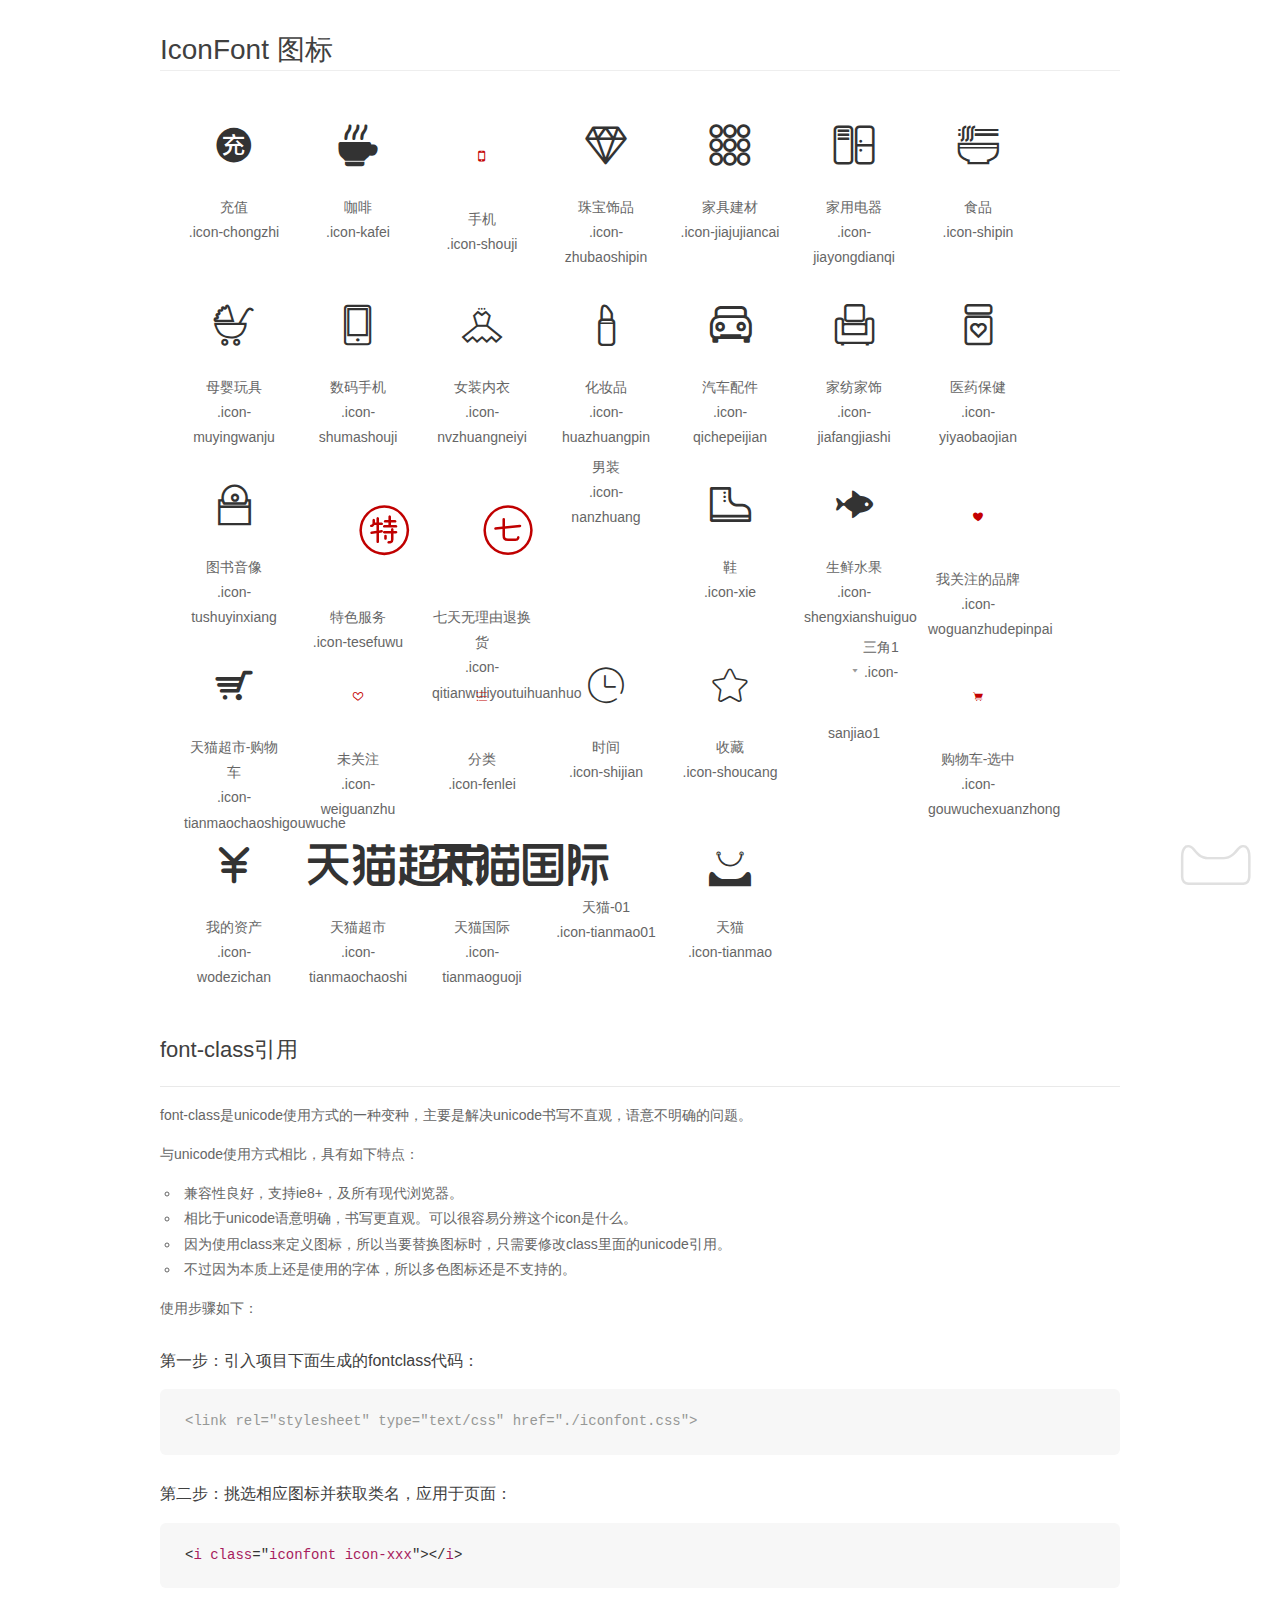
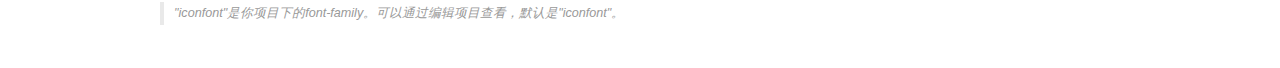
<file: 9.19项目/天猫/iconfont/demo_fontclass.html>
<!DOCTYPE html>
<html>
<head>
    <meta charset="utf-8"/>
    <title>IconFont</title>
    <link rel="stylesheet" href="demo.css">
    <link rel="stylesheet" href="iconfont.css">
</head>
<body>
    <div class="main markdown">
        <h1>IconFont 图标</h1>
        <ul class="icon_lists clear">
            
                <li>
                <i class="icon iconfont icon-chongzhi"></i>
                    <div class="name">充值</div>
                    <div class="fontclass">.icon-chongzhi</div>
                </li>
            
                <li>
                <i class="icon iconfont icon-kafei"></i>
                    <div class="name">咖啡</div>
                    <div class="fontclass">.icon-kafei</div>
                </li>
            
                <li>
                <i class="icon iconfont icon-shouji"></i>
                    <div class="name">手机</div>
                    <div class="fontclass">.icon-shouji</div>
                </li>
            
                <li>
                <i class="icon iconfont icon-zhubaoshipin"></i>
                    <div class="name">珠宝饰品</div>
                    <div class="fontclass">.icon-zhubaoshipin</div>
                </li>
            
                <li>
                <i class="icon iconfont icon-jiajujiancai"></i>
                    <div class="name">家具建材</div>
                    <div class="fontclass">.icon-jiajujiancai</div>
                </li>
            
                <li>
                <i class="icon iconfont icon-jiayongdianqi"></i>
                    <div class="name">家用电器</div>
                    <div class="fontclass">.icon-jiayongdianqi</div>
                </li>
            
                <li>
                <i class="icon iconfont icon-shipin"></i>
                    <div class="name">食品</div>
                    <div class="fontclass">.icon-shipin</div>
                </li>
            
                <li>
                <i class="icon iconfont icon-muyingwanju"></i>
                    <div class="name">母婴玩具</div>
                    <div class="fontclass">.icon-muyingwanju</div>
                </li>
            
                <li>
                <i class="icon iconfont icon-shumashouji"></i>
                    <div class="name">数码手机</div>
                    <div class="fontclass">.icon-shumashouji</div>
                </li>
            
                <li>
                <i class="icon iconfont icon-nvzhuangneiyi"></i>
                    <div class="name">女装内衣</div>
                    <div class="fontclass">.icon-nvzhuangneiyi</div>
                </li>
            
                <li>
                <i class="icon iconfont icon-huazhuangpin"></i>
                    <div class="name">化妆品</div>
                    <div class="fontclass">.icon-huazhuangpin</div>
                </li>
            
                <li>
                <i class="icon iconfont icon-qichepeijian"></i>
                    <div class="name">汽车配件</div>
                    <div class="fontclass">.icon-qichepeijian</div>
                </li>
            
                <li>
                <i class="icon iconfont icon-jiafangjiashi"></i>
                    <div class="name">家纺家饰</div>
                    <div class="fontclass">.icon-jiafangjiashi</div>
                </li>
            
                <li>
                <i class="icon iconfont icon-yiyaobaojian"></i>
                    <div class="name">医药保健</div>
                    <div class="fontclass">.icon-yiyaobaojian</div>
                </li>
            
                <li>
                <i class="icon iconfont icon-tushuyinxiang"></i>
                    <div class="name">图书音像</div>
                    <div class="fontclass">.icon-tushuyinxiang</div>
                </li>
            
                <li>
                <i class="icon iconfont icon-tesefuwu"></i>
                    <div class="name">特色服务</div>
                    <div class="fontclass">.icon-tesefuwu</div>
                </li>
            
                <li>
                <i class="icon iconfont icon-qitianwuliyoutuihuanhuo"></i>
                    <div class="name">七天无理由退换货</div>
                    <div class="fontclass">.icon-qitianwuliyoutuihuanhuo</div>
                </li>
            
                <li>
                <i class="icon iconfont icon-nanzhuang"></i>
                    <div class="name">男装</div>
                    <div class="fontclass">.icon-nanzhuang</div>
                </li>
            
                <li>
                <i class="icon iconfont icon-xie"></i>
                    <div class="name">鞋</div>
                    <div class="fontclass">.icon-xie</div>
                </li>
            
                <li>
                <i class="icon iconfont icon-shengxianshuiguo"></i>
                    <div class="name">生鲜水果</div>
                    <div class="fontclass">.icon-shengxianshuiguo</div>
                </li>
            
                <li>
                <i class="icon iconfont icon-woguanzhudepinpai"></i>
                    <div class="name">我关注的品牌</div>
                    <div class="fontclass">.icon-woguanzhudepinpai</div>
                </li>
            
                <li>
                <i class="icon iconfont icon-tianmaochaoshigouwuche"></i>
                    <div class="name">天猫超市-购物车</div>
                    <div class="fontclass">.icon-tianmaochaoshigouwuche</div>
                </li>
            
                <li>
                <i class="icon iconfont icon-weiguanzhu"></i>
                    <div class="name">未关注</div>
                    <div class="fontclass">.icon-weiguanzhu</div>
                </li>
            
                <li>
                <i class="icon iconfont icon-fenlei"></i>
                    <div class="name">分类</div>
                    <div class="fontclass">.icon-fenlei</div>
                </li>
            
                <li>
                <i class="icon iconfont icon-shijian"></i>
                    <div class="name">时间</div>
                    <div class="fontclass">.icon-shijian</div>
                </li>
            
                <li>
                <i class="icon iconfont icon-shoucang"></i>
                    <div class="name">收藏</div>
                    <div class="fontclass">.icon-shoucang</div>
                </li>
            
                <li>
                <i class="icon iconfont icon-sanjiao1"></i>
                    <div class="name">三角1</div>
                    <div class="fontclass">.icon-sanjiao1</div>
                </li>
            
                <li>
                <i class="icon iconfont icon-gouwuchexuanzhong"></i>
                    <div class="name">购物车-选中</div>
                    <div class="fontclass">.icon-gouwuchexuanzhong</div>
                </li>
            
                <li>
                <i class="icon iconfont icon-wodezichan"></i>
                    <div class="name">我的资产</div>
                    <div class="fontclass">.icon-wodezichan</div>
                </li>
            
                <li>
                <i class="icon iconfont icon-tianmaochaoshi"></i>
                    <div class="name">天猫超市</div>
                    <div class="fontclass">.icon-tianmaochaoshi</div>
                </li>
            
                <li>
                <i class="icon iconfont icon-tianmaoguoji"></i>
                    <div class="name">天猫国际</div>
                    <div class="fontclass">.icon-tianmaoguoji</div>
                </li>
            
                <li>
                <i class="icon iconfont icon-tianmao01"></i>
                    <div class="name">天猫-01</div>
                    <div class="fontclass">.icon-tianmao01</div>
                </li>
            
                <li>
                <i class="icon iconfont icon-tianmao"></i>
                    <div class="name">天猫</div>
                    <div class="fontclass">.icon-tianmao</div>
                </li>
            
        </ul>

        <h2 id="font-class-">font-class引用</h2>
        <hr>

        <p>font-class是unicode使用方式的一种变种，主要是解决unicode书写不直观，语意不明确的问题。</p>
        <p>与unicode使用方式相比，具有如下特点：</p>
        <ul>
        <li>兼容性良好，支持ie8+，及所有现代浏览器。</li>
        <li>相比于unicode语意明确，书写更直观。可以很容易分辨这个icon是什么。</li>
        <li>因为使用class来定义图标，所以当要替换图标时，只需要修改class里面的unicode引用。</li>
        <li>不过因为本质上还是使用的字体，所以多色图标还是不支持的。</li>
        </ul>
        <p>使用步骤如下：</p>
        <h3 id="-fontclass-">第一步：引入项目下面生成的fontclass代码：</h3>


        <pre><code class="lang-js hljs javascript"><span class="hljs-comment">&lt;link rel="stylesheet" type="text/css" href="./iconfont.css"&gt;</span></code></pre>
        <h3 id="-">第二步：挑选相应图标并获取类名，应用于页面：</h3>
        <pre><code class="lang-css hljs">&lt;<span class="hljs-selector-tag">i</span> <span class="hljs-selector-tag">class</span>="<span class="hljs-selector-tag">iconfont</span> <span class="hljs-selector-tag">icon-xxx</span>"&gt;&lt;/<span class="hljs-selector-tag">i</span>&gt;</code></pre>
        <blockquote>
        <p>"iconfont"是你项目下的font-family。可以通过编辑项目查看，默认是"iconfont"。</p>
        </blockquote>
    </div>
</body>
</html>
</file>
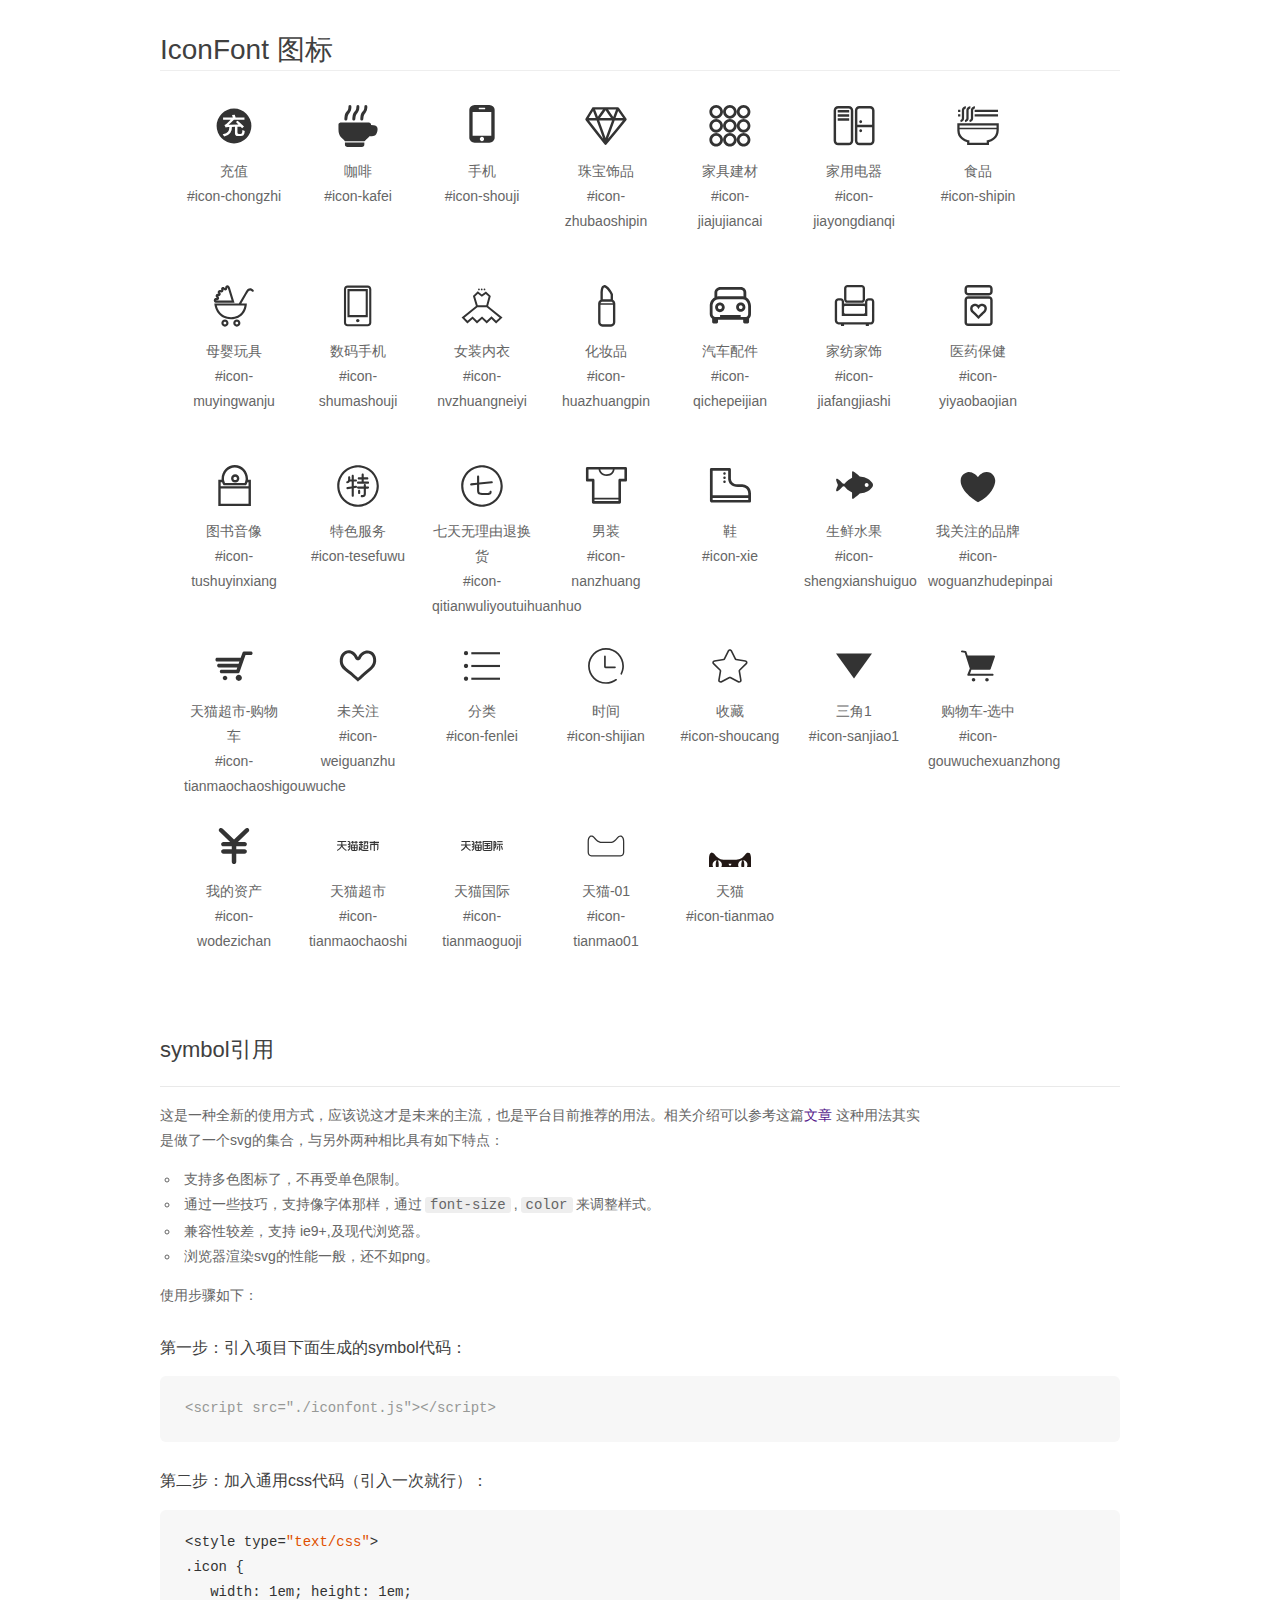
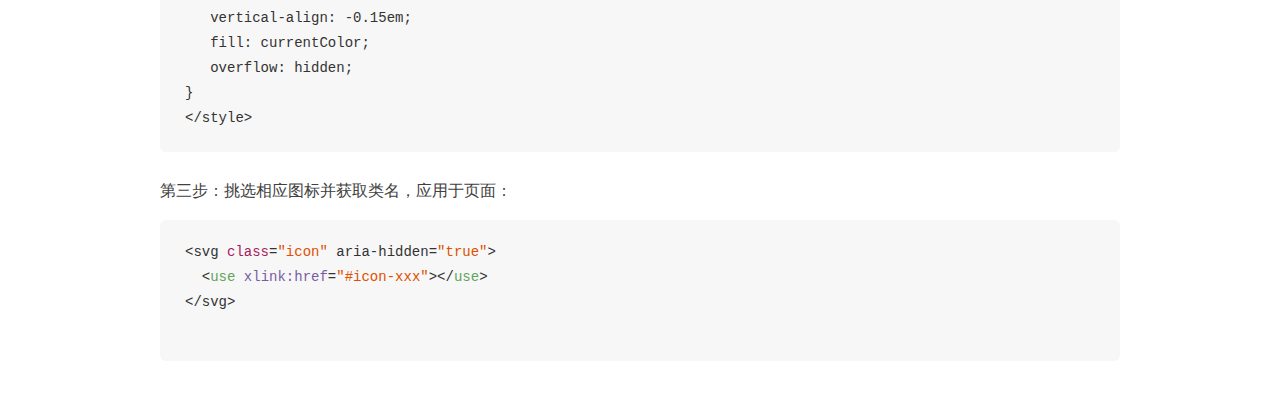
<file: 9.19项目/天猫/iconfont/demo_symbol.html>
<!DOCTYPE html>
<html>
<head>
    <meta charset="utf-8"/>
    <title>IconFont</title>
    <link rel="stylesheet" href="demo.css">
    <script src="iconfont.js"></script>

    <style type="text/css">
        .icon {
          /* 通过设置 font-size 来改变图标大小 */
          width: 1em; height: 1em;
          /* 图标和文字相邻时，垂直对齐 */
          vertical-align: -0.15em;
          /* 通过设置 color 来改变 SVG 的颜色/fill */
          fill: currentColor;
          /* path 和 stroke 溢出 viewBox 部分在 IE 下会显示
             normalize.css 中也包含这行 */
          overflow: hidden;
        }

    </style>
</head>
<body>
    <div class="main markdown">
        <h1>IconFont 图标</h1>
        <ul class="icon_lists clear">
            
                <li>
                    <svg class="icon" aria-hidden="true">
                        <use xlink:href="#icon-chongzhi"></use>
                    </svg>
                    <div class="name">充值</div>
                    <div class="fontclass">#icon-chongzhi</div>
                </li>
            
                <li>
                    <svg class="icon" aria-hidden="true">
                        <use xlink:href="#icon-kafei"></use>
                    </svg>
                    <div class="name">咖啡</div>
                    <div class="fontclass">#icon-kafei</div>
                </li>
            
                <li>
                    <svg class="icon" aria-hidden="true">
                        <use xlink:href="#icon-shouji"></use>
                    </svg>
                    <div class="name">手机</div>
                    <div class="fontclass">#icon-shouji</div>
                </li>
            
                <li>
                    <svg class="icon" aria-hidden="true">
                        <use xlink:href="#icon-zhubaoshipin"></use>
                    </svg>
                    <div class="name">珠宝饰品</div>
                    <div class="fontclass">#icon-zhubaoshipin</div>
                </li>
            
                <li>
                    <svg class="icon" aria-hidden="true">
                        <use xlink:href="#icon-jiajujiancai"></use>
                    </svg>
                    <div class="name">家具建材</div>
                    <div class="fontclass">#icon-jiajujiancai</div>
                </li>
            
                <li>
                    <svg class="icon" aria-hidden="true">
                        <use xlink:href="#icon-jiayongdianqi"></use>
                    </svg>
                    <div class="name">家用电器</div>
                    <div class="fontclass">#icon-jiayongdianqi</div>
                </li>
            
                <li>
                    <svg class="icon" aria-hidden="true">
                        <use xlink:href="#icon-shipin"></use>
                    </svg>
                    <div class="name">食品</div>
                    <div class="fontclass">#icon-shipin</div>
                </li>
            
                <li>
                    <svg class="icon" aria-hidden="true">
                        <use xlink:href="#icon-muyingwanju"></use>
                    </svg>
                    <div class="name">母婴玩具</div>
                    <div class="fontclass">#icon-muyingwanju</div>
                </li>
            
                <li>
                    <svg class="icon" aria-hidden="true">
                        <use xlink:href="#icon-shumashouji"></use>
                    </svg>
                    <div class="name">数码手机</div>
                    <div class="fontclass">#icon-shumashouji</div>
                </li>
            
                <li>
                    <svg class="icon" aria-hidden="true">
                        <use xlink:href="#icon-nvzhuangneiyi"></use>
                    </svg>
                    <div class="name">女装内衣</div>
                    <div class="fontclass">#icon-nvzhuangneiyi</div>
                </li>
            
                <li>
                    <svg class="icon" aria-hidden="true">
                        <use xlink:href="#icon-huazhuangpin"></use>
                    </svg>
                    <div class="name">化妆品</div>
                    <div class="fontclass">#icon-huazhuangpin</div>
                </li>
            
                <li>
                    <svg class="icon" aria-hidden="true">
                        <use xlink:href="#icon-qichepeijian"></use>
                    </svg>
                    <div class="name">汽车配件</div>
                    <div class="fontclass">#icon-qichepeijian</div>
                </li>
            
                <li>
                    <svg class="icon" aria-hidden="true">
                        <use xlink:href="#icon-jiafangjiashi"></use>
                    </svg>
                    <div class="name">家纺家饰</div>
                    <div class="fontclass">#icon-jiafangjiashi</div>
                </li>
            
                <li>
                    <svg class="icon" aria-hidden="true">
                        <use xlink:href="#icon-yiyaobaojian"></use>
                    </svg>
                    <div class="name">医药保健</div>
                    <div class="fontclass">#icon-yiyaobaojian</div>
                </li>
            
                <li>
                    <svg class="icon" aria-hidden="true">
                        <use xlink:href="#icon-tushuyinxiang"></use>
                    </svg>
                    <div class="name">图书音像</div>
                    <div class="fontclass">#icon-tushuyinxiang</div>
                </li>
            
                <li>
                    <svg class="icon" aria-hidden="true">
                        <use xlink:href="#icon-tesefuwu"></use>
                    </svg>
                    <div class="name">特色服务</div>
                    <div class="fontclass">#icon-tesefuwu</div>
                </li>
            
                <li>
                    <svg class="icon" aria-hidden="true">
                        <use xlink:href="#icon-qitianwuliyoutuihuanhuo"></use>
                    </svg>
                    <div class="name">七天无理由退换货</div>
                    <div class="fontclass">#icon-qitianwuliyoutuihuanhuo</div>
                </li>
            
                <li>
                    <svg class="icon" aria-hidden="true">
                        <use xlink:href="#icon-nanzhuang"></use>
                    </svg>
                    <div class="name">男装</div>
                    <div class="fontclass">#icon-nanzhuang</div>
                </li>
            
                <li>
                    <svg class="icon" aria-hidden="true">
                        <use xlink:href="#icon-xie"></use>
                    </svg>
                    <div class="name">鞋</div>
                    <div class="fontclass">#icon-xie</div>
                </li>
            
                <li>
                    <svg class="icon" aria-hidden="true">
                        <use xlink:href="#icon-shengxianshuiguo"></use>
                    </svg>
                    <div class="name">生鲜水果</div>
                    <div class="fontclass">#icon-shengxianshuiguo</div>
                </li>
            
                <li>
                    <svg class="icon" aria-hidden="true">
                        <use xlink:href="#icon-woguanzhudepinpai"></use>
                    </svg>
                    <div class="name">我关注的品牌</div>
                    <div class="fontclass">#icon-woguanzhudepinpai</div>
                </li>
            
                <li>
                    <svg class="icon" aria-hidden="true">
                        <use xlink:href="#icon-tianmaochaoshigouwuche"></use>
                    </svg>
                    <div class="name">天猫超市-购物车</div>
                    <div class="fontclass">#icon-tianmaochaoshigouwuche</div>
                </li>
            
                <li>
                    <svg class="icon" aria-hidden="true">
                        <use xlink:href="#icon-weiguanzhu"></use>
                    </svg>
                    <div class="name">未关注</div>
                    <div class="fontclass">#icon-weiguanzhu</div>
                </li>
            
                <li>
                    <svg class="icon" aria-hidden="true">
                        <use xlink:href="#icon-fenlei"></use>
                    </svg>
                    <div class="name">分类</div>
                    <div class="fontclass">#icon-fenlei</div>
                </li>
            
                <li>
                    <svg class="icon" aria-hidden="true">
                        <use xlink:href="#icon-shijian"></use>
                    </svg>
                    <div class="name">时间</div>
                    <div class="fontclass">#icon-shijian</div>
                </li>
            
                <li>
                    <svg class="icon" aria-hidden="true">
                        <use xlink:href="#icon-shoucang"></use>
                    </svg>
                    <div class="name">收藏</div>
                    <div class="fontclass">#icon-shoucang</div>
                </li>
            
                <li>
                    <svg class="icon" aria-hidden="true">
                        <use xlink:href="#icon-sanjiao1"></use>
                    </svg>
                    <div class="name">三角1</div>
                    <div class="fontclass">#icon-sanjiao1</div>
                </li>
            
                <li>
                    <svg class="icon" aria-hidden="true">
                        <use xlink:href="#icon-gouwuchexuanzhong"></use>
                    </svg>
                    <div class="name">购物车-选中</div>
                    <div class="fontclass">#icon-gouwuchexuanzhong</div>
                </li>
            
                <li>
                    <svg class="icon" aria-hidden="true">
                        <use xlink:href="#icon-wodezichan"></use>
                    </svg>
                    <div class="name">我的资产</div>
                    <div class="fontclass">#icon-wodezichan</div>
                </li>
            
                <li>
                    <svg class="icon" aria-hidden="true">
                        <use xlink:href="#icon-tianmaochaoshi"></use>
                    </svg>
                    <div class="name">天猫超市</div>
                    <div class="fontclass">#icon-tianmaochaoshi</div>
                </li>
            
                <li>
                    <svg class="icon" aria-hidden="true">
                        <use xlink:href="#icon-tianmaoguoji"></use>
                    </svg>
                    <div class="name">天猫国际</div>
                    <div class="fontclass">#icon-tianmaoguoji</div>
                </li>
            
                <li>
                    <svg class="icon" aria-hidden="true">
                        <use xlink:href="#icon-tianmao01"></use>
                    </svg>
                    <div class="name">天猫-01</div>
                    <div class="fontclass">#icon-tianmao01</div>
                </li>
            
                <li>
                    <svg class="icon" aria-hidden="true">
                        <use xlink:href="#icon-tianmao"></use>
                    </svg>
                    <div class="name">天猫</div>
                    <div class="fontclass">#icon-tianmao</div>
                </li>
            
        </ul>


        <h2 id="symbol-">symbol引用</h2>
        <hr>

        <p>这是一种全新的使用方式，应该说这才是未来的主流，也是平台目前推荐的用法。相关介绍可以参考这篇<a href="">文章</a>
        这种用法其实是做了一个svg的集合，与另外两种相比具有如下特点：</p>
        <ul>
          <li>支持多色图标了，不再受单色限制。</li>
          <li>通过一些技巧，支持像字体那样，通过<code>font-size</code>,<code>color</code>来调整样式。</li>
          <li>兼容性较差，支持 ie9+,及现代浏览器。</li>
          <li>浏览器渲染svg的性能一般，还不如png。</li>
        </ul>
        <p>使用步骤如下：</p>
        <h3 id="-symbol-">第一步：引入项目下面生成的symbol代码：</h3>
        <pre><code class="lang-js hljs javascript"><span class="hljs-comment">&lt;script src="./iconfont.js"&gt;&lt;/script&gt;</span></code></pre>
        <h3 id="-css-">第二步：加入通用css代码（引入一次就行）：</h3>
        <pre><code class="lang-js hljs javascript">&lt;style type=<span class="hljs-string">"text/css"</span>&gt;
.icon {
   width: <span class="hljs-number">1</span>em; height: <span class="hljs-number">1</span>em;
   vertical-align: <span class="hljs-number">-0.15</span>em;
   fill: currentColor;
   overflow: hidden;
}
&lt;<span class="hljs-regexp">/style&gt;</span></code></pre>
        <h3 id="-">第三步：挑选相应图标并获取类名，应用于页面：</h3>
        <pre><code class="lang-js hljs javascript">&lt;svg <span class="hljs-class"><span class="hljs-keyword">class</span></span>=<span class="hljs-string">"icon"</span> aria-hidden=<span class="hljs-string">"true"</span>&gt;<span class="xml"><span class="hljs-tag">
  &lt;<span class="hljs-name">use</span> <span class="hljs-attr">xlink:href</span>=<span class="hljs-string">"#icon-xxx"</span>&gt;</span><span class="hljs-tag">&lt;/<span class="hljs-name">use</span>&gt;</span>
</span>&lt;<span class="hljs-regexp">/svg&gt;
        </span></code></pre>
    </div>
</body>
</html>
</file>
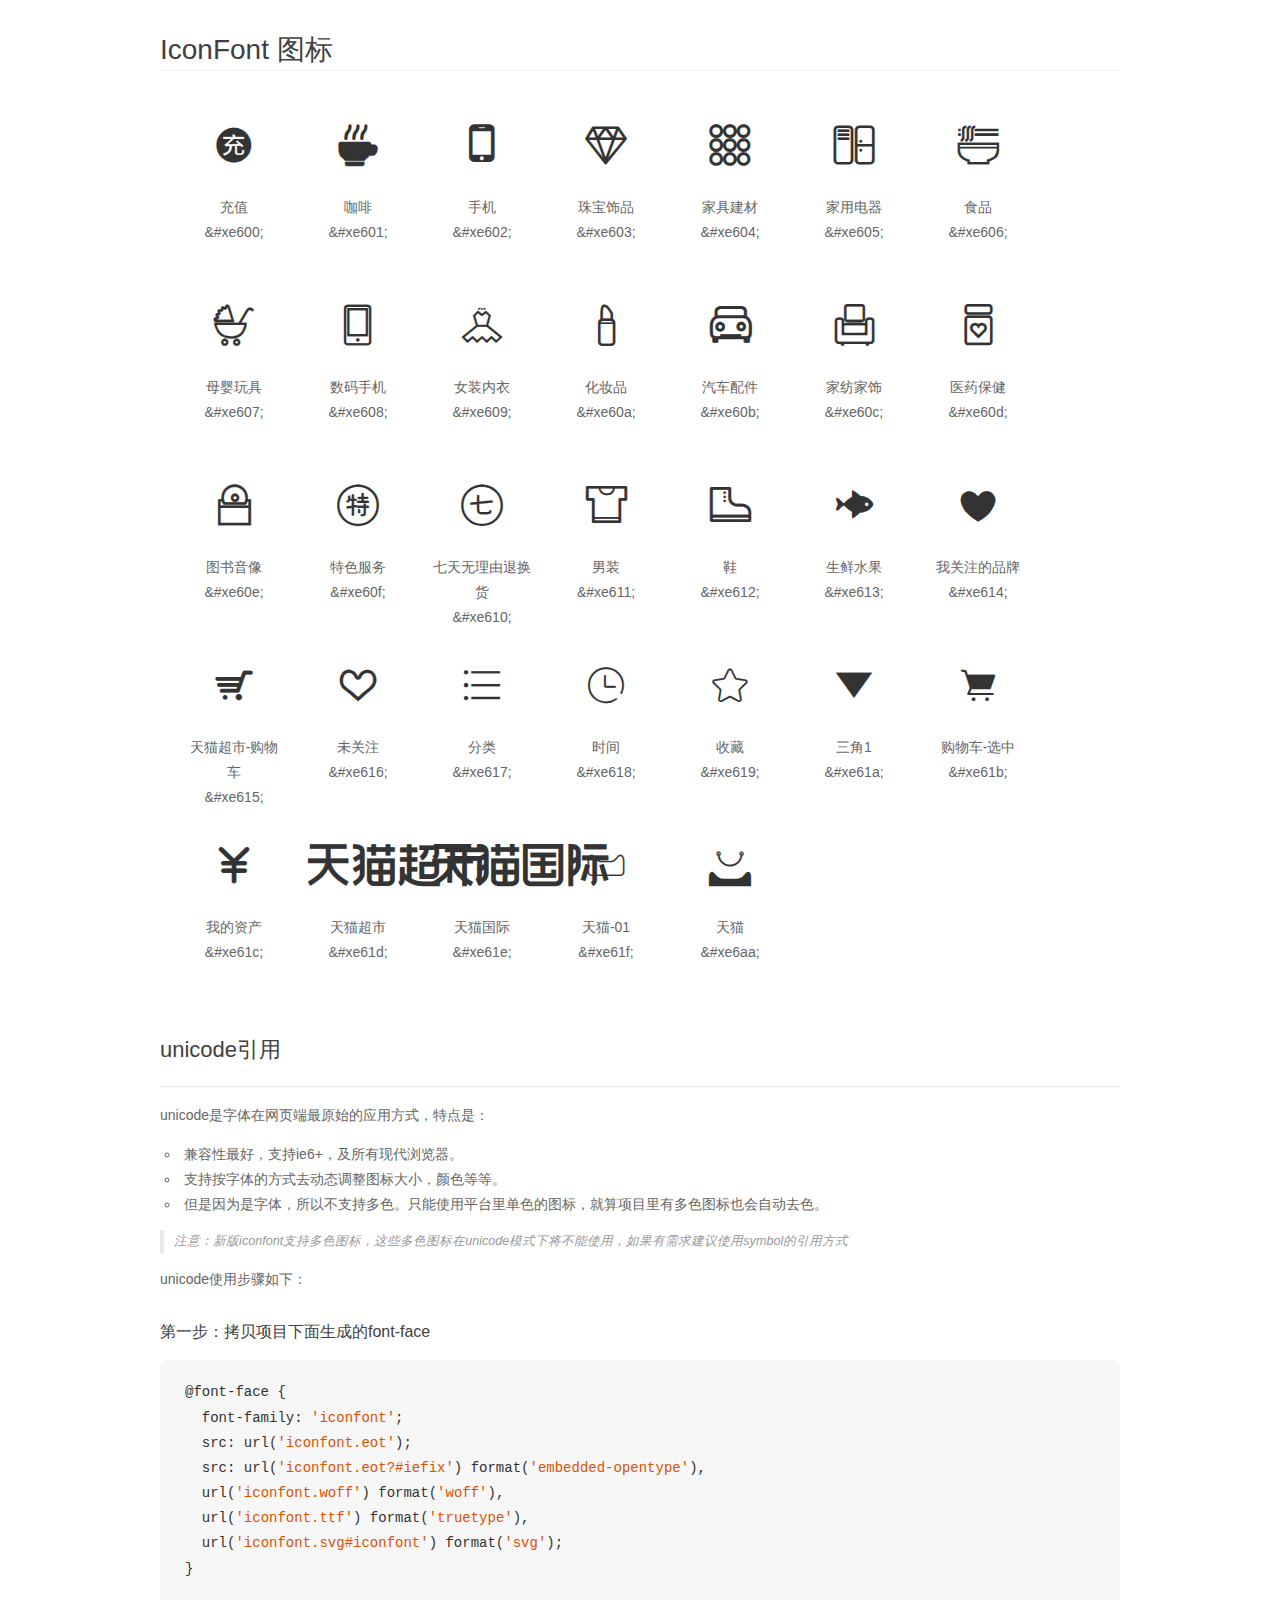
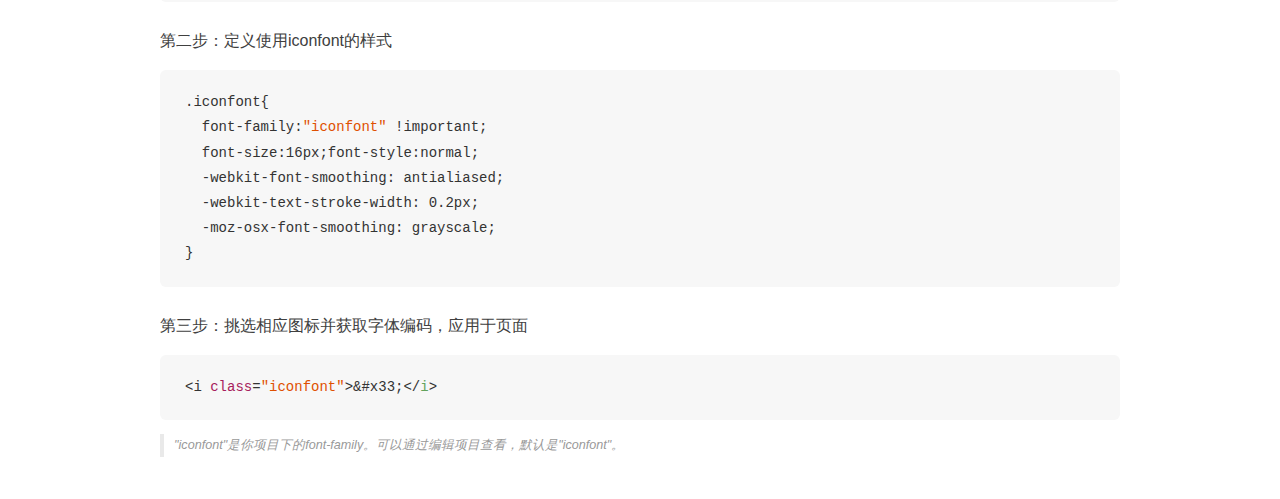
<file: 9.19项目/天猫/iconfont/demo_unicode.html>
<!DOCTYPE html>
<html>
<head>
    <meta charset="utf-8"/>
    <title>IconFont</title>
    <link rel="stylesheet" href="demo.css">

    <style type="text/css">

        @font-face {font-family: "iconfont";
          src: url('iconfont.eot'); /* IE9*/
          src: url('iconfont.eot#iefix') format('embedded-opentype'), /* IE6-IE8 */
          url('iconfont.woff') format('woff'), /* chrome, firefox */
          url('iconfont.ttf') format('truetype'), /* chrome, firefox, opera, Safari, Android, iOS 4.2+*/
          url('iconfont.svg#iconfont') format('svg'); /* iOS 4.1- */
        }

        .iconfont {
          font-family:"iconfont" !important;
          font-size:16px;
          font-style:normal;
          -webkit-font-smoothing: antialiased;
          -webkit-text-stroke-width: 0.2px;
          -moz-osx-font-smoothing: grayscale;
        }

    </style>
</head>
<body>
    <div class="main markdown">
        <h1>IconFont 图标</h1>
        <ul class="icon_lists clear">
            
                <li>
                <i class="icon iconfont">&#xe600;</i>
                    <div class="name">充值</div>
                    <div class="code">&amp;#xe600;</div>
                </li>
            
                <li>
                <i class="icon iconfont">&#xe601;</i>
                    <div class="name">咖啡</div>
                    <div class="code">&amp;#xe601;</div>
                </li>
            
                <li>
                <i class="icon iconfont">&#xe602;</i>
                    <div class="name">手机</div>
                    <div class="code">&amp;#xe602;</div>
                </li>
            
                <li>
                <i class="icon iconfont">&#xe603;</i>
                    <div class="name">珠宝饰品</div>
                    <div class="code">&amp;#xe603;</div>
                </li>
            
                <li>
                <i class="icon iconfont">&#xe604;</i>
                    <div class="name">家具建材</div>
                    <div class="code">&amp;#xe604;</div>
                </li>
            
                <li>
                <i class="icon iconfont">&#xe605;</i>
                    <div class="name">家用电器</div>
                    <div class="code">&amp;#xe605;</div>
                </li>
            
                <li>
                <i class="icon iconfont">&#xe606;</i>
                    <div class="name">食品</div>
                    <div class="code">&amp;#xe606;</div>
                </li>
            
                <li>
                <i class="icon iconfont">&#xe607;</i>
                    <div class="name">母婴玩具</div>
                    <div class="code">&amp;#xe607;</div>
                </li>
            
                <li>
                <i class="icon iconfont">&#xe608;</i>
                    <div class="name">数码手机</div>
                    <div class="code">&amp;#xe608;</div>
                </li>
            
                <li>
                <i class="icon iconfont">&#xe609;</i>
                    <div class="name">女装内衣</div>
                    <div class="code">&amp;#xe609;</div>
                </li>
            
                <li>
                <i class="icon iconfont">&#xe60a;</i>
                    <div class="name">化妆品</div>
                    <div class="code">&amp;#xe60a;</div>
                </li>
            
                <li>
                <i class="icon iconfont">&#xe60b;</i>
                    <div class="name">汽车配件</div>
                    <div class="code">&amp;#xe60b;</div>
                </li>
            
                <li>
                <i class="icon iconfont">&#xe60c;</i>
                    <div class="name">家纺家饰</div>
                    <div class="code">&amp;#xe60c;</div>
                </li>
            
                <li>
                <i class="icon iconfont">&#xe60d;</i>
                    <div class="name">医药保健</div>
                    <div class="code">&amp;#xe60d;</div>
                </li>
            
                <li>
                <i class="icon iconfont">&#xe60e;</i>
                    <div class="name">图书音像</div>
                    <div class="code">&amp;#xe60e;</div>
                </li>
            
                <li>
                <i class="icon iconfont">&#xe60f;</i>
                    <div class="name">特色服务</div>
                    <div class="code">&amp;#xe60f;</div>
                </li>
            
                <li>
                <i class="icon iconfont">&#xe610;</i>
                    <div class="name">七天无理由退换货</div>
                    <div class="code">&amp;#xe610;</div>
                </li>
            
                <li>
                <i class="icon iconfont">&#xe611;</i>
                    <div class="name">男装</div>
                    <div class="code">&amp;#xe611;</div>
                </li>
            
                <li>
                <i class="icon iconfont">&#xe612;</i>
                    <div class="name">鞋</div>
                    <div class="code">&amp;#xe612;</div>
                </li>
            
                <li>
                <i class="icon iconfont">&#xe613;</i>
                    <div class="name">生鲜水果</div>
                    <div class="code">&amp;#xe613;</div>
                </li>
            
                <li>
                <i class="icon iconfont">&#xe614;</i>
                    <div class="name">我关注的品牌</div>
                    <div class="code">&amp;#xe614;</div>
                </li>
            
                <li>
                <i class="icon iconfont">&#xe615;</i>
                    <div class="name">天猫超市-购物车</div>
                    <div class="code">&amp;#xe615;</div>
                </li>
            
                <li>
                <i class="icon iconfont">&#xe616;</i>
                    <div class="name">未关注</div>
                    <div class="code">&amp;#xe616;</div>
                </li>
            
                <li>
                <i class="icon iconfont">&#xe617;</i>
                    <div class="name">分类</div>
                    <div class="code">&amp;#xe617;</div>
                </li>
            
                <li>
                <i class="icon iconfont">&#xe618;</i>
                    <div class="name">时间</div>
                    <div class="code">&amp;#xe618;</div>
                </li>
            
                <li>
                <i class="icon iconfont">&#xe619;</i>
                    <div class="name">收藏</div>
                    <div class="code">&amp;#xe619;</div>
                </li>
            
                <li>
                <i class="icon iconfont">&#xe61a;</i>
                    <div class="name">三角1</div>
                    <div class="code">&amp;#xe61a;</div>
                </li>
            
                <li>
                <i class="icon iconfont">&#xe61b;</i>
                    <div class="name">购物车-选中</div>
                    <div class="code">&amp;#xe61b;</div>
                </li>
            
                <li>
                <i class="icon iconfont">&#xe61c;</i>
                    <div class="name">我的资产</div>
                    <div class="code">&amp;#xe61c;</div>
                </li>
            
                <li>
                <i class="icon iconfont">&#xe61d;</i>
                    <div class="name">天猫超市</div>
                    <div class="code">&amp;#xe61d;</div>
                </li>
            
                <li>
                <i class="icon iconfont">&#xe61e;</i>
                    <div class="name">天猫国际</div>
                    <div class="code">&amp;#xe61e;</div>
                </li>
            
                <li>
                <i class="icon iconfont">&#xe61f;</i>
                    <div class="name">天猫-01</div>
                    <div class="code">&amp;#xe61f;</div>
                </li>
            
                <li>
                <i class="icon iconfont">&#xe6aa;</i>
                    <div class="name">天猫</div>
                    <div class="code">&amp;#xe6aa;</div>
                </li>
            
        </ul>
        <h2 id="unicode-">unicode引用</h2>
        <hr>

        <p>unicode是字体在网页端最原始的应用方式，特点是：</p>
        <ul>
        <li>兼容性最好，支持ie6+，及所有现代浏览器。</li>
        <li>支持按字体的方式去动态调整图标大小，颜色等等。</li>
        <li>但是因为是字体，所以不支持多色。只能使用平台里单色的图标，就算项目里有多色图标也会自动去色。</li>
        </ul>
        <blockquote>
        <p>注意：新版iconfont支持多色图标，这些多色图标在unicode模式下将不能使用，如果有需求建议使用symbol的引用方式</p>
        </blockquote>
        <p>unicode使用步骤如下：</p>
        <h3 id="-font-face">第一步：拷贝项目下面生成的font-face</h3>
        <pre><code class="lang-js hljs javascript">@font-face {
  font-family: <span class="hljs-string">'iconfont'</span>;
  src: url(<span class="hljs-string">'iconfont.eot'</span>);
  src: url(<span class="hljs-string">'iconfont.eot?#iefix'</span>) format(<span class="hljs-string">'embedded-opentype'</span>),
  url(<span class="hljs-string">'iconfont.woff'</span>) format(<span class="hljs-string">'woff'</span>),
  url(<span class="hljs-string">'iconfont.ttf'</span>) format(<span class="hljs-string">'truetype'</span>),
  url(<span class="hljs-string">'iconfont.svg#iconfont'</span>) format(<span class="hljs-string">'svg'</span>);
}
</code></pre>
        <h3 id="-iconfont-">第二步：定义使用iconfont的样式</h3>
        <pre><code class="lang-js hljs javascript">.iconfont{
  font-family:<span class="hljs-string">"iconfont"</span> !important;
  font-size:<span class="hljs-number">16</span>px;font-style:normal;
  -webkit-font-smoothing: antialiased;
  -webkit-text-stroke-width: <span class="hljs-number">0.2</span>px;
  -moz-osx-font-smoothing: grayscale;
}
</code></pre>
        <h3 id="-">第三步：挑选相应图标并获取字体编码，应用于页面</h3>
        <pre><code class="lang-js hljs javascript">&lt;i <span class="hljs-class"><span class="hljs-keyword">class</span></span>=<span class="hljs-string">"iconfont"</span>&gt;&amp;#x33;<span class="xml"><span class="hljs-tag">&lt;/<span class="hljs-name">i</span>&gt;</span></span></code></pre>

        <blockquote>
        <p>"iconfont"是你项目下的font-family。可以通过编辑项目查看，默认是"iconfont"。</p>
        </blockquote>
    </div>


</body>
</html>
</file>
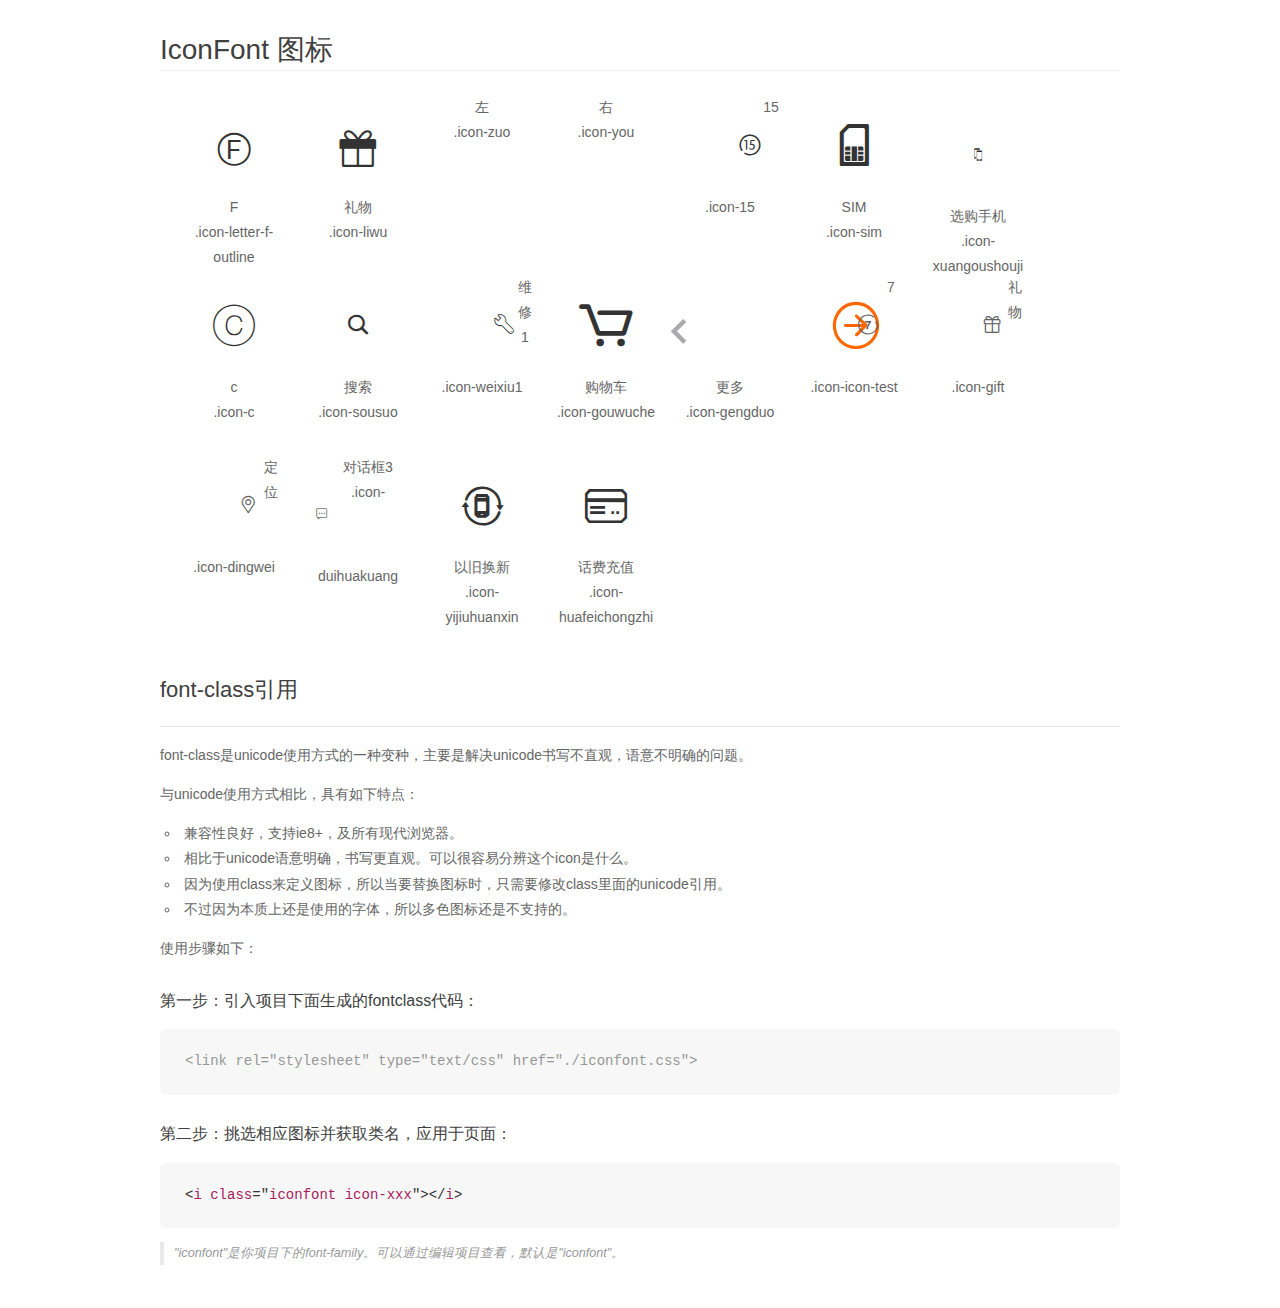
<file: 9.19项目/小米官网/iconfont/demo_fontclass.html>
<!DOCTYPE html>
<html>
<head>
    <meta charset="utf-8"/>
    <title>IconFont</title>
    <link rel="stylesheet" href="demo.css">
    <link rel="stylesheet" href="iconfont.css">
</head>
<body>
    <div class="main markdown">
        <h1>IconFont 图标</h1>
        <ul class="icon_lists clear">
            
                <li>
                <i class="icon iconfont icon-letter-f-outline"></i>
                    <div class="name">F</div>
                    <div class="fontclass">.icon-letter-f-outline</div>
                </li>
            
                <li>
                <i class="icon iconfont icon-liwu"></i>
                    <div class="name">礼物</div>
                    <div class="fontclass">.icon-liwu</div>
                </li>
            
                <li>
                <i class="icon iconfont icon-zuo"></i>
                    <div class="name">左</div>
                    <div class="fontclass">.icon-zuo</div>
                </li>
            
                <li>
                <i class="icon iconfont icon-you"></i>
                    <div class="name">右</div>
                    <div class="fontclass">.icon-you</div>
                </li>
            
                <li>
                <i class="icon iconfont icon-15"></i>
                    <div class="name">15</div>
                    <div class="fontclass">.icon-15</div>
                </li>
            
                <li>
                <i class="icon iconfont icon-sim"></i>
                    <div class="name">SIM</div>
                    <div class="fontclass">.icon-sim</div>
                </li>
            
                <li>
                <i class="icon iconfont icon-xuangoushouji"></i>
                    <div class="name">选购手机</div>
                    <div class="fontclass">.icon-xuangoushouji</div>
                </li>
            
                <li>
                <i class="icon iconfont icon-c"></i>
                    <div class="name">c</div>
                    <div class="fontclass">.icon-c</div>
                </li>
            
                <li>
                <i class="icon iconfont icon-sousuo"></i>
                    <div class="name">搜索</div>
                    <div class="fontclass">.icon-sousuo</div>
                </li>
            
                <li>
                <i class="icon iconfont icon-weixiu1"></i>
                    <div class="name">维修1</div>
                    <div class="fontclass">.icon-weixiu1</div>
                </li>
            
                <li>
                <i class="icon iconfont icon-gouwuche"></i>
                    <div class="name">购物车</div>
                    <div class="fontclass">.icon-gouwuche</div>
                </li>
            
                <li>
                <i class="icon iconfont icon-gengduo"></i>
                    <div class="name">更多</div>
                    <div class="fontclass">.icon-gengduo</div>
                </li>
            
                <li>
                <i class="icon iconfont icon-icon-test"></i>
                    <div class="name">7</div>
                    <div class="fontclass">.icon-icon-test</div>
                </li>
            
                <li>
                <i class="icon iconfont icon-gift"></i>
                    <div class="name">礼物</div>
                    <div class="fontclass">.icon-gift</div>
                </li>
            
                <li>
                <i class="icon iconfont icon-dingwei"></i>
                    <div class="name">定位</div>
                    <div class="fontclass">.icon-dingwei</div>
                </li>
            
                <li>
                <i class="icon iconfont icon-duihuakuang"></i>
                    <div class="name">对话框3</div>
                    <div class="fontclass">.icon-duihuakuang</div>
                </li>
            
                <li>
                <i class="icon iconfont icon-yijiuhuanxin"></i>
                    <div class="name">以旧换新</div>
                    <div class="fontclass">.icon-yijiuhuanxin</div>
                </li>
            
                <li>
                <i class="icon iconfont icon-huafeichongzhi"></i>
                    <div class="name">话费充值</div>
                    <div class="fontclass">.icon-huafeichongzhi</div>
                </li>
            
        </ul>

        <h2 id="font-class-">font-class引用</h2>
        <hr>

        <p>font-class是unicode使用方式的一种变种，主要是解决unicode书写不直观，语意不明确的问题。</p>
        <p>与unicode使用方式相比，具有如下特点：</p>
        <ul>
        <li>兼容性良好，支持ie8+，及所有现代浏览器。</li>
        <li>相比于unicode语意明确，书写更直观。可以很容易分辨这个icon是什么。</li>
        <li>因为使用class来定义图标，所以当要替换图标时，只需要修改class里面的unicode引用。</li>
        <li>不过因为本质上还是使用的字体，所以多色图标还是不支持的。</li>
        </ul>
        <p>使用步骤如下：</p>
        <h3 id="-fontclass-">第一步：引入项目下面生成的fontclass代码：</h3>


        <pre><code class="lang-js hljs javascript"><span class="hljs-comment">&lt;link rel="stylesheet" type="text/css" href="./iconfont.css"&gt;</span></code></pre>
        <h3 id="-">第二步：挑选相应图标并获取类名，应用于页面：</h3>
        <pre><code class="lang-css hljs">&lt;<span class="hljs-selector-tag">i</span> <span class="hljs-selector-tag">class</span>="<span class="hljs-selector-tag">iconfont</span> <span class="hljs-selector-tag">icon-xxx</span>"&gt;&lt;/<span class="hljs-selector-tag">i</span>&gt;</code></pre>
        <blockquote>
        <p>"iconfont"是你项目下的font-family。可以通过编辑项目查看，默认是"iconfont"。</p>
        </blockquote>
    </div>
</body>
</html>
</file>
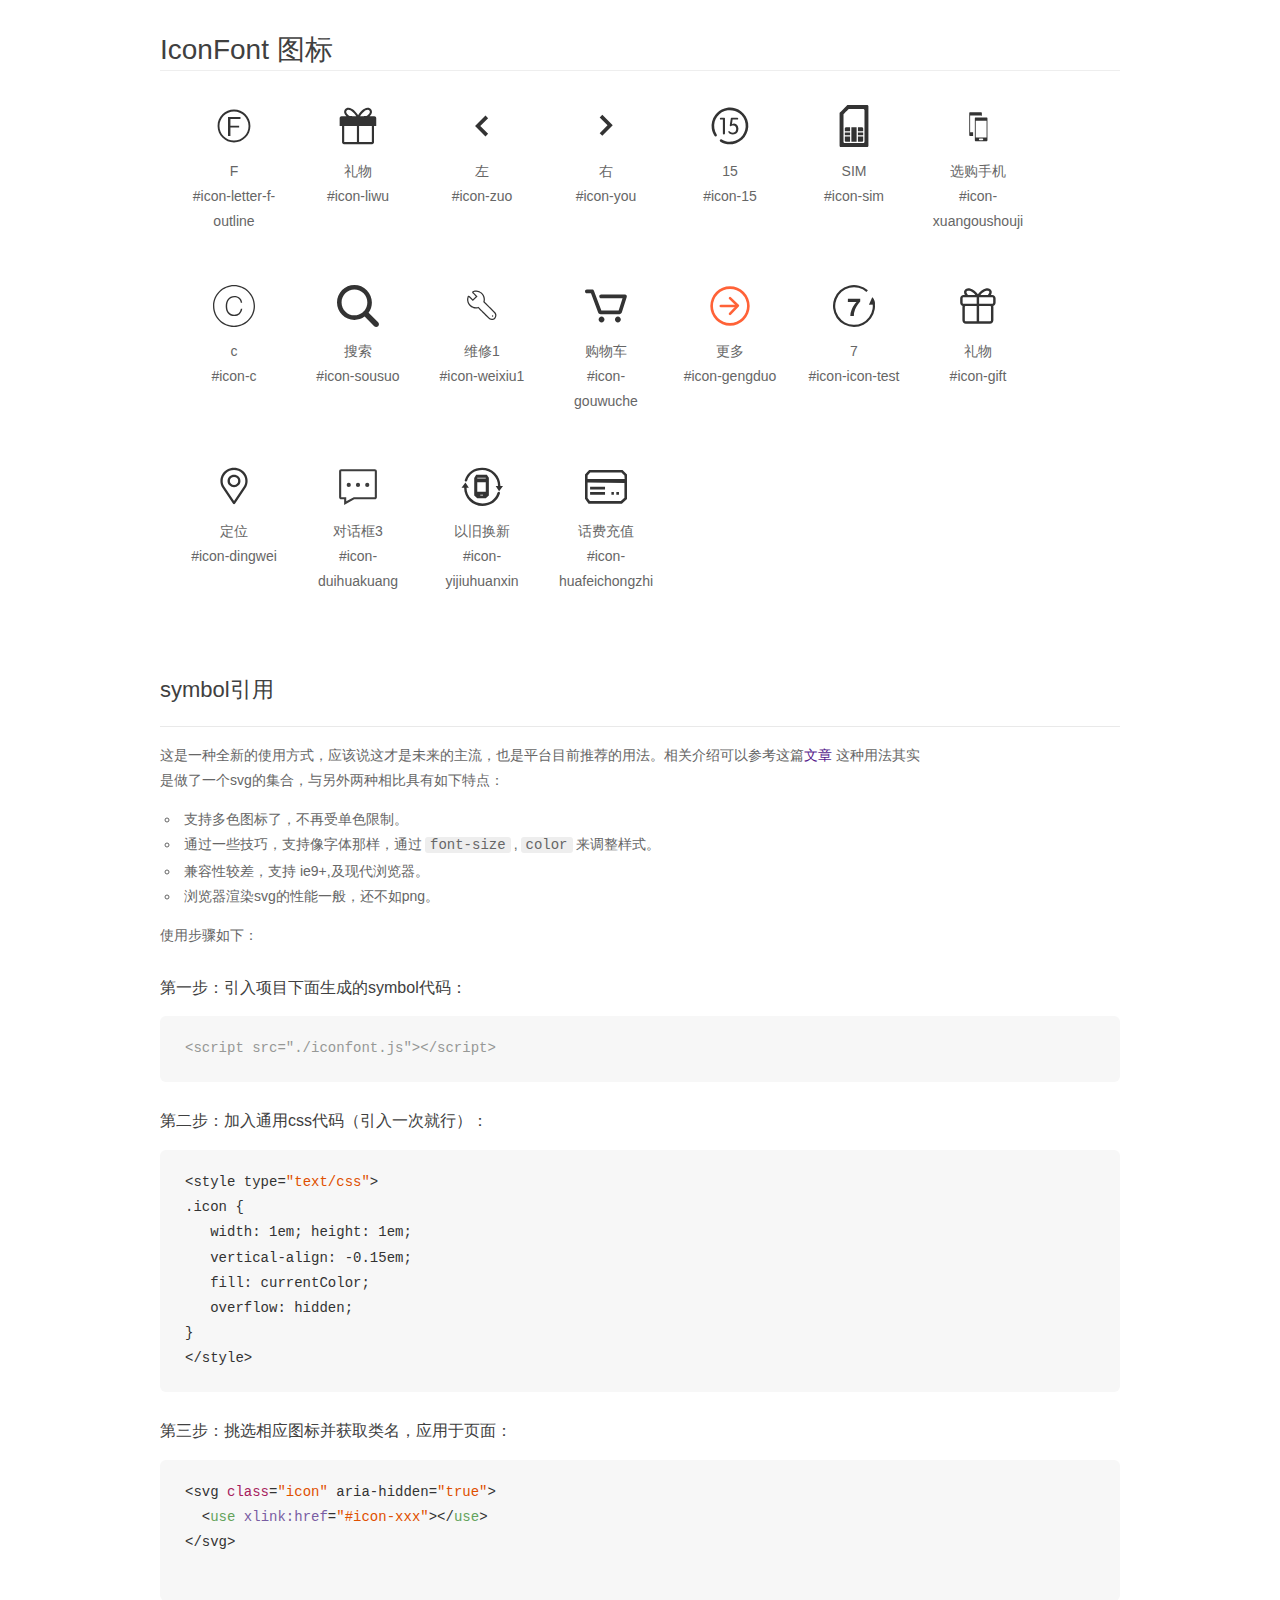
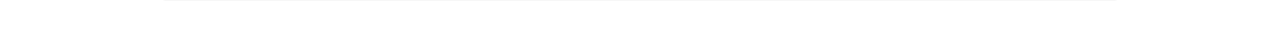
<file: 9.19项目/小米官网/iconfont/demo_symbol.html>
<!DOCTYPE html>
<html>
<head>
    <meta charset="utf-8"/>
    <title>IconFont</title>
    <link rel="stylesheet" href="demo.css">
    <script src="iconfont.js"></script>

    <style type="text/css">
        .icon {
          /* 通过设置 font-size 来改变图标大小 */
          width: 1em; height: 1em;
          /* 图标和文字相邻时，垂直对齐 */
          vertical-align: -0.15em;
          /* 通过设置 color 来改变 SVG 的颜色/fill */
          fill: currentColor;
          /* path 和 stroke 溢出 viewBox 部分在 IE 下会显示
             normalize.css 中也包含这行 */
          overflow: hidden;
        }

    </style>
</head>
<body>
    <div class="main markdown">
        <h1>IconFont 图标</h1>
        <ul class="icon_lists clear">
            
                <li>
                    <svg class="icon" aria-hidden="true">
                        <use xlink:href="#icon-letter-f-outline"></use>
                    </svg>
                    <div class="name">F</div>
                    <div class="fontclass">#icon-letter-f-outline</div>
                </li>
            
                <li>
                    <svg class="icon" aria-hidden="true">
                        <use xlink:href="#icon-liwu"></use>
                    </svg>
                    <div class="name">礼物</div>
                    <div class="fontclass">#icon-liwu</div>
                </li>
            
                <li>
                    <svg class="icon" aria-hidden="true">
                        <use xlink:href="#icon-zuo"></use>
                    </svg>
                    <div class="name">左</div>
                    <div class="fontclass">#icon-zuo</div>
                </li>
            
                <li>
                    <svg class="icon" aria-hidden="true">
                        <use xlink:href="#icon-you"></use>
                    </svg>
                    <div class="name">右</div>
                    <div class="fontclass">#icon-you</div>
                </li>
            
                <li>
                    <svg class="icon" aria-hidden="true">
                        <use xlink:href="#icon-15"></use>
                    </svg>
                    <div class="name">15</div>
                    <div class="fontclass">#icon-15</div>
                </li>
            
                <li>
                    <svg class="icon" aria-hidden="true">
                        <use xlink:href="#icon-sim"></use>
                    </svg>
                    <div class="name">SIM</div>
                    <div class="fontclass">#icon-sim</div>
                </li>
            
                <li>
                    <svg class="icon" aria-hidden="true">
                        <use xlink:href="#icon-xuangoushouji"></use>
                    </svg>
                    <div class="name">选购手机</div>
                    <div class="fontclass">#icon-xuangoushouji</div>
                </li>
            
                <li>
                    <svg class="icon" aria-hidden="true">
                        <use xlink:href="#icon-c"></use>
                    </svg>
                    <div class="name">c</div>
                    <div class="fontclass">#icon-c</div>
                </li>
            
                <li>
                    <svg class="icon" aria-hidden="true">
                        <use xlink:href="#icon-sousuo"></use>
                    </svg>
                    <div class="name">搜索</div>
                    <div class="fontclass">#icon-sousuo</div>
                </li>
            
                <li>
                    <svg class="icon" aria-hidden="true">
                        <use xlink:href="#icon-weixiu1"></use>
                    </svg>
                    <div class="name">维修1</div>
                    <div class="fontclass">#icon-weixiu1</div>
                </li>
            
                <li>
                    <svg class="icon" aria-hidden="true">
                        <use xlink:href="#icon-gouwuche"></use>
                    </svg>
                    <div class="name">购物车</div>
                    <div class="fontclass">#icon-gouwuche</div>
                </li>
            
                <li>
                    <svg class="icon" aria-hidden="true">
                        <use xlink:href="#icon-gengduo"></use>
                    </svg>
                    <div class="name">更多</div>
                    <div class="fontclass">#icon-gengduo</div>
                </li>
            
                <li>
                    <svg class="icon" aria-hidden="true">
                        <use xlink:href="#icon-icon-test"></use>
                    </svg>
                    <div class="name">7</div>
                    <div class="fontclass">#icon-icon-test</div>
                </li>
            
                <li>
                    <svg class="icon" aria-hidden="true">
                        <use xlink:href="#icon-gift"></use>
                    </svg>
                    <div class="name">礼物</div>
                    <div class="fontclass">#icon-gift</div>
                </li>
            
                <li>
                    <svg class="icon" aria-hidden="true">
                        <use xlink:href="#icon-dingwei"></use>
                    </svg>
                    <div class="name">定位</div>
                    <div class="fontclass">#icon-dingwei</div>
                </li>
            
                <li>
                    <svg class="icon" aria-hidden="true">
                        <use xlink:href="#icon-duihuakuang"></use>
                    </svg>
                    <div class="name">对话框3</div>
                    <div class="fontclass">#icon-duihuakuang</div>
                </li>
            
                <li>
                    <svg class="icon" aria-hidden="true">
                        <use xlink:href="#icon-yijiuhuanxin"></use>
                    </svg>
                    <div class="name">以旧换新</div>
                    <div class="fontclass">#icon-yijiuhuanxin</div>
                </li>
            
                <li>
                    <svg class="icon" aria-hidden="true">
                        <use xlink:href="#icon-huafeichongzhi"></use>
                    </svg>
                    <div class="name">话费充值</div>
                    <div class="fontclass">#icon-huafeichongzhi</div>
                </li>
            
        </ul>


        <h2 id="symbol-">symbol引用</h2>
        <hr>

        <p>这是一种全新的使用方式，应该说这才是未来的主流，也是平台目前推荐的用法。相关介绍可以参考这篇<a href="">文章</a>
        这种用法其实是做了一个svg的集合，与另外两种相比具有如下特点：</p>
        <ul>
          <li>支持多色图标了，不再受单色限制。</li>
          <li>通过一些技巧，支持像字体那样，通过<code>font-size</code>,<code>color</code>来调整样式。</li>
          <li>兼容性较差，支持 ie9+,及现代浏览器。</li>
          <li>浏览器渲染svg的性能一般，还不如png。</li>
        </ul>
        <p>使用步骤如下：</p>
        <h3 id="-symbol-">第一步：引入项目下面生成的symbol代码：</h3>
        <pre><code class="lang-js hljs javascript"><span class="hljs-comment">&lt;script src="./iconfont.js"&gt;&lt;/script&gt;</span></code></pre>
        <h3 id="-css-">第二步：加入通用css代码（引入一次就行）：</h3>
        <pre><code class="lang-js hljs javascript">&lt;style type=<span class="hljs-string">"text/css"</span>&gt;
.icon {
   width: <span class="hljs-number">1</span>em; height: <span class="hljs-number">1</span>em;
   vertical-align: <span class="hljs-number">-0.15</span>em;
   fill: currentColor;
   overflow: hidden;
}
&lt;<span class="hljs-regexp">/style&gt;</span></code></pre>
        <h3 id="-">第三步：挑选相应图标并获取类名，应用于页面：</h3>
        <pre><code class="lang-js hljs javascript">&lt;svg <span class="hljs-class"><span class="hljs-keyword">class</span></span>=<span class="hljs-string">"icon"</span> aria-hidden=<span class="hljs-string">"true"</span>&gt;<span class="xml"><span class="hljs-tag">
  &lt;<span class="hljs-name">use</span> <span class="hljs-attr">xlink:href</span>=<span class="hljs-string">"#icon-xxx"</span>&gt;</span><span class="hljs-tag">&lt;/<span class="hljs-name">use</span>&gt;</span>
</span>&lt;<span class="hljs-regexp">/svg&gt;
        </span></code></pre>
    </div>
</body>
</html>
</file>
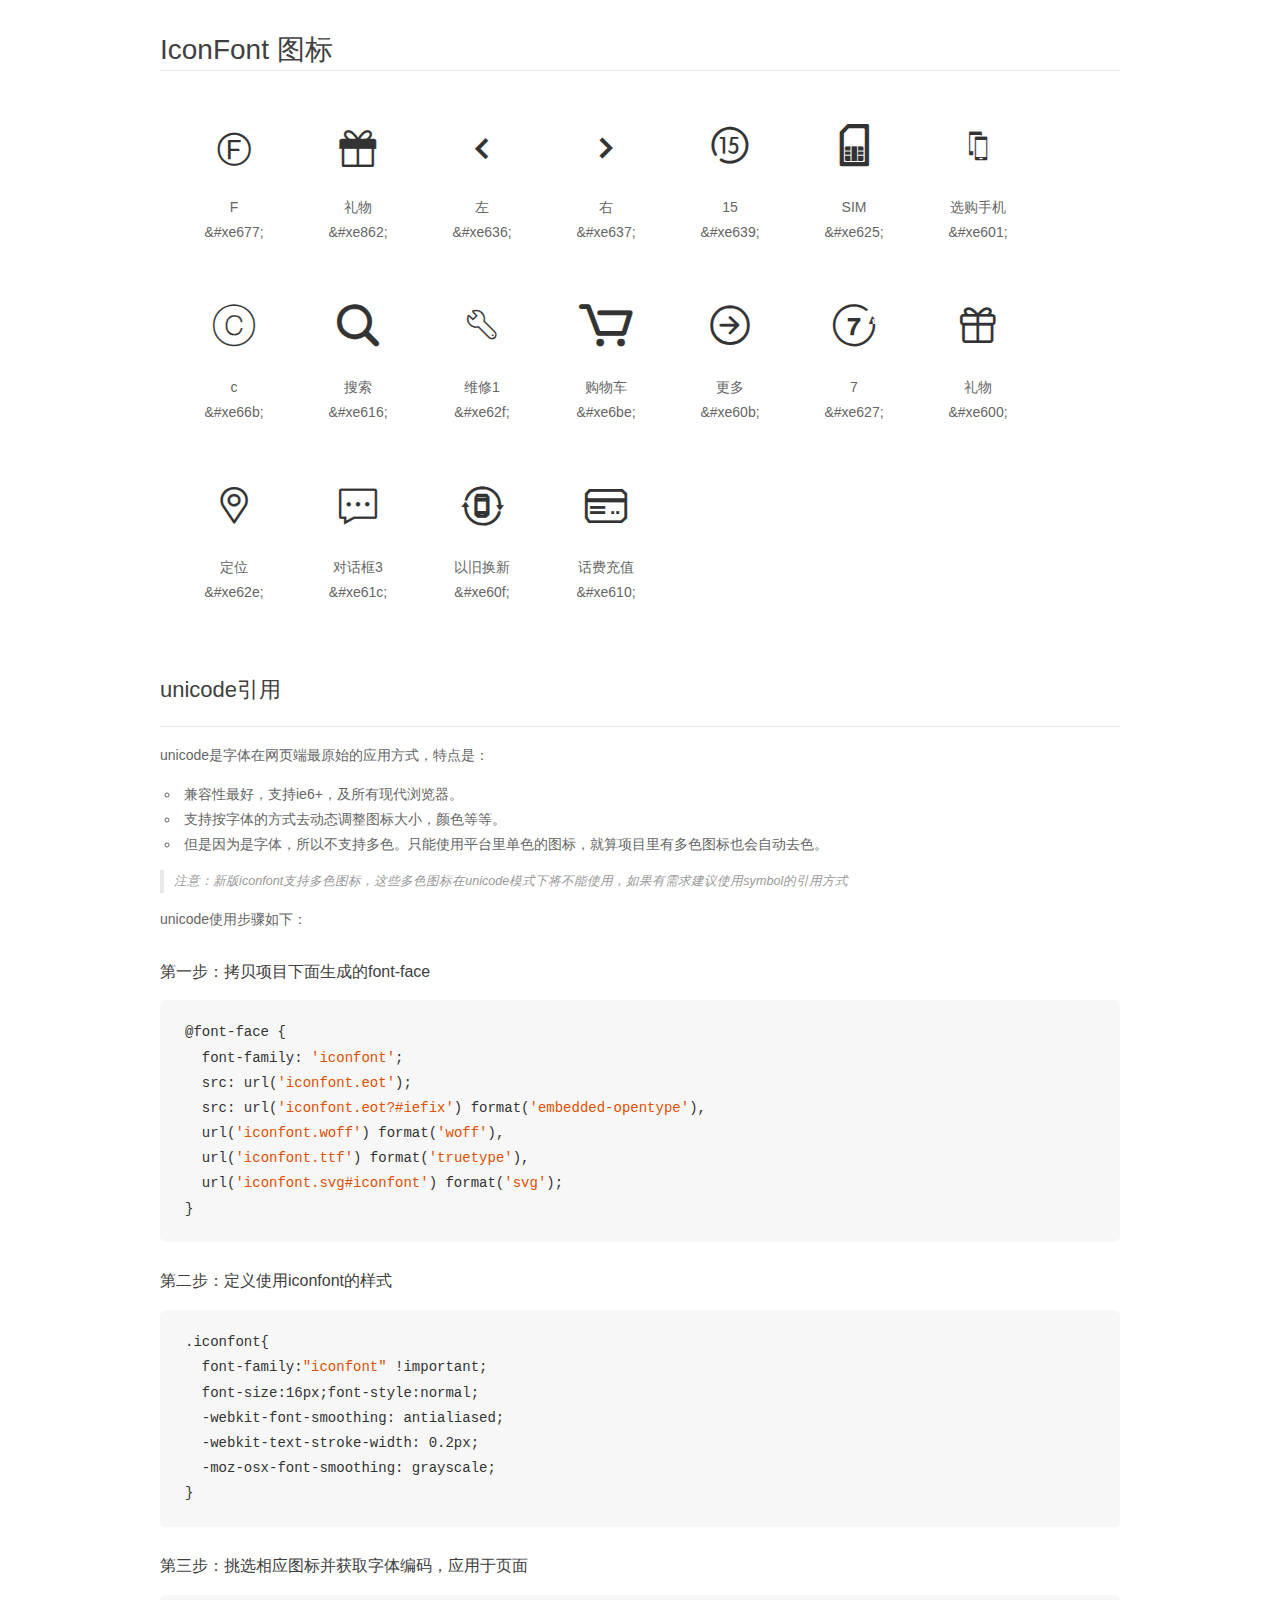
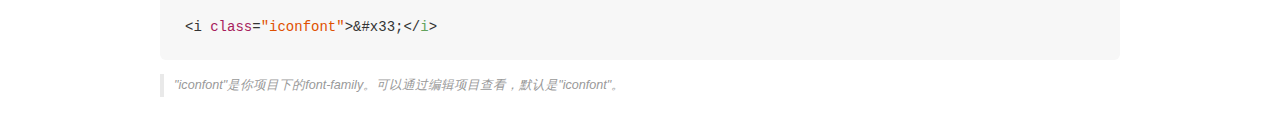
<file: 9.19项目/小米官网/iconfont/demo_unicode.html>
<!DOCTYPE html>
<html>
<head>
    <meta charset="utf-8"/>
    <title>IconFont</title>
    <link rel="stylesheet" href="demo.css">

    <style type="text/css">

        @font-face {font-family: "iconfont";
          src: url('iconfont.eot'); /* IE9*/
          src: url('iconfont.eot#iefix') format('embedded-opentype'), /* IE6-IE8 */
          url('iconfont.woff') format('woff'), /* chrome, firefox */
          url('iconfont.ttf') format('truetype'), /* chrome, firefox, opera, Safari, Android, iOS 4.2+*/
          url('iconfont.svg#iconfont') format('svg'); /* iOS 4.1- */
        }

        .iconfont {
          font-family:"iconfont" !important;
          font-size:16px;
          font-style:normal;
          -webkit-font-smoothing: antialiased;
          -webkit-text-stroke-width: 0.2px;
          -moz-osx-font-smoothing: grayscale;
        }

    </style>
</head>
<body>
    <div class="main markdown">
        <h1>IconFont 图标</h1>
        <ul class="icon_lists clear">
            
                <li>
                <i class="icon iconfont">&#xe677;</i>
                    <div class="name">F</div>
                    <div class="code">&amp;#xe677;</div>
                </li>
            
                <li>
                <i class="icon iconfont">&#xe862;</i>
                    <div class="name">礼物</div>
                    <div class="code">&amp;#xe862;</div>
                </li>
            
                <li>
                <i class="icon iconfont">&#xe636;</i>
                    <div class="name">左</div>
                    <div class="code">&amp;#xe636;</div>
                </li>
            
                <li>
                <i class="icon iconfont">&#xe637;</i>
                    <div class="name">右</div>
                    <div class="code">&amp;#xe637;</div>
                </li>
            
                <li>
                <i class="icon iconfont">&#xe639;</i>
                    <div class="name">15</div>
                    <div class="code">&amp;#xe639;</div>
                </li>
            
                <li>
                <i class="icon iconfont">&#xe625;</i>
                    <div class="name">SIM</div>
                    <div class="code">&amp;#xe625;</div>
                </li>
            
                <li>
                <i class="icon iconfont">&#xe601;</i>
                    <div class="name">选购手机</div>
                    <div class="code">&amp;#xe601;</div>
                </li>
            
                <li>
                <i class="icon iconfont">&#xe66b;</i>
                    <div class="name">c</div>
                    <div class="code">&amp;#xe66b;</div>
                </li>
            
                <li>
                <i class="icon iconfont">&#xe616;</i>
                    <div class="name">搜索</div>
                    <div class="code">&amp;#xe616;</div>
                </li>
            
                <li>
                <i class="icon iconfont">&#xe62f;</i>
                    <div class="name">维修1</div>
                    <div class="code">&amp;#xe62f;</div>
                </li>
            
                <li>
                <i class="icon iconfont">&#xe6be;</i>
                    <div class="name">购物车</div>
                    <div class="code">&amp;#xe6be;</div>
                </li>
            
                <li>
                <i class="icon iconfont">&#xe60b;</i>
                    <div class="name">更多</div>
                    <div class="code">&amp;#xe60b;</div>
                </li>
            
                <li>
                <i class="icon iconfont">&#xe627;</i>
                    <div class="name">7</div>
                    <div class="code">&amp;#xe627;</div>
                </li>
            
                <li>
                <i class="icon iconfont">&#xe600;</i>
                    <div class="name">礼物</div>
                    <div class="code">&amp;#xe600;</div>
                </li>
            
                <li>
                <i class="icon iconfont">&#xe62e;</i>
                    <div class="name">定位</div>
                    <div class="code">&amp;#xe62e;</div>
                </li>
            
                <li>
                <i class="icon iconfont">&#xe61c;</i>
                    <div class="name">对话框3</div>
                    <div class="code">&amp;#xe61c;</div>
                </li>
            
                <li>
                <i class="icon iconfont">&#xe60f;</i>
                    <div class="name">以旧换新</div>
                    <div class="code">&amp;#xe60f;</div>
                </li>
            
                <li>
                <i class="icon iconfont">&#xe610;</i>
                    <div class="name">话费充值</div>
                    <div class="code">&amp;#xe610;</div>
                </li>
            
        </ul>
        <h2 id="unicode-">unicode引用</h2>
        <hr>

        <p>unicode是字体在网页端最原始的应用方式，特点是：</p>
        <ul>
        <li>兼容性最好，支持ie6+，及所有现代浏览器。</li>
        <li>支持按字体的方式去动态调整图标大小，颜色等等。</li>
        <li>但是因为是字体，所以不支持多色。只能使用平台里单色的图标，就算项目里有多色图标也会自动去色。</li>
        </ul>
        <blockquote>
        <p>注意：新版iconfont支持多色图标，这些多色图标在unicode模式下将不能使用，如果有需求建议使用symbol的引用方式</p>
        </blockquote>
        <p>unicode使用步骤如下：</p>
        <h3 id="-font-face">第一步：拷贝项目下面生成的font-face</h3>
        <pre><code class="lang-js hljs javascript">@font-face {
  font-family: <span class="hljs-string">'iconfont'</span>;
  src: url(<span class="hljs-string">'iconfont.eot'</span>);
  src: url(<span class="hljs-string">'iconfont.eot?#iefix'</span>) format(<span class="hljs-string">'embedded-opentype'</span>),
  url(<span class="hljs-string">'iconfont.woff'</span>) format(<span class="hljs-string">'woff'</span>),
  url(<span class="hljs-string">'iconfont.ttf'</span>) format(<span class="hljs-string">'truetype'</span>),
  url(<span class="hljs-string">'iconfont.svg#iconfont'</span>) format(<span class="hljs-string">'svg'</span>);
}
</code></pre>
        <h3 id="-iconfont-">第二步：定义使用iconfont的样式</h3>
        <pre><code class="lang-js hljs javascript">.iconfont{
  font-family:<span class="hljs-string">"iconfont"</span> !important;
  font-size:<span class="hljs-number">16</span>px;font-style:normal;
  -webkit-font-smoothing: antialiased;
  -webkit-text-stroke-width: <span class="hljs-number">0.2</span>px;
  -moz-osx-font-smoothing: grayscale;
}
</code></pre>
        <h3 id="-">第三步：挑选相应图标并获取字体编码，应用于页面</h3>
        <pre><code class="lang-js hljs javascript">&lt;i <span class="hljs-class"><span class="hljs-keyword">class</span></span>=<span class="hljs-string">"iconfont"</span>&gt;&amp;#x33;<span class="xml"><span class="hljs-tag">&lt;/<span class="hljs-name">i</span>&gt;</span></span></code></pre>

        <blockquote>
        <p>"iconfont"是你项目下的font-family。可以通过编辑项目查看，默认是"iconfont"。</p>
        </blockquote>
    </div>


</body>
</html>
</file>
<file: 9.19项目/天猫/css/index.css>
/*
* @Author: Administrator
* @Date:   2017-08-21 15:34:38
* @Last Modified by:   Administrator
* @Last Modified time: 2017-09-19 23:47:17
*/
/* 头部开始 */
header{
	width: 100%;
	height:32px;
	background:#f2f2f2;
	border-bottom: 1px solid #f2f2f2; 

}
header .main{
    width: 1230px;
    height: 32px;
    border-bottom: 1px solid #e5e5e5;
    margin: 0 auto;
}
header .main .left{
	width: 208px;
	height: 12px;
	float: left;
	margin-top: 10px;
	font-size: 12px;
	color: #999999;
}
header .main .left span{
	margin-right: 10px;
	font-size: 12px;
	color: #999999;
}
header .main .left .a1{
	margin-right: 10px;
	font-size: 12px;
	color: #999999;
}
header .main .left .a2{
	font-size: 12px;
	color: #999999;
}
header .main .left .a1:hover{
	color: #e24a4a;
}
header .main .left .a2:hover{
	color: #e24a4a;
}
header .main .right{
	width: 682px;
	height: 14px;
	text-align: center;
	line-height: 14px;
	font-size: 12px;
	float: right;
	margin-top: 9px;
}
header .main .right li{
	float: left;
	margin-right: 20px;
}
header .main .right li a{
	float: left;
	font-size: 12px;
	color: #999999;
}
header .main .right li a span{
	color: #666666;
}
header .main .right li .l1{
	margin-left: 6px;
}
header .main .right li:nth-child(4){
	margin-right: 0;
	padding-right: 20px;
	border-right: 1px solid #cccccc;
}
header .main .right li:nth-child(5){
	margin-left: 14px;
}
header .main .right li .a3:hover{
    color: #e24a4a;
}
header .main .right li .l2:hover span{
    color: #e24a4a;
}
header .main .right li .a4:hover{
    color: #e24a4a;
    border-bottom: 1px solid #e24a4a;
}

/* 头部结束 */

/* 搜索部分开始 */
.sousuo{
	width: 100%;
	height: 130px;
	background: #ffffff;
}

.sousuo-1{
	display: block;
	width: 112px;
	height: 130px;
	margin-left: 60px;
	float: left;

}

.img1{
	display: block;
	width: 100%;
	height: 100%
}

.sousuo-2{
	width: 629px;
	height: 36px;
	background: #ffffff;
	border: 1px solid #C70606;
	float: left;
	margin-top: 38px;
	margin-left: 163px;
}

.sousuo-2-1{
	width: 491px;
	height: 36px;
	background: #ffffff;
	float: left;
	font-size: 14px;
	color: #666666;
	line-height: 36px;
	margin-left: 6px;
}
.sousuo-2-2{
	display: block;
	width: 131px;
	height: 36px;
	background: #C40000;
	font-size: 18px;
	line-height: 36px;
	text-align: center;
	color: #ffffff;
	float: right;

}


.sousuo-3{
	width: 640px;
	height: 14px;
	background: #ffffff;
	float: left;
	margin-left: 146px;
	margin-top: 8px;
}

.sousuo-3 li{
	width: 56px;
	height: 14px;
	background: #ffffff;
	padding-left:14px; 
	font-size: 14px;
	float: left;
	border-right: 1px solid #cccccc;
	 


}
.sousuo-3 li:last-of-type{
	border-right: 0;
}

 .sousuo-3-1{
 	color: #C40000;
 }

 .sousuo-3-2{
 	color: #999999;
 }



/* 搜索部分结束 */

.bannershangmian{
	width: 100%;
	height: 36px;
	margin: 0 auto;
	background: red;
}

/* banner上面 */

/* 商品分类 */
.nav{
	width: 100%;
	height: 36px;
	background:#FF0036;
}
.nav-box{
	width: 1266px;
	height: 36px;
	margin: 0 auto;
}
.fenlei{
	width: 200px;
	height: 36px;
	background: #dd2727;
	float: left;
}
.fenlei1{
	width: 96px;
	height: 16px;
	float: left;
	margin-top: 10px;
	margin-left: 11px;
	line-height: 16px;
	font-size: 16px;
	color: #fff;
}
.fenlei1 span{
	float: right;
}
.nav-right{
	width: 990px;
	height: 36px;
	margin-left: 40px;
	float: right;
}
.nav-right li{
	float: left;
	margin-right: 30px;
	line-height: 36px;
	position: relative;
}
.nav-right li:last-child{
	margin-right: 0px;
}
.nav-right li:hover .cat{
	opacity: 1;
	transform: translateY(-11px);
}
.box{
	display: block;
	width: 90px;
	height: 36px;
}
.nav-right img{
	width: 90px;
	height: 36px;
	background: #FF0036;
}
.box1{
	display: block;
	height: 36px;
	color: #fff;
}
.cat{
	width: 40px;
	height: 15px;
	position: absolute;
	background: url('../images/TB1Y87GRXXXXXcOXpXXXXXXXXXX-40-15.png') no-repeat center center;
	background-size: 40px 15px;
	top: 0;
	left: 0;
	right: 0;
	margin-left: auto;
	margin-right: auto;
	opacity: 0;
	transition: all 0.1s ease;
}


/* banner上面结束 */

/* banner开始 */
.banner{
	width: 100%;
	height: 500px;
	background: red;
	margin: 0 auto;
	position: relative;
}
.img-list{
	width: 100%;
	height: 500px;
	margin: 0 auto;
	position: relative;
}
.img-list li{
	width: 100%;
	height: 500px;
	background: #e9e9e8;
	position: absolute;
	top: 0;
	left: 0;
	 
	display: none;
}

.img-list li:first-child{
	display: block;
}

.img1{
	 
	width: 100%;
	height: 100%;
}
.btn-list{
	width: 182px;
	height: 12px;
	position: absolute;
	right: 40%;
	bottom: 40px;
}
.btn-list li{
	width: 18px;
	height: 18px;
	border-radius: 50%;
	background: rgba(255, 255, 255, 0.4);
	border: 2px solid #5c5c5f;
	float: left;
    margin-right: 10px;
}
.btn-list .last{
	margin-right:0px;
	background: rgba(255, 255, 255, 0.4);
}
.btn-list li:hover{
	background: #fff;
}
 
.cedaohang{
	width: 200px;
	height: 500px;
	background-color: rgba(238,238,238,0.5);
	position: absolute;
	left: 42px;
	top: 0;

}
.cedaohang2 li{
	width: 200px;
	height: 31.2px;
	line-height: 31.2px;
}
.cedaohang2 li a{
	font-size: 14px;
	color:#000;
	margin-left: 30px; 
}
.cedaohang2 li:hover{
	background: #fff;	
}
.cedaohang2 li a:hover{
	color: #e54077;
}

.cedaohang1{
	display: none;
	width: 852px;
	height: 100%;
	background: yellow;
	position: absolute;
	left: 200px;
	top: 0;

}

 
.init{
	width: 731px;
	height: 435px;
	float: right;
}
.init li{
	width: 121px;
	height: 108px;
	float: left;
	border-right: 1px solid #fff;
	border-bottom: 1px solid #fff;
	position: relative;
}
.init li:nth-child(6n){
	border-right: 0;
}
.init li:nth-child(18)~li{
	border-bottom: 0;
}
.init li .img{
	width: 121px;
	height: 108px;
}
.init li .img img{
	display: block;
	width: 100px;
	height: 50px;
	margin: 30px auto;
}
.init li .zhezhao{
	width: 121px;
	height: 108px;
	background: rgba(0, 0, 0, 0.8);
	position: absolute;
	top: 0;
	left: 0;
	opacity: 0;
	 
}
.init li:hover .zhezhao{
	opacity: 1;
}
.init li .zhezhao .coupon{
	color: #fff;
    text-align: center;
    line-height: 90px;
    height: 60px;
    font-size: 14px;
}
.init li .zhezhao .enter{
    text-align: center;
    height: 32px;
}
.init li .zhezhao .enter a{
	display: inline-block;
	width: 63px;
    height: 18px;
	font-size: 12px;
	color: #fff;
	background: red;
	line-height: 16px;
    border-radius: 9px;
}
.youceguding{
	width: 35px;
	height: 100%;
	background-color: #000;
	position: fixed;
	top: 0;
	right: 0;
}


/* banner结束 */
/* banner的下面部分开始 */
.bannerxia{
	width: 1229px;
	height: 435px;
	background: #ffffff;
	margin: 0 auto;
	margin-top: 60px;

}

.bannerxia-left{
	width: 488px;
	height: 435px;
	background: yellow;
	float:left; 
}

.bannerxia-left-1{
	width: 488px;
	height: 275px;
	background: red;
}
.bannerxia-left-2{
	width: 488px;
	height: 160px;
	background: #050505;
	overflow: hidden; 
}
.bannerxia-left-2-1{
	width: 488px;
	height: 90px;
	background: #050505;
	margin-top: 8px;
}
.bannerxia-left-2-1-1{
	display: block;
	width: 160px;
	height: 90px;
	background: red;
	float: left;
	margin-right: 4px;
}

.bannerxia-left-2-1-2{
	display: block;
	width: 160px;
	height: 90px;
	background: red;
	float: left;
}
.bannerxia-left-2-1-3{
	display: block;
	width: 160px;
	height: 90px;
	background: red;
	float: right;
}
.bannerxia-right{
	width: 731px;
	height: 435px;
	background: green;
	float: right;
}

.bannerxia-right li{
	width: 121px;
	height: 108px;
	background: #ffffff;
	float: left;
	border-right: 1px solid #f5f5f5;
	border-bottom: 1px solid #f5f5f5;
	position: relative;
}

 .bannerxia-right li:nth-of-type(6n){
	border-right: 0;
}

.bannerxia-right li:nth-of-type(18)~li{
	border-bottom: 0;
}


.zhezhao{
	display: block;
	width: 121px;
	height: 108px;
	background: #000000;
	opacity: 0;
	position: absolute;
	top: 0;
	left: 0;

}

li:hover .zhezhao{
	opacity: 0.7;

}

.img1{
	display: block;
	width: 100%;
	height: 100%
}
.zhezhao-top{
	width: 121px;
	height: 12px;
	text-align: center;
	font-size: 12px;
	margin-top: 38px;
	color: #ffffff;

}

.zhezhao-bottom{
	display: block;
	width: 63px;
	height: 18px;
	background: #ff0000;
	border-radius: 30%;
	font-size: 12px;
	color: #ffffff;
	margin-top: 12px;
	margin-left: 28px;
	text-align: center;

}






/* banner的下面部分结束 */


/* 潮流前沿开始 */

.chaoliu{
	width: 1338px;
	height: 478px;
	background: #f5f5f5;
	margin-top: 30px;
	 
}

.chaoliu-box{
	width: 1240px;
	height: 478px;
	background: #f5f5f5;
	margin: 0 auto;
	padding-left: 18px;

}

.chaoliu-box1{
	width: 200px;
	height: 477px;
	border-bottom: 1px solid #f5f5f5;
}
.chaoliu-box li{
	width: 238px;
	height: 478px;
	background: #ffffff;
	float: left;
	margin-right: 10px;
}

/* .chaoliu-box li:last-of-type:{
	margin-right: 0px;
} */


.chaoliu-top{
	width: 238px;
	height: 36px;
	background: #FF0036;
	/* font-size: 20px;
	line-height: 36px;
	padding-right: 70px; */

}

.chaoliu-top-wenzi{
	width: 82px;
	height: 36px;
	line-height: 36px;
	color: #fff;
	font-size: 20px;
	float: right;
	margin-right: 70px;
}

.chaoliu-center-1{
	display: block;
	width: 100%;
	height: 24px;
	text-align: center;
	margin-top: 18px;
	color: #000;
	font-size: 24px;

}

.chaoliu-center-2{
	display: block;
	width: 100%;
	height: 14px;
	text-align: center;
	margin-top: 8px;
	color: #888888;
	font-size: 6px;
}

.chaoliu-center-3{
	display: block;
	width: 200px;
	height: 156px;
	border-bottom: 1px solid #f5f5f5;
	margin-left: 20px;
}
.chaoliu-center-3:hover{
	transform: scale(1.05, 1.05);
	transition: all 0.4s ease;
}



.chaoliu-bottom-1{
	display: block;
	width: 100%;
	height: 24px;
	text-align: center;
	margin-top: 18px;
	color: #000;
	font-size: 24px;

}

.chaoliu-bottom-2{
	display: block;
	width: 100%;
	height: 14px;
	text-align: center;
	margin-top: 8px;
	color: #888888;
	font-size: 6px;
}

.chaoliu-bottom-3{
	display: block;
	width: 200px;
	height: 156px;
	border-bottom: 1px solid #f5f5f5;
	margin-left: 20px;
}
.chaoliu-bottom-3:hover{
	transform: scale(1.05, 1.05);
	transition: all 0.4s ease;
}


/* 潮流前沿结束 */

/* 一长条图片开始 */
.tupian{
	width: 100%;
	height: 80px;
	background: #F5F5F5;
	padding-top: 10px; 
}

.tupian-1{
	display: block;
	width: 1230px;
	height: 90px;
	margin:0 auto;
}

/* 一长条图片结束 */

/* 猜你喜欢 */
.like{
	width: 1230px;
	height: 394px;
	margin: 0 auto;
}
.like .top{
	width: 1230px;
	height: 73px;
	text-align: center;
	line-height: 73px;
}
.like .bottom{
	width: 1230px;
	height: 321px;
}
.like .bottom li{
	width: 239px;
	height: 319px;
	float: left;
	background: #ffffff;
	position: relative;
	border: 1px solid rgba(255, 255, 255, 0);
	margin-right: 6px;
}
.like .bottom li:hover{
	border: 1px solid red;
}
.like .bottom li:last-child{
	margin-right: 0;
}
.like .bottom li .tu{
	width: 235px;
	height: 235px;
	display: block;
	margin: 0 auto;
}
.like .bottom li .ss{
	width: 210px;
	height: 55px;
	margin: 0 auto;
	margin-bottom: 17px;
	margin-left: 25px;
}
.like .bottom li .s1{
	font-size: 12px;
	color: #666666;
}
.like .bottom li .s2{
	font-size: 12px;
	color: #ff0000;

}
.like .bottom li .zhezhao{
	width: 239px;
	height: 319px;
    position: absolute;
    top: 0;
    left: 0;
    background: #ffffff;
    opacity: 0;
}
.like .bottom li:hover .zhezhao{
	opacity: 0.2 ;
}
/* di1 */


/* 美丽人生开始 */

.meili{
	width: 100%;
	height: 501px;
	background: #F5F5F5;
}
.meili-top{
	width: 1229px;
	height: 60px;
	background: #F5F5F5;
	margin: 0 auto;
	overflow: hidden;
}

.meili-top-left{
	width: 238px;
	height: 20px;
	background: #F5F5F5;
	border-left: 5px solid #ea5f8d;
	margin-top: 30px;
	 
	 
}
.meili-top-left-1{
	width: 72px;
	height: 17px;
	font-size: 17px;
	color: #000;
	padding-left: 10px;
	float: left;
}


.meili-top-left-2{
	width: 134px;
	height: 11px;
	font-size: 11px;
	color: #000;
	padding-top:6px;
	float: right;
}


.meili-bottom{
	width: 1229px;
	height: 441px;
	background: pink;
	margin: 0 auto;
}

.meili-bottom-left{
	width: 246px;
	height: 441px;
	background: #ffffff;
	float: left;
	position: relative;
}



.meili-bottom-center{
	width: 734px;
	height: 441px;
	background: #ffffff;
	float: left;
	border-right: 1px solid #f5f5f5;
}
.meili-bottom-right{
	width: 248px;
	height: 441px;
	background: #ffffff;
	float: right;
}

.meili-bottom-left-1{
	display: block;
	width: 246px;
	height: 330px;
	background: red;

}

.xiaoguo{
	width: 246px;
	height: 330px;
	background: #ffffff;
	position: absolute;
	top: 0;
	left: 0;
	opacity: 0;
}

.xiaoguo:hover{
	 opacity: 0.3;
	 transition: all 0.5s ease;
	 
}

.img2{
	display: block;
	width: 100%;
	height: 100%;
}
.meili-bottom-left-2{
	 
	width: 246px;
	height: 110px;
	background: #EA5F8D;
	overflow: hidden;

}

.meili-bottom-left-2-1{
	 
	display: block;
	width: 246px;
	height: 22px;
	background: #EA5F8D;
	text-align: center;
	font-size: 22px;
	color: #ffffff;
	margin-top: 26px;

}

.meili-bottom-left-2-2{
	display: block;
	width: 246px;
	height: 18px;
	background: #EA5F8D;
	text-align: center;
	font-size: 18px;
	color: #ffffff;
	margin-top: 10px;
}

.meili-bottom-center li{
	width: 244px;
	height: 220px;
	background: #ffffff;
	float: left;
	border-right: 1px solid #f5f5f5;
	border-bottom: 1px solid #f5f5f5;
	overflow: hidden;


}

.meili-bottom-center li:nth-of-type(3n){
	border-right: 0;

}

.meili-bottom-center li:nth-of-type(3)~li{
	border-bottom: 0;
}



.meili-bottom-center-1-1{
	display: block;
	width: 110px;
	height: 18px;
	background: #ffffff;
	font-size: 18px;
	margin-left: 28px;
	margin-top: 26px;
	color: #000;
}

.meili-bottom-center-1-2{
	display: block;
	width: 86px;
	height: 12px;
	background: #ffffff;
	font-size: 12px;
	margin-left: 28px;
	margin-top: 12px;
	color: #EA5F8D;
}

.meili-bottom-center-1-3{
	display: block;
	width: 154px;
	height: 154px;
	background: #ffffff;
	float: right;
}

.meili-bottom-center-1-3:hover{
  transition: all 0.5s ease;
  transform: translateX(-5px);
}
.meili-bottom-right-1{
	width: 248px;
	height: 146px;
	background: #ffffff;
	border-bottom: 1px solid #f5f5f5;
	overflow: hidden;
}

.meili-bottom-right-2{
	width: 248px;
	height: 146px;
	background: #ffffff;
	border-bottom: 1px solid #f5f5f5;
	overflow: hidden;
}

.meili-bottom-right-3{
	width: 248px;
	height: 146px;
	background: #ffffff;
	overflow: hidden;
	 
}

.meili-bottom-right-1-1{
	display: block;
	width: 110px;
	height: 18px;
	background: #ffffff;
	font-size: 18px;
	margin-left: 28px;
	margin-top: 26px;
	color: #000;
}

.meili-bottom-right-1-2{
	display: block;
	width: 86px;
	height: 12px;
	background: #ffffff;
	font-size: 12px;
	margin-left: 28px;
	margin-top: 12px;
	color: #EA5F8D;
}

.meili-bottom-right-1-3{
	display: block;
	width: 100px;
	height: 100px;
	background: #ffffff;
	float: right;
	bottom: 0px;
}

.meili-bottom-right-1-3:hover{
  transition: all 0.5s ease;
  transform: translateX(-5px);
}

/* 美丽人生结束 */

/* END部分开始 */
.END{
	width: 100%;
	height: 70px;
	background: #ffffff;
	float: left;
}

.icon-tianmao01:{
	display: block;
	width: 100%;
	height: 100%;
	
}

.END-1{
	width: 80px;
	height: 70px;
	font-size: 23px;
	float: left;
	margin-left: 636px;
	margin-top: -47px;
	color: #e2e2e2;
}

/* END部分结束 */


/* 倒数第二部分开始 */
.pinzhi{
	width: 1349px;
	height: 363px;
	background: #ffffff;
	border-top: 1px solid #d1d7dc;
	border-bottom: 2px solid #c40000; 
	margin-top: 66px;
}

.pinzhi-top{
	width: 1229px;
	height: 150px;
	background: #ffffff;
	margin: 0 auto;
	border-bottom: 1px solid #ededed;
}

.pinzhi-top-1{
	width: 307px;
	height: 150px;
	background: #ffffff;
	float: left;
}

.pinzhi-top-2{
	width: 307px;
	height: 150px;
	background: #ffffff;
	float: left;
}

.pinzhi-top-3{
	width: 307px;
	height: 150px;
	background: #ffffff;
	float: left;
}

.pinzhi-top-4{
	width: 307px;
	height: 150px;
	background: #ffffff;
	float: left;
}
 

.pinzhi-top-1-2{
	width: 70px;
	height: 16px;
	font-size: 16px;
	float: left;
	color: #000;
	margin-top: 54px;
	margin-left: 16px;
}

.pinzhi-top-1-3{
	width: 140px;
	height: 16px;
	font-size: 16px;
	float: left;
	color: #858585;
	margin-top: 8px;
	margin-left: 16px;
}

.pinzhi-top-2-2{
	width: 140px;
	height: 16px;
	font-size: 16px;
	float: left;
	color: #000;
	margin-top: 54px;
	margin-left: 16px;
}

.pinzhi-top-2-3{
	width: 170px;
	height: 16px;
	font-size: 16px;
	float: left;
	color: #858585;
	margin-top: 8px;
	margin-left: 16px;
}

.pinzhi-top-3-2{
	width: 106px;
	height: 16px;
	font-size: 16px;
	float: left;
	color: #000;
	margin-top: 54px;
	margin-left: 16px;
}

.pinzhi-top-3-3{
	width: 180px;
	height: 16px;
	font-size: 16px;
	float: left;
	color: #858585;
	margin-top: 8px;
	margin-left: 16px;
}

.pinzhi-top-4-2{
	width: 70px;
	height: 16px;
	font-size: 16px;
	float: left;
	color: #000;
	margin-top: 54px;
	margin-left: 16px;
}

.pinzhi-top-4-3{
	width: 100px;
	height: 16px;
	font-size: 16px;
	float: left;
	color: #858585;
	margin-top: 78px;
	margin-left: -70px;
}

.pinzhi-bottom{
	width: 100%;
	height: 212px;
	background: #ffffff;
	overflow: hidden;
}

.pinzhi-bottom-1{
	display: block;
	width: 64px;
	height: 79px;
	background: #ffffff;
	margin-left: 132px;
	margin-top: 28px;
	float: left;
	
}
.pinzhi-bottom-1-word dt{
	font-size: 16px;
	color: #646464;


}
.pinzhi-bottom-1-word dd{
	font-size: 12px;
	padding-top: 3px;
	color: #8b8ba8;

}

.pinzhi-bottom-2{
	display: block;
	width: 64px;
	height: 82px;
	background: #ffffff;
	margin-left: 174px;
	margin-top: 28px;
	float: left;

}
.pinzhi-bottom-2-word dt{
	font-size: 16px;
	color: #646464;


}
.pinzhi-bottom-2-word dd{
	font-size: 12px;
	padding-top: 3px;
	color: #8b8ba8;

}

.pinzhi-bottom-3{
	display: block;
	width: 64px;
	height: 118px;
	background: #ffffff;
	margin-left: 174px;
	margin-top: 28px;
	float: left;

}

.pinzhi-bottom-3-word dt{
	font-size: 16px;
	color: #646464;


}
.pinzhi-bottom-3-word dd{
	font-size: 12px;
	padding-top: 3px;
	color: #8b8ba8;

}

.pinzhi-bottom-4{
	display: block;
	width: 64px;
	height: 158px;
	background: #ffffff;
	margin-left: 174px;
	margin-top: 28px;
	float: left;

}
.pinzhi-bottom-4-word dt{
	font-size: 16px;
	color: #646464;


}
.pinzhi-bottom-4-word dd{
	font-size: 12px;
	padding-top: 3px;
	color: #8b8ba8;

}
.pinzhi-bottom-5{
	display: block;
	width: 108px;
	height: 126px;
	background: #ffffff;
	margin-left: 174px;
	margin-top: 28px;
	float: left;

}

.pinzhi-bottom-5-1{
	font-size: 16px;
	color: #646464;
}
.pinzhi-bottom-5-2{
	display: block;
	width: 98px;
	height: 98px;
	margin-top: 6px;
}
/* 倒数第二部分结束 */

/* 最后开始 */
.di2{
	width: 100%;
	height: 199px;
	background: #000000;
	border-top: 1px solid #c40000;
}

.di2 .top{
	width: 1190px;
	height: 30px;
	display: block;
	line-height: 30px;
	margin: 0 auto;
}
.di2 .top li{
	float: left;
	margin-right: 7px;
	
} 
.di2 .top li a{
	font-size: 12px;
	color: #fff;
}
.di2 .center{
	width: 1190px;
	height: 25px;
	display: block;
	line-height: 25px;
	margin: 2px auto;
}
.di2 .center li{
	float: left;
}
.di2 .center li a{
	font-size: 12px;
	color: #fff;
	padding-right: 7px;
	padding-left: 4px;
	border-right: 1px solid #fff;
}
.di2 .center li:first-child a{
	padding-left: 0;
}
.di2 .center li:last-child a{
	padding-right: 0;
	border-right: 0;
}
.di2 .bottom{
	width: 1190px;
	height: 111px;
	margin: 0 auto;
}
.di2 .bottom .s1{
	font-size: 12px;
	color: #a4a4a4;
}
.di2 .bottom .s2{
	font-size: 12px;
	color: #686868;
}
.di2 .bottom .s3{
	margin-left: 70px;
}
.di2 .bottom .s4{
	margin-left: 70px;
}
.di2 .bottom .s5{
	margin-left: 70px;
}
.di2 .bottom .tu{
	width: 167px;
	height: 80px;
	margin-top: 15px;
}
.di2 .bottom .left{
	width: 73px;
	height: 30px;
	float: left;
}

.di2 .bottom .right{
	width: 80px;
	height: 30px;
	float: right;
}
</file>
<file: 9.19项目/天猫/css/base.css>
/*
* @Author: Administrator
* @Date:   2017-08-17 16:01:30
* @Last Modified by:   Administrator
* @Last Modified time: 2017-08-17 16:24:18
*/
*{
	margin: 0;
	padding: 0;
	list-style: none;
	font-family: "微软雅黑","宋体","sans-serif";
	text-decoration: none;
}
body{
	background: #ffffff;
}
</file>
<file: 9.19项目/天猫/iconfont/iconfont.css>
@font-face {font-family: "iconfont";
  src: url('iconfont.eot?t=1503220624248'); /* IE9*/
  src: url('iconfont.eot?t=1503220624248#iefix') format('embedded-opentype'), /* IE6-IE8 */
  url('iconfont.woff?t=1503220624248') format('woff'), /* chrome, firefox */
  url('iconfont.ttf?t=1503220624248') format('truetype'), /* chrome, firefox, opera, Safari, Android, iOS 4.2+*/
  url('iconfont.svg?t=1503220624248#iconfont') format('svg'); /* iOS 4.1- */
}

.iconfont {
  font-family:"iconfont" !important;
  font-size:16px;
  font-style:normal;
  -webkit-font-smoothing: antialiased;
  -moz-osx-font-smoothing: grayscale;
}

.icon-chongzhi:before { content: "\e600"; }

.icon-kafei:before { content: "\e601"; }

.icon-shouji:before { 
  content: "\e602";
  font-size: 12px;
  color: #c40000;
   }

.icon-zhubaoshipin:before { content: "\e603"; }

.icon-jiajujiancai:before { content: "\e604"; }

.icon-jiayongdianqi:before { content: "\e605"; }

.icon-shipin:before { content: "\e606"; }

.icon-muyingwanju:before { content: "\e607"; }

.icon-shumashouji:before { content: "\e608"; }

.icon-nvzhuangneiyi:before { content: "\e609"; }

.icon-huazhuangpin:before { content: "\e60a"; }

.icon-qichepeijian:before { content: "\e60b"; }

.icon-jiafangjiashi:before { content: "\e60c"; }

.icon-yiyaobaojian:before { content: "\e60d"; }

.icon-tushuyinxiang:before { content: "\e60e"; }

.icon-tesefuwu:before { 
  content: "\e60f";
  display: block;
  width: 50px;
  height: 150px;
   
  font-size: 50px;
  color: #c00000;
  margin-left: 51px;
  line-height: 150px;
  float: left;
   }

.icon-qitianwuliyoutuihuanhuo:before { 
  content: "\e610"; 
   
  display: block;
  width: 50px;
  height: 150px;
   
  font-size: 50px;
  color: #c00000;
  margin-left: 51px;
  line-height: 150px;
  float: left;
   }
}

.icon-nanzhuang:before { content: "\e611"; }

.icon-xie:before { content: "\e612"; }

.icon-shengxianshuiguo:before { content: "\e613"; }

.icon-woguanzhudepinpai:before { 
  content: "\e614";
  font-size: 12px;
  color: #c40000;

}

.icon-tianmaochaoshigouwuche:before { content: "\e615"; }

.icon-weiguanzhu:before { content: "\e616";
  font-size: 12px;
  color: #c40000; }

.icon-fenlei:before { 
  content: "\e617"; 
  font-size: 12px;
  color: #c40000;

}

.icon-shijian:before { content: "\e618"; }

.icon-shoucang:before { content: "\e619"; }

.icon-sanjiao1:before { 
  content: "\e61a";
  display: block;
  font-size: 6px;
  color: #999999;
  float: left;
  margin-top: -14px;
  margin-left:48px;
   
   }

.icon-gouwuchexuanzhong:before { 
  content: "\e61b";
  font-size: 12px;
  color: #c40000;
 }

.icon-wodezichan:before { content: "\e61c"; }

.icon-tianmaochaoshi:before { content: "\e61d"; }

.icon-tianmaoguoji:before { content: "\e61e"; }

.icon-tianmao01:before { 
  content: "\e61f";
  display: block;
  background: #ffffff;
  width: 80px;
  height: 80px;
  margin-left: 620px;
  font-size: 80px;
  color: #e0e0e0;
  float: left;

   }

.icon-tianmao:before { content: "\e6aa"; }
</file>
<file: 9.19项目/小米官网/css/index.css>
/*
* @Author: Administrator
* @Date:   2017-08-17 15:57:44
* @Last Modified by:   Administrator
* @Last Modified time: 2017-09-20 01:30:02
*/
 @import url('base.css');

 header{ 
 	width: 100%;
 	height:40px;
 	background: #333333;
 }

 main{
 	width: 1020px;
 	height: 40px;
 	background: #333333;
 	margin: 0 auto;
 	padding-right: 206px;
 }

 .head-left{
 	width: 614px;
 	height: 100%;
 	background: #333333;
 	float: left;
 }

 .head-left li{
 	float: left;
 	line-height: 40px;
 }
 
 .head-left li a{
 	color: #b0b0b0;
 	font-size: 12px;
 	padding-left: 8px;
 	padding-right: 9px;
 	border-right: 1px solid #424242;
 }

 .head-left .first{
 	padding-left: 0px;

 }

 .head-left .last{
 	border-right: 0px;
 }

 .head-left li a:hover{
 	color: #ffffff;
 }



 .head-center{
 	width: 142px;
 	height: 100%;
 	background: #333333;
 	float: left;
 	 
 }

.head-center li{
 	float: left;
 	line-height: 40px;
 }
 
 .head-center li a{
 	color: #b0b0b0;
 	font-size: 12px;
 	padding-left: 8px;
 	padding-right: 9px;
 	border-right: 1px solid #424242;
 }

 .head-center li a:hover{
 	color: #ffffff;
 }

 .head-center .first{
 	padding-left: 0px;

 }

 .head-center .center-first{
	padding-left: 0px;
}

.head-center .center-last{
	border-right:0px;
}

 
  


 .nav{
 	width: 1200px;
 	height: 100px;
 	background:#ffffff;
 	margin: 0 auto;
 	position: relative;

 }


 .logo{
 	display: block;
 	width: 55px;
 	height: 100px;
 	background: url('../images/mi_07.png') no-repeat center center;
 	float: left;
 	top: 0;
 	bottom: 0;
 	margin-top: auto;
 	margin-bottom: auto;
}

.nav-center{
	width: 226px;
	height: 100px;
	background:#ffffff;
	float: left;
	margin-left: 190px;
}


.nav-centerwenzi li{
	line-height: 100px;
	float: left;



}

.nav-centerwenzi li a{
	font-size: 16px;
	color: #333333;
	padding-right: 20px;
}

.nav-centerwenzi li a:hover{
	color: #ff6700;
}



.nav-right{
	width: 285px;
	height: 48px;
	background:#ffffff;
	border: 1px solid #e0e0e0;
	float: right;
	margin-top: 25px;

}

.nav-right1{
	width: 243px;
	height: 48px;
	background: #ffffff;
	float: left;

}

.nav-right2{
	width: 50px;
	height: 46px;
	background: #ffffff;
	float: right;
	border-left: 1px solid #e0e0e0;
}


.nav-right2:hover{
	background: #FF6700;

}

.icon-sousuo{
color: #616161;
  text-align: center;
  line-height: 46px;
}

.nav-right2:hover .icon-sousuo{

	color: #fff;
}
.nav-right1-zuo{
	display: block;
	width: 53px;
	height: 18px;
	background: #eeeeee;
	color: #7587b5;
	font-size: 12px;
	text-align: center;
	line-height: 18px;
	margin-top: 18px;
	float: left;
	margin-left:34px;
}


.nav-right1-you{
	display: block;
	width: 82px;
	height: 18px;
	background: #eeeeee;
	color: #7587b5;
	font-size: 12px;
	text-align: center;
	line-height: 18px;
	margin-top: 18px;
	float: left;
	margin-left: 5px;
}


.nav-right1-zuo:hover{
	color: #ffffff;
	background: #ff6700;
}

.nav-right1-you:hover{
	color: #ffffff;
	background: #ff6700;
}

/* banner开始 */
  .banner{
  	width: 1227px;
  	height: 460px;
  	background: pink;
  	margin-top: 42px;
  	margin: 0 auto;
  	position: relative;
 }

 .banner-right{
	width: 1227px;
	height: 460px;
	background: red;
	margin: 0 auto;
	position: relative;
	position: absolute;
}

.img-list{
 	width: 1227px;
 	height: 460px;
 	background: yellow;
 	position: relative;
 	 
 }


.img-list li a img{
	display: block;
    width: 1227px;
    height: 460px;
    background: green;
    position: absolute;
    top: 0;
    left: 0;
}

.hezi1{
	width: 28px;
	height: 42px;
	 
	position: absolute;
	margin-top: 194px;
	margin-left: 230px;
}

.icon-zuo:hover{
	color: #ffffff;
}

.hezi1:hover{
    background: rgba(0, 0, 0, 0.6)
}

.hezi2{
	width: 28px;
	height: 42px;
	 
	position: absolute;
	margin-top: 194px;
	margin-left: 1198px;
}
.icon-you:hover{
	color: #ffffff;
}
.hezi2:hover{
    background: rgba(0, 0, 0, 0.6)
}


.btn-list{
	width: 112px;
	height: 10px;
	 
	position: absolute;
	left: 1106px;
	top: 422px;
	 
}

.btn-list li{
	width: 10px;
	height: 10px;
	background: #48484c;
	float: left;
	border-radius: 50%;
	margin-right: 10px;
	border: 2px solid #5c5c5f;

	 
	 
}


.btn-list .btn-last{
	margin-right: 0;
}

.btn-list li:hover{
	background: #E4DBCF;

	 
}
.banner-left{
	width: 233px;
	height: 460px;
	background:rgba(0,0,0,0.6);
	float: left;
	border-left: 1px solid #666666;
	position: absolute;
  	left: 0;
  	top: 0;

}

 

.banner-left-image li a{
    width: 230px;
	height: 43px;
	line-height: 43px;
	display: block;
	font-size: 12px;
	color: #ffffff;
	padding-left:30px;


}

.banner-left-image1{
	margin-top: 15px;
}


.banner-left-image10{
	margin-bottom: 15px;
}


.span2{
	margin-right: 23px;
	float: right;
}

.banner-left-image li a:hover{
	 background: #ff6700;
	 
}

.nav-center1{
	display: none;
	width: 530px;
	height: 100%;
	background: yellow;
	position: absolute;
	top: 0;
	left: 226px;
}

/* banner结束 */

/* banner的下面部分开始   */
.choose{
	width: 1226px;
	height: 170px;
	margin: 0 auto;
	margin-top: 14px;

} 
.xuan{
	width: 234px;
	height: 170px;
	float: left;
	background: #5f5750;
	margin-right: 14px;
	position: relative;
}
.xian1{
	width: 1px;
	height: 70px;
	background: #665e57;
	position: absolute;
	top: 9px;
	left: 79px;
}
.xian2{
	width: 1px;
	height: 70px;
	background: #665e57;
	position: absolute;
	top: 9px;
	left: 155px;
}
.xian3{
	width: 1px;
	height: 70px;
	background: #665e57;
	position: absolute;
	top: 91px;
	left: 79px;
}
.xian4{
	width: 1px;
	height: 70px;
	background: #665e57;
	position: absolute;
	top: 91px;
	left: 155px;
}
.xian5{
	width: 70px;
	height: 1px;
	background: #665e57;
	position: absolute;
	top: 84px;
	left: 9px;
}.xian6{
	width: 70px;
	height: 1px;
	background: #665e57;
	position: absolute;
	top: 84px;
	left: 85px;
}
.xian7{
	width: 70px;
	height: 1px;
	background: #665e57;
	position: absolute;
	top: 84px;
	left: 161px;
}
.xuan a{
	font-size: 12px;
	color: #cdcac8;
}
.xuan a:hover{
	color: #ffffff;
}
.xuan li:hover .icon-xuangoushouji{
	color: #ffffff;
}
.xuan li:hover .icon-letter-f-outline{
	color: #ffffff;
}
.xuan li:hover .icon-liwu{
	color: #ffffff;
}
.xuan li:hover .icon-sim{
	color: #ffffff;
}
.xuan li:hover .icon-yijiuhuanxin{
	color: #ffffff;
}
.xuan li:hover .icon-huafeichongzhi{
	color: #ffffff;
}
.yipai{
	position: absolute;
	top: 24px;
	left: 17px;
}
.icon-xuangoushouji,.icon-liwu,.icon-letter-f-outline,.icon-sim,.icon-yijiuhuanxin,.icon-huafeichongzhi{
   color: #cdcac8;
   margin-left: 18px;
}

.yipai li{
	float: left;
}
.yipai a{
	padding-right: 28px;
}
.yipai .zuihou{
	padding-right: 0px;
}
.erpai{
	position: absolute;
	top: 102px;
	left: 17px;
}
.erpai li{
	float: left;
}
.erpai a{
	padding-right: 28px;
}
.erpai .zuihou{
	padding-right: 0px;
}
.tu1{
	width: 316px;
	height: 170px;
	float: left;
	margin-right: 15px;
}
.tu1:hover{
	box-shadow: 0px 10px 20px 0px rgba(0, 0, 0, 0.2);
}
.tu2{
	width: 316px;
	height: 170px;
	float: left;
}
.tu2:hover{
	box-shadow: 0px 10px 20px 0px rgba(0, 0, 0, 0.2);
}
.tu3{
	width: 317px;
	height: 170px;
	float: right;
}
.tu3:hover{
	box-shadow: 0px 10px 20px 0px rgba(0, 0, 0, 0.2);
}
/* banner的下面部分结束 */


/* 小米明星单品开始 */
.mingxingdanpin{
	width: 1226px;
	height: 423px;
	background: green;
	margin: 0 auto;
	margin-bottom: 40px;
}

.mingxingdanpin-top{
	width: 1226px;
	height: 84px;
	background: #ffffff;

}


.mimgxingdanpin-top-left{
	width: 131px;
	height: 21px;
	font-size: 21px;
	color: #333333;
	margin-top: 44px;
	float: left;
}


.mimgxingdanpin-top-right{
	width: 70px;
	height: 22px;
	background: yellow;
	border: 1px solid #e0e0e0;
	float: right;
	margin-top: 50px;

}

.mimgxingdanpin-top-right1{
	width: 34px;
	height: 22px;
	background: #ffffff;
	color: #e6e2e0;
	text-align: center;
	line-height: 22px;
	border: 1px solid #e0e0e0;
	float: left;
}

.mimgxingdanpin-top-right2{
	width: 34px;
	height: 22px;
	background: #ffffff;
	color: #e6e2e0;
	text-align: center;
	line-height: 22px;
	 
	float: left;
}


.mingxingdanpin-bottom{
	width: 1226px;
	height: 340px;
	background: #ffffff;
}

.mingxingdanpin-bottom-1{
	width: 236px;
	height: 339px;
	background:#fafafa;
	float: left;
	margin-top: 1px;
	margin-right: 11px;
	border-top: 1px solid #FFAC13;
}

.mingxingdanpin-bottom-2{
	width: 236px;
	height: 339px;
	background: #fafafa;
	float: left;
	margin-top: 1px;
	margin-right: 11px;
    border-top: 1px solid #83c44e;
}

.mingxingdanpin-bottom-3{
	width: 236px;
	height: 339px;
	background: #fafafa;
	float: left;
	margin-top: 1px;
	margin-right: 11px;
    border-top: 1px solid #2196f3;
}


.mingxingdanpin-bottom-4{
	width: 236px;
	height: 339px;
	background: #fafafa;
	float: left;
	margin-top: 1px;
	margin-right: 11px;
    border-top: 1px solid #e53935;
}

.mingxingdanpin-bottom-5{
	width: 236px;
	height: 339px;
	background: #fafafa;
	float: left;
	margin-top: 1px;
	 
    border-top: 1px solid #00c0a5;
}


.mingxingdanpin-bottom-1-img{
	display: block;
	width: 236px;
	height: 230px;
	 
}


.img1{
	display: block;
	width: 100%;
	height: 100%;
}

.mingxingdanpin-bottom-1-word1{
	display: block;
	width: 236px;
	height: 12px;
	text-align: center;
	color: #000000;
	font-size: 12px;
	margin-bottom: 11px;
}

.mingxingdanpin-bottom-1-word2{
	width: 236px;
	height: 12px;
	text-align: center;
	color: #b0b0b0;
	font-size: 12px;
	margin-bottom: 20px;
}

.mingxingdanpin-bottom-1-word3{
	width: 236px;
	height: 12px;
	text-align: center;
	color: #ff6709;
	font-size: 12px;
}





.mingxingdanpin-bottom-2-img{
	display: block;
	width: 236px;
	height: 230px;
	 
}


.img2{
	display: block;
	width: 100%;
	height: 100%;
}

.mingxingdanpin-bottom-2-word1{
	display: block;
	width: 236px;
	height: 12px;
	text-align: center;
	color: #000000;
	font-size: 12px;
	margin-bottom: 11px;
}

.mingxingdanpin-bottom-2-word2{
	width: 236px;
	height: 12px;
	text-align: center;
	color: #b0b0b0;
	font-size: 12px;
	margin-bottom: 20px;
}

.mingxingdanpin-bottom-2-word3{
	width: 236px;
	height: 12px;
	text-align: center;
	color: #ff6709;
	font-size: 12px;
}





.mingxingdanpin-bottom-3-img{
	display: block;
	width: 236px;
	height: 230px;
	 
}


.img3{
	display: block;
	width: 100%;
	height: 100%;
}

.mingxingdanpin-bottom-3-word1{
	display: block;
	width: 236px;
	height: 12px;
	text-align: center;
	color: #000000;
	font-size: 12px;
	margin-bottom: 11px;
}

.mingxingdanpin-bottom-3-word2{
	width: 236px;
	height: 12px;
	text-align: center;
	color: #b0b0b0;
	font-size: 12px;
	margin-bottom: 20px;
}

.mingxingdanpin-bottom-3-word3{
	width: 236px;
	height: 12px;
	text-align: center;
	color: #ff6709;
	font-size: 12px;
}




.mingxingdanpin-bottom-4-img{
	display: block;
	width: 236px;
	height: 230px;
	 
}


.img4{
	display: block;
	width: 100%;
	height: 100%;
}

.mingxingdanpin-bottom-4-word1{
	display: block;
	width: 236px;
	height: 12px;
	text-align: center;
	color: #000000;
	font-size: 12px;
	margin-bottom: 11px;
}

.mingxingdanpin-bottom-4-word2{
	width: 236px;
	height: 12px;
	text-align: center;
	color: #b0b0b0;
	font-size: 12px;
	margin-bottom: 20px;
}

.mingxingdanpin-bottom-4-word3{
	width: 236px;
	height: 12px;
	text-align: center;
	color: #ff6709;
	font-size: 12px;
}


.mingxingdanpin-bottom-5-img{
	display: block;
	width: 236px;
	height: 230px;
	 
}


.img5{
	display: block;
	width: 100%;
	height: 100%;
}

.mingxingdanpin-bottom-5-word1{
	display: block;
	width: 236px;
	height: 12px;
	text-align: center;
	color: #000000;
	font-size: 12px;
	margin-bottom: 11px;
}

.mingxingdanpin-bottom-5-word2{
	width: 236px;
	height: 12px;
	text-align: center;
	color: #b0b0b0;
	font-size: 12px;
	margin-bottom: 20px;
}

.mingxingdanpin-bottom-5-word3{
	width: 236px;
	height: 12px;
	text-align: center;
	color: #ff6709;
	font-size: 12px;
}
/* 小米明星单品结束 */


/* 家电部分开始 */
.jiadian{
	width: 100%;
	height: 731px;
	background:#f5f5f5;
}


.jiadian-top{
	width: 100%;
	height: 118px;
	background:#f5f5f5;

}


.jiadian-top-left{
	 
	height: 21px;
	padding-left: 62px;
	padding-top: 79px;
	font-size: 21px;
	color: #333333;
	float: left;

}

.jiadian-top-right{
	width: 247px;
	height: 27px;
	 
	float: right;
	margin-top: 77px;
	margin-right: 62px;

}


.jiadian-top-right1{
	display: block;
	width: 31px;
	height: 25px;
	font-size: 15px;
	line-height: 25px;
	color: #000000;
	float: left;
	margin-right: 30px;
	top: 0;
	bottom: 0;
	margin-top: auto;
	margin-bottom: auto;

}

.jiadian-top-right2{
	display: block;
	width: 62px;
	height: 25px;
	line-height: 25px;
	font-size: 15px;
	 
	color: #000000;
	float: left;
	margin-right: 30px;
	top: 0;
	bottom: 0;
	margin-top: auto;
	margin-bottom: auto;

}

.jiadian-top-right3{
	display: block;
	width: 31px;
	height: 25px;
	font-size: 15px;
	line-height: 25px;
	color: #000000;
	float: left;
	margin-right: 30px;
	top: 0;
	bottom: 0;
	margin-top: auto;
	margin-bottom: auto;

}


.jiadian-top-right4{
	display: block;
	width: 31px;
	height: 25px;
	line-height: 25px;

	font-size: 15px;
	 
	color: #000000;
	float: right;
	top: 0;
	bottom: 0;
	margin-top: auto;
	margin-bottom: auto;
	 

}

.jiadian-top-right1:hover{
	color: #FF6700;
	border-bottom: 1px solid #FF6700;
}

.jiadian-top-right2:hover{
	color: #FF6700;
	border-bottom: 1px solid #FF6700;
}

.jiadian-top-right3:hover{
	color: #FF6700;
	border-bottom: 1px solid #FF6700;
}

.jiadian-top-right4:hover{
	color: #FF6700;
	border-bottom: 1px solid #FF6700;
}


.jiadian-bottom{
	width: 1226px;
	height: 613px;
	background: #f5f5f5;
	margin: 0 auto;
}

.jiadian-bottom-left{

	width: 232px;
	height: 613px;
	float: left;
	margin-right: 12px;

}

.img6{
	display: block;
	width: 100%;
	height: 100%;
}


.jiadian-bottom-left:hover{
	box-shadow: 0px 20px 20px 3px rgba(0, 0, 0, 0.3);
	transform: translateY(-2px);
}

.jiadian-bottpm-right{
	width: 978px;
	height: 100%;
	background: #f5f5f5;
	float: right;
}


.jiadian-bottom-right-1{
	width: 235px;
	height: 301px;
	background: #ffffff;
	float: left;
	margin-right: 12px;
	margin-bottom:14px; 
	position: relative;
	overflow: hidden;
	transition: all 0.3s ease;

}


.jiadian-bottom-right-2{
	width: 235px;
	height: 301px;
	background: #ffffff;
	float: left;
	margin-right: 12px;
	margin-bottom:14px;
	position: relative;
	overflow: hidden;
	transition: all 0.3s ease;
}


.jiadian-bottom-right-3{
	width: 235px;
	height: 301px;
	background: #ffffff;
	float: left;
	margin-right: 12px;
	margin-bottom:14px;
	position: relative;
	overflow: hidden;
	transition: all 0.3s ease;
}


.jiadian-bottom-right-4{
	width: 235px;
	height: 301px;
	background: #ffffff;
	float: right;
	margin-bottom:14px;
	position: relative;
	overflow: hidden;
	transition: all 0.3s ease;
	 
}


.jiadian-bottom-right-5{
	width: 235px;
	height: 301px;
	background: #ffffff;
	float: left;
	margin-right: 12px;
	position: relative;
	overflow: hidden;
	transition: all 0.3s ease;
	 
}


.jiadian-bottom-right-6{
	width: 235px;
	height: 301px;
	background: #ffffff;
	float: left;
	margin-right: 12px;
	position: relative;
	overflow: hidden;
	transition: all 0.3s ease;
	 
}


.jiadian-bottom-right-7{
	width: 235px;
	height: 301px;
	background: #ffffff;
	float: left;
	margin-right: 12px;
	position: relative;
	overflow: hidden;
	transition: all 0.3s ease;
	 
}


.jiadian-bottom-right-8{
	width: 235px;
	height: 301px;
	background: #f5f5f5;
	float: right;
	 
}


.jiadian-bottom-right-1-word1{
	width: 66px;
	height: 21px;
	background: #E53935;
	margin: 0 auto;
	font-size: 12px;
	color: #ffffff;
	line-height: 21px;
	text-align: center;
}


.jiadian-bottom-right-img{
	display: block;
	width: 150px;
	height: 150px;
	margin: 0 auto;
	margin-top: 26px;
}


.img7{
	display: block;
	width: 100%;
	height: 100%;
}


.jiadian-bottom-right-1-word2{
	width: 179px;
	height: 14px;
	font-size: 14px;
	color: #000000;
	padding-left: 56px;

}


.jiadian-bottom-right-1-word3{
	width: 100%;
	height: 18px;
	font-size: 12px;
	text-align: center;
	color: #b0b0b0;
	margin-bottom: 18px;
}
.jiadian-bottom-right-1-word4{
	width: 100%;
	height: 21px;
	float: left;
	 
}

.jiadian-bottom-right-1-word4-1{
	width: 42px;
	height: 21px;
	font-size: 12px;
	color: #FF6B07;
	float: left;
	margin-left: 72px;
}


.jiadian-bottom-right-1-word4-2{
	width: 42px;
	height: 21px;
	font-size: 12px;
	color: #B3B3B3;
	float: left;
	 
	text-decoration:line-through;
}

 .jiadian-bottom-right-1:hover{

 	box-shadow: 0px 20px 20px 3px rgba(0, 0, 0, 0.3);
	transform: translateY(-2px);

 }


 .yincang{
 	width: 100%;
 	height: 68px;
 	background:#FF6700;
 	
 	position: absolute;
 	left: 0px;
 	bottom: -68px;

 }

 .jiadian-bottom-right-1:hover .yincang{
 	bottom: 0;

 }

 .yincang-top{
 	display: block;
 	font-size: 12px;
 	color: #ffffff;
 	margin-top: 10px;
 	margin-left: 26px;
 	margin-right:43px ;
 }

 .yincang-bottom{
 	display: block;
 	font-size: 12px;
 	color: #FFB483;
 	margin-left: 26px;
 	margin-right:43px;
 	margin-top: 4px;
 }






.jiadian-bottom-right-2-word1{
	width: 66px;
	height: 21px;
	background: #E53935;
	margin: 0 auto;
	font-size: 12px;
	color: #ffffff;
	line-height: 21px;
	text-align: center;
}


.jiadian-bottom-right-img2{
	display: block;
	width: 150px;
	height: 150px;
	margin: 0 auto;
	margin-top: 26px;
}


 


.jiadian-bottom-right-2-word2{
	width: 179px;
	height: 14px;
	font-size: 14px;
	color: #000000;
	padding-left: 56px;

}


.jiadian-bottom-right-2-word3{
	width: 100%;
	height: 18px;
	font-size: 12px;
	text-align: center;
	color: #b0b0b0;
	margin-bottom: 18px;
}
.jiadian-bottom-right-2-word4{
	width: 100%;
	height: 21px;
	float: left;
	 
}

.jiadian-bottom-right-2-word4-1{
	width: 42px;
	height: 21px;
	font-size: 12px;
	color: #FF6B07;
	float: left;
	margin-left: 72px;
}


.jiadian-bottom-right-2-word4-2{
	width: 42px;
	height: 21px;
	font-size: 12px;
	color: #B3B3B3;
	float: left;
	 
	text-decoration:line-through;
}

 .jiadian-bottom-right-2:hover{

 	box-shadow: 0px 20px 20px 3px rgba(0, 0, 0, 0.3);
	transform: translateY(-2px);

 }


 .yincang2{
 	width: 100%;
 	height: 68px;
 	background:#FF6700;
 	
 	position: absolute;
 	left: 0px;
 	bottom: -68px;

 }

 .jiadian-bottom-right-2:hover .yincang2{
 	bottom: 0;

 }

 .yincang2-top{
 	display: block;
 	font-size: 12px;
 	color: #ffffff;
 	margin-top: 10px;
 	margin-left: 26px;
 	margin-right:43px ;
 }

 .yincang2-bottom{
 	display: block;
 	font-size: 12px;
 	color: #FFB483;
 	margin-left: 26px;
 	margin-right:43px;
 	margin-top: 4px;
 }








 .jiadian-bottom-right-3-word1{
	width: 66px;
	height: 21px;
	background: #E53935;
	margin: 0 auto;
	font-size: 12px;
	color: #ffffff;
	line-height: 21px;
	text-align: center;
}


.jiadian-bottom-right-img3{
	display: block;
	width: 150px;
	height: 150px;
	margin: 0 auto;
	margin-top: 26px;
}


 


.jiadian-bottom-right-3-word2{
	width: 179px;
	height: 14px;
	font-size: 14px;
	color: #000000;
	padding-left: 56px;

}


.jiadian-bottom-right-3-word3{
	width: 100%;
	height: 18px;
	font-size: 12px;
	text-align: center;
	color: #b0b0b0;
	margin-bottom: 18px;
}
.jiadian-bottom-right-3-word4{
	width: 100%;
	height: 21px;
	float: left;
	 
}

.jiadian-bottom-right-3-word4-1{
	width: 42px;
	height: 21px;
	font-size: 12px;
	color: #FF6B07;
	float: left;
	margin-left: 72px;
}


.jiadian-bottom-right-3-word4-2{
	width: 42px;
	height: 21px;
	font-size: 12px;
	color: #B3B3B3;
	float: left;
	 
	text-decoration:line-through;
}

 .jiadian-bottom-right-3:hover{

 	box-shadow: 0px 20px 20px 3px rgba(0, 0, 0, 0.3);
	transform: translateY(-2px);

 }


 .yincang3{
 	width: 100%;
 	height: 68px;
 	background:#FF6700;
 	
 	position: absolute;
 	left: 0px;
 	bottom: -68px;

 }

 .jiadian-bottom-right-3:hover .yincang3{
 	bottom: 0;

 }

 .yincang3-top{
 	display: block;
 	font-size: 12px;
 	color: #ffffff;
 	margin-top: 10px;
 	margin-left: 26px;
 	margin-right:43px ;
 }

 .yincang3-bottom{
 	display: block;
 	font-size: 12px;
 	color: #FFB483;
 	margin-left: 26px;
 	margin-right:43px;
 	margin-top: 4px;
 }










 .jiadian-bottom-right-4-word1{
	width: 66px;
	height: 21px;
	background: #E53935;
	margin: 0 auto;
	font-size: 12px;
	color: #ffffff;
	line-height: 21px;
	text-align: center;
}


.jiadian-bottom-right-img4{
	display: block;
	width: 150px;
	height: 150px;
	margin: 0 auto;
	margin-top: 26px;
}
.jiadian-bottom-right-4-word2{
	width: 179px;
	height: 14px;
	font-size: 14px;
	color: #000000;
	padding-left: 56px;

}


.jiadian-bottom-right-4-word3{
	width: 100%;
	height: 18px;
	font-size: 12px;
	text-align: center;
	color: #b0b0b0;
	margin-bottom: 18px;
}
.jiadian-bottom-right-4-word4{
	width: 100%;
	height: 21px;
	float: left;
	 
}

.jiadian-bottom-right-4-word4-1{
	width: 42px;
	height: 21px;
	font-size: 12px;
	color: #FF6B07;
	float: left;
	margin-left: 72px;
}


.jiadian-bottom-right-4-word4-2{
	width: 42px;
	height: 21px;
	font-size: 12px;
	color: #B3B3B3;
	float: left;
	 
	text-decoration:line-through;
}

 .jiadian-bottom-right-4:hover{

 	box-shadow: 0px 20px 20px 3px rgba(0, 0, 0, 0.3);
	transform: translateY(-2px);

 }


 .yincang4{
 	width: 100%;
 	height: 68px;
 	background:#FF6700;
 	
 	position: absolute;
 	left: 0px;
 	bottom: -68px;

 }

 .jiadian-bottom-right-4:hover .yincang4{
 	bottom: 0;

 }

 .yincang4-top{
 	display: block;
 	font-size: 12px;
 	color: #ffffff;
 	margin-top: 10px;
 	margin-left: 26px;
 	margin-right:43px ;
 }

 .yincang4-bottom{
 	display: block;
 	font-size: 12px;
 	color: #FFB483;
 	margin-left: 26px;
 	margin-right:43px;
 	margin-top: 4px;
 }









 .jiadian-bottom-right-5-word1{
	width: 66px;
	height: 21px;
	background: #E53935;
	margin: 0 auto;
	font-size: 12px;
	color: #ffffff;
	line-height: 21px;
	text-align: center;
}


.jiadian-bottom-right-img5{
	display: block;
	width: 150px;
	height: 150px;
	margin: 0 auto;
	margin-top: 26px;
}
.jiadian-bottom-right-5-word2{
	width: 179px;
	height: 14px;
	font-size: 14px;
	color: #000000;
	padding-left: 56px;

}


.jiadian-bottom-right-5-word3{
	width: 100%;
	height: 18px;
	font-size: 12px;
	text-align: center;
	color: #b0b0b0;
	margin-bottom: 18px;
}
.jiadian-bottom-right-5-word4{
	width: 100%;
	height: 21px;
	float: left;
	 
}

.jiadian-bottom-right-5-word4-1{
	width: 42px;
	height: 21px;
	font-size: 12px;
	color: #FF6B07;
	float: left;
	margin-left: 72px;
}


.jiadian-bottom-right-5-word4-2{
	width: 42px;
	height: 21px;
	font-size: 12px;
	color: #B3B3B3;
	float: left;
	 
	text-decoration:line-through;
}

 .jiadian-bottom-right-5:hover{

 	box-shadow: 0px 20px 20px 3px rgba(0, 0, 0, 0.3);
	transform: translateY(-2px);

 }


 .yincang5{
 	width: 100%;
 	height: 68px;
 	background:#FF6700;
 	
 	position: absolute;
 	left: 0px;
 	bottom: -68px;

 }

 .jiadian-bottom-right-5:hover .yincang5{
 	bottom: 0;

 }

 .yincang5-top{
 	display: block;
 	font-size: 12px;
 	color: #ffffff;
 	margin-top: 10px;
 	margin-left: 26px;
 	margin-right:43px ;
 }

 .yincang5-bottom{
 	display: block;
 	font-size: 12px;
 	color: #FFB483;
 	margin-left: 26px;
 	margin-right:43px;
 	margin-top: 4px;
 }









 .jiadian-bottom-right-6-word1{
	width: 66px;
	height: 21px;
	background: #E53935;
	margin: 0 auto;
	font-size: 12px;
	color: #ffffff;
	line-height: 21px;
	text-align: center;
}


.jiadian-bottom-right-img6{
	display: block;
	width: 150px;
	height: 150px;
	margin: 0 auto;
	margin-top: 26px;
}
.jiadian-bottom-right-6-word2{
	width: 179px;
	height: 14px;
	font-size: 14px;
	color: #000000;
	padding-left: 56px;

}


.jiadian-bottom-right-6-word3{
	width: 100%;
	height: 18px;
	font-size: 12px;
	text-align: center;
	color: #b0b0b0;
	margin-bottom: 18px;
}
.jiadian-bottom-right-6-word4{
	width: 100%;
	height: 21px;
	float: left;
	 
}

.jiadian-bottom-right-6-word4-1{
	width: 42px;
	height: 21px;
	font-size: 12px;
	color: #FF6B07;
	float: left;
	margin-left: 72px;
}


.jiadian-bottom-right-6-word4-2{
	width: 42px;
	height: 21px;
	font-size: 12px;
	color: #B3B3B3;
	float: left;
	 
	text-decoration:line-through;
}

 .jiadian-bottom-right-6:hover{

 	box-shadow: 0px 20px 20px 3px rgba(0, 0, 0, 0.3);
	transform: translateY(-2px);

 }


 .yincang6{
 	width: 100%;
 	height: 68px;
 	background:#FF6700;
 	
 	position: absolute;
 	left: 0px;
 	bottom: -68px;

 }

 .jiadian-bottom-right-6:hover .yincang6{
 	bottom: 0;

 }

 .yincang6-top{
 	display: block;
 	font-size: 12px;
 	color: #ffffff;
 	margin-top: 10px;
 	margin-left: 26px;
 	margin-right:43px ;
 }

 .yincang6-bottom{
 	display: block;
 	font-size: 12px;
 	color: #FFB483;
 	margin-left: 26px;
 	margin-right:43px;
 	margin-top: 4px;
 }






.jiadian-bottom-right-7-word1{
	width: 66px;
	height: 21px;
	background: #E53935;
	margin: 0 auto;
	font-size: 12px;
	color: #ffffff;
	line-height: 21px;
	text-align: center;
}


.jiadian-bottom-right-img7{
	display: block;
	width: 150px;
	height: 150px;
	margin: 0 auto;
	margin-top: 26px;
}
.jiadian-bottom-right-7-word2{
	width: 179px;
	height: 14px;
	font-size: 14px;
	color: #000000;
	padding-left: 56px;

}


.jiadian-bottom-right-7-word3{
	width: 100%;
	height: 18px;
	font-size: 12px;
	text-align: center;
	color: #b0b0b0;
	margin-bottom: 18px;
}
.jiadian-bottom-right-7-word4{
	width: 100%;
	height: 21px;
	float: left;
	 
}

.jiadian-bottom-right-7-word4-1{
	width: 42px;
	height: 21px;
	font-size: 12px;
	color: #FF6B07;
	float: left;
	margin-left: 72px;
}


.jiadian-bottom-right-7-word4-2{
	width: 42px;
	height: 21px;
	font-size: 12px;
	color: #B3B3B3;
	float: left;
	 
	text-decoration:line-through;
}

 .jiadian-bottom-right-7:hover{

 	box-shadow: 0px 20px 20px 3px rgba(0, 0, 0, 0.3);
	transform: translateY(-2px);

 }


 .yincang7{
 	width: 100%;
 	height: 68px;
 	background:#FF6700;
 	
 	position: absolute;
 	left: 0px;
 	bottom: -68px;

 }

 .jiadian-bottom-right-7:hover .yincang7{
 	bottom: 0;

 }

 .yincang7-top{
 	display: block;
 	font-size: 12px;
 	color: #ffffff;
 	margin-top: 10px;
 	margin-left: 26px;
 	margin-right:43px ;
 }

 .yincang7-bottom{
 	display: block;
 	font-size: 12px;
 	color: #f5f5f5;
 	margin-left: 26px;
 	margin-right:43px;
 	margin-top: 4px;
 }


 .jiadian-bottom-right-8-top{
 	width: 236px;
 	height: 144px;
 	background: #ffffff
 	;
 	margin-bottom: 12px;
 	 
 }

.jiadian-bottom-right-8-bottom{
	width: 236px;
 	height: 144px;
 	background: #ffffff;
 	float: left;
}


.jiadian-bottom-right-8-top-1{
	display: block;
	padding-left: 30px;
	padding-top: 43px;
	color: #000000;
	font-size: 12px;
	float: left ;
}


.jiadian-bottom-right-8-top-2{
	 
	padding-left: 30px;
	padding-top: 73px;
	color: #FF6700;
	font-size: 12px;
	 
}


.jiadian-bottom-right-8-top-3{
	display: block;
	width: 77px;
	height: 77px;
	margin-left: 158px;
	margin-top: -49px;

}


.jiadian-bottom-right-8-top:hover{
	box-shadow: 0px 20px 20px 3px rgba(0, 0, 0, 0.3);
	transform: translateY(-2px);
	transition: all 0.3s ease;

}


.jiadian-bottom-right-8-bottom-1{
	display: block;
	margin-left: 30px;
	margin-top: 43px;
	color: #000000;
	font-size: 20px;
	float: left ;

}


.jiadian-bottom-right-8-bottom-2{
	color: #FF6700;
	font-size: 12px;
	margin-top: 81px;
	margin-left: 30px;



    
}

.jiadian-bottom-right-8-bottom:hover{
	box-shadow: 0px 20px 20px 3px rgba(0, 0, 0, 0.3);
	transform: translateY(-2px);
	transition: all 0.3s ease;

}
/* 家电部分结束 */
 
/* 热评产品开始 */
.reping{
	width: 100%;
	height: 495px;
	background:#f5f5f5; 
}
.repingchanpin{
	width: 1226px;
	height: 495px;
	margin: 0 auto;
}
.reping .top{
	width: 1226px;
	height: 80px;
}
.reping .top span{
	font-size: 22px;
	color: #333333;
	float: left;
	margin-top: 40px;
}	
.reping .bottom{
	width: 1226px;
	height: 415px;
}
.reping .bottom li{
	width: 296px;
	height: 415px;
	background: #ffffff;
	float: left;
	margin-right: 14px;
	transition: all 0.3s ease;
}
.reping .bottom li:hover{
    transform: translateY(-2px);
	box-shadow: 0px 20px 20px 0px rgba(0, 0, 0, 0.2);
}
.reping .bottom .last{
	margin-right:0;
}
.reping .bottom .tu{
	width: 296px;
	height: 220px;
	display: block;
}
.reping .bottom .p1{
	width: 239px;
	height: 60px;
	margin-top:34px; 
	margin-left: 28px;
}
.reping .bottom .wen{
	font-size:12px; 
	color:#333333; 
}
.reping .bottom .p2{
	font-size:12px; 
	color:#b0b0b0;
	margin-top:31px; 
	margin-left: 28px;
}
.reping .bottom .p3{
    font-size:12px; 
	color:#333333;
	float: left;
	margin-top:16px; 
	margin-left: 28px;
}
.reping .bottom .p4{
    font-size:12px; 
	color:#e0e0e0;
	float: left;
	margin-top:16px;
	margin-left: 9px;
}
.reping .bottom span{
    font-size:14px; 
	color:#ff6700;
	float: left;
	margin-top:16px;
	margin-left: 11px;
}


/* 内容部分开始 */

.neirong{
	width: 100%;
	height: 502px;
	background: #f5f5f5;

}


.neirong-top{
	width: 1226px;
	height: 42px;
	background: #f5f5f5;
	margin: 0 auto;
	font-size: 20px;
	padding-top: 40px;

}


.neirong-bottom{
	width: 1226px;
	height: 420px;
	background: #f5f5f5;
	margin: 0 auto;

}

.neirong-bottom-1{
	width: 298px;
	height: 420px;
	background: #ffffff;
	margin-right: 11px;
	float: left;
	border-top: 1px solid #FFAC13;
	position: relative;
	overflow: hidden;

}

.neirong-bottom-1:hover{
	box-shadow: 0px 20px 20px 3px rgba(0, 0, 0, 0.3);
	transform: translateY(-2px);
	transition: all 0.3s ease;
}

.neirong-bottom-2{
	width: 298px;
	height: 420px;
	background: #ffffff;
	margin-right: 11px;
	float: left;
	border-top: 1px solid #83C44E;
	position: relative;
	overflow: hidden;
}
.neirong-bottom-2:hover{
	box-shadow: 0px 20px 20px 3px rgba(0, 0, 0, 0.3);
	transform: translateY(-2px);
	transition: all 0.3s ease;
}
.neirong-bottom-3{
	width: 298px;
	height: 420px;
	background: #ffffff;
	margin-right: 11px;
	float: left;
	border-top: 1px solid #E53935;
}
.neirong-bottom-3:hover{
	box-shadow: 0px 20px 20px 3px rgba(0, 0, 0, 0.3);
	transform: translateY(-2px);
	transition: all 0.3s ease;
}

.neirong-bottom-4{
	width: 298px;
	height: 420px;
	background: #ffffff;
	float: right;
	border-top: 1px solid #2196F3;
}
.neirong-bottom-4:hover{
	box-shadow: 0px 20px 20px 3px rgba(0, 0, 0, 0.3);
	transform: translateY(-2px);
	transition: all 0.3s ease;
}
.neirong-bottom-1-1{
	width: 100%;
	height: 16px;
	text-align: center;
	font-size: 16px;
	margin-top: 50px;
	color: #FFAC13;

}

.neirong-bottom-1-2{
	display: block;
	width: 100%;
	height: 20px;
	text-align: center;
	font-size: 20px;
	margin-top: 24px;
	color: #333333;
}


.neirong-bottom-1-3{
	display: block;
	width: 100%;
	height: 12px;
	font-size: 12px;
	color: #B0B0B0;
	text-align: center;
	margin-top: 8px;
}


.neirong-bottom-1-4{
	display: block;
	width: 100%;
	height: 12px;
	font-size: 12px;
	color: #B0B0B0;
	text-align: center;
	margin-top: 8px;
}


.neirong-bottom-1-5{
	display: block;
	width: 100%;
	height: 14px;
	font-size: 14px;
	color: #B0B0B0;
	text-align: center;
	margin-top: 16px;
}


.neirong-bottom-1-6{
	display: block;
	width: 210px;
	height: 140px;
	margin-top: 26px;
	margin-left:50px;
}


.neirong-bottom-1-7{
	 
	width: 78px;
	height: 10px;
	background: #ffffff;
	margin: 0 auto;
	margin-top: 35px;
	position: relative;
}



.neirong-bottom-1-7-1{

	width: 10px;
	height: 10px;
	border-radius: 50%;
	background: #FF7010;
	float: left;
	 
}


.neirong-bottom-1-7-2{
	width: 6px;
	height: 6px;
	border-radius: 50%;
	position: absolute;
	left: 2px;
	top: 2px;
	background: #ffffff;
	margin-right: 27px;
	
}

.neirong-bottom-1-7-3{
	display: block;
	width: 6px;
	height: 6px;
	border-radius: 50%;
	background: #B0B0B0;
	 
	margin-left: 28px;
	margin-top: 2px;
	float: left;

}


.neirong-bottom-1-7-4{
	display: block;
	width: 6px;
	height: 6px;
	border-radius: 50%;
	background: #B0B0B0;
	 
	 
	margin-top: 2px;
	float: right;

}

.neirong-bottom-1-7-3:hover{
	background: #FF6700;
}

.neirong-bottom-1-7-4:hover{
	background: #FF6700;
}


.neirong-bottom-1-8{
	width: 20px;
	height: 50px;
	background: #D9D9D9;
	line-height: 50px;
	text-align: center;
	color: #ffffff;
	 
	position: absolute;
	left: -20px;
	bottom: 124px;

}

.neirong-bottom-1-9{
	width: 20px;
	height: 50px;
	background: #D9D9D9;
	line-height: 50px;
	text-align: center;
	color: #ffffff;
	position: absolute;
	right: -20px;
	bottom: 124px;
}


.neirong-bottom-1:hover .neirong-bottom-1-8{
	left: 0px;
}

.neirong-bottom-1:hover .neirong-bottom-1-9{
	right: 0px;
}



.neirong-bottom-2-1{
	width: 100%;
	height: 16px;
	text-align: center;
	font-size: 16px;
	margin-top: 50px;
	color: #FFAC13;

}

.neirong-bottom-2-2{
	display: block;
	width: 100%;
	height: 20px;
	text-align: center;
	font-size: 20px;
	margin-top: 24px;
	color: #333333;
}


.neirong-bottom-2-3{
	display: block;
	width: 100%;
	height: 12px;
	font-size: 12px;
	color: #B0B0B0;
	text-align: center;
	margin-top: 8px;
}


.neirong-bottom-2-4{
	display: block;
	width: 100%;
	height: 12px;
	font-size: 12px;
	color: #B0B0B0;
	text-align: center;
	margin-top: 8px;
}


.neirong-bottom-2-5{
	display: block;
	width: 100%;
	height: 14px;
	font-size: 14px;
	color: #B0B0B0;
	text-align: center;
	margin-top: 16px;
}


.neirong-bottom-2-6{
	display: block;
	width: 210px;
	height: 140px;
	margin-top: 26px;
	margin-left:50px;
}


.neirong-bottom-2-7{
	 
	width: 78px;
	height: 10px;
	background: #ffffff;
	margin: 0 auto;
	margin-top: 35px;
	position: relative;
}



.neirong-bottom-2-7-1{

	width: 10px;
	height: 10px;
	border-radius: 50%;
	background: #FF7010;
	float: left;
	 
}


.neirong-bottom-2-7-2{
	width: 6px;
	height: 6px;
	border-radius: 50%;
	position: absolute;
	left: 2px;
	top: 2px;
	background: #ffffff;
	margin-right: 27px;
	
}

.neirong-bottom-2-7-3{
	display: block;
	width: 6px;
	height: 6px;
	border-radius: 50%;
	background: #B0B0B0;
	 
	margin-left: 28px;
	margin-top: 2px;
	float: left;

}


.neirong-bottom-2-7-4{
	display: block;
	width: 6px;
	height: 6px;
	border-radius: 50%;
	background: #B0B0B0;
	 
	 
	margin-top: 2px;
	float: right;

}

.neirong-bottom-2-7-3:hover{
	background: #FF6700;
}

.neirong-bottom-2-7-4:hover{
	background: #FF6700;
}


.neirong-bottom-2-8{
	width: 20px;
	height: 50px;
	background: #D9D9D9;
	line-height: 50px;
	text-align: center;
	color: #ffffff;
	 
	position: absolute;
	left: -20px;
	bottom: 124px;

}

.neirong-bottom-2-9{
	width: 20px;
	height: 50px;
	background: #D9D9D9;
	line-height: 50px;
	text-align: center;
	color: #ffffff;
	position: absolute;
	right: -20px;
	bottom: 124px;
}


.neirong-bottom-2:hover .neirong-bottom-2-8{
	left: 0px;
}

.neirong-bottom-2:hover .neirong-bottom-2-9{
	right: 0px;
}

 
.neirong-bottom-3-1{
	width: 100%;
	height: 16px;
	text-align: center;
	font-size: 16px;
	margin-top: 50px;
	color: #FFAC13;

}

.neirong-bottom-3-2{
	display: block;
	width: 100%;
	height: 20px;
	text-align: center;
	font-size: 20px;
	margin-top: 24px;
	color: #333333;
}


.neirong-bottom-3-3{
	display: block;
	width: 100%;
	height: 12px;
	font-size: 12px;
	color: #B0B0B0;
	text-align: center;
	margin-top: 8px;

}


 

.neirong-bottom-3-5{
	display: block;
	width: 100%;
	height: 14px;
	font-size: 14px;
	color: #B0B0B0;
	text-align: center;
	margin-top: 36px;
}


.neirong-bottom-3-6{
	display: block;
	width: 210px;
	height: 140px;
	margin-top: 26px;
	margin-left:50px;
}


.neirong-bottom-3-7{
	 
	width: 78px;
	height: 10px;
	background: #ffffff;
	margin: 0 auto;
	margin-top: 35px;
	position: relative;
}



.neirong-bottom-3-7-1{

	width: 10px;
	height: 10px;
	border-radius: 50%;
	background: #FF7010;
	float: left;
	 
}


.neirong-bottom-3-7-2{
	width: 6px;
	height: 6px;
	border-radius: 50%;
	position: absolute;
	left: 2px;
	top: 2px;
	background: #ffffff;
	margin-right: 27px;
	
}

.neirong-bottom-3-7-3{
	display: block;
	width: 6px;
	height: 6px;
	border-radius: 50%;
	background: #B0B0B0;
	 
	margin-left: 28px;
	margin-top: 2px;
	float: left;

}


.neirong-bottom-3-7-4{
	display: block;
	width: 6px;
	height: 6px;
	border-radius: 50%;
	background: #B0B0B0;
	 
	 
	margin-top: 2px;
	float: right;

}

.neirong-bottom-3-7-3:hover{
	background: #FF6700;
}

.neirong-bottom-3-7-4:hover{
	background: #FF6700;
}


.neirong-bottom-3-8{
	width: 20px;
	height: 50px;
	background: #D9D9D9;
	line-height: 50px;
	text-align: center;
	color: #ffffff;
	 
	position: absolute;
	left: -20px;
	bottom: 124px;

}

.neirong-bottom-3-9{
	width: 20px;
	height: 50px;
	background: #D9D9D9;
	line-height: 50px;
	text-align: center;
	color: #ffffff;
	position: absolute;
	right: -20px;
	bottom: 124px;
}


.neirong-bottom-3:hover .neirong-bottom-3-8{
	left: 0px;
}

.neirong-bottom-3:hover .neirong-bottom-3-9{
	right: 0px;
}

 



 .neirong-bottom-4-1{
	width: 100%;
	height: 16px;
	text-align: center;
	font-size: 16px;
	margin-top: 50px;
	color: #FFAC13;

}

.neirong-bottom-4-2{
	display: block;
	width: 100%;
	height: 20px;
	text-align: center;
	font-size: 20px;
	margin-top: 24px;
	color: #333333;
}


.neirong-bottom-4-3{
	display: block;
	width: 100%;
	height: 12px;
	font-size: 12px;
	color: #B0B0B0;
	text-align: center;
	margin-top: 8px;

}


 

 


.neirong-bottom-4-6{
	display: block;
	width: 210px;
	height: 140px;
	margin-top: 76px;
	margin-left:50px;
}


.neirong-bottom-4-7{
	 
	width: 78px;
	height: 10px;
	background: #ffffff;
	margin: 0 auto;
	margin-top: 35px;
	position: relative;
}



.neirong-bottom-4-7-1{

	width: 10px;
	height: 10px;
	border-radius: 50%;
	background: #FF7010;
	float: left;
	 
}


.neirong-bottom-4-7-2{
	width: 6px;
	height: 6px;
	border-radius: 50%;
	position: absolute;
	left: 2px;
	top: 2px;
	background: #ffffff;
	margin-right: 27px;
	
}

.neirong-bottom-4-7-3{
	display: block;
	width: 6px;
	height: 6px;
	border-radius: 50%;
	background: #B0B0B0;
	 
	margin-left: 28px;
	margin-top: 2px;
	float: left;

}


.neirong-bottom-4-7-4{
	display: block;
	width: 6px;
	height: 6px;
	border-radius: 50%;
	background: #B0B0B0;
	 
	 
	margin-top: 2px;
	float: right;

}

.neirong-bottom-4-7-3:hover{
	background: #FF6700;
}

.neirong-bottom-4-7-4:hover{
	background: #FF6700;
}


.neirong-bottom-4-8{
	width: 20px;
	height: 50px;
	background: #D9D9D9;
	line-height: 50px;
	text-align: center;
	color: #ffffff;
	 
	position: absolute;
	left: -20px;
	bottom: 124px;

}

.neirong-bottom-4-9{
	width: 20px;
	height: 50px;
	background: #D9D9D9;
	line-height: 50px;
	text-align: center;
	color: #ffffff;
	position: absolute;
	right: -20px;
	bottom: 124px;
}


.neirong-bottom-4:hover .neirong-bottom-4-8{
	left: 0px;
}

.neirong-bottom-4:hover .neirong-bottom-4-9{
	right: 0px;
}

 

/* 内容部分结束 */
/* 视频开始 */
.shi{
	width: 100%;
	height: 425px;
	background:#f5f5f5; 
}
.shipin{
	width: 1226px;
	height: 425px;
	margin: 0 auto;
}
.shipin .top{
	width: 100%;
	height: 80px;
}
.shipin .top span{
	font-size: 22px;
	color: #333333;
	float: left;
	margin-top:  40px;
}
.shipin .top .chakan{
    width: 92px;
    height: 20px;
    float: right;
    margin-top: 41px;
}
.shipin .top .cha{
	font-size: 16px;
    color: #424242;
    line-height: 20px;
}
.shipin .top .chakan:hover .cha{
	color: #ff6700;
}
.shipin .top .chakan:hover .yuan{
	background: #ff6700;
	color: #ffffff;
}
.shipin .top .yuan{
	width: 20px;
	height: 20px;
	background: #b0b0b0;
	float: right;
	border-radius: 50%;
	font-size: 10px;
    color: #f8efd5;
    line-height: 20px;
    text-align: center;
}
.shipin .bottom{
	width: 1226px;
	height: 285px;
}
.shipin .bottom li{
	width: 296px;
	height: 285px;
	float: left;
	background: #ffffff;
	margin-right: 14px;
	text-align: center;
	transition: all 0.3s ease;
}
.shipin .bottom li:hover{
    transform: translateY(-2px);
	box-shadow: 0px 20px 20px 0px rgba(0, 0, 0, 0.2);
}
.shipin .bottom .last{
	margin-right: 0;
}
.shipin .bottom .tu{
	width: 296px;
	height: 180px;
	display: block;
}
.shipin .bottom .a1{
    font-size: 12px;
    color: #333333;
    display: block;
    margin-top: 32px;
}
.shipin .bottom .a1:hover{
	color: #ff6700;
}
.shipin .bottom .p1{
    font-size: 12px;
    color: #b0b0b0;
    margin-top: 14px;
}


.bottom1{
	width: 100%;
	height: 274px;
	 
	margin-top: 60px;
}


.bottom1-top{
	width: 1226px;
	height: 80px;
	 
	margin: 0 auto;
	border-bottom: 1px solid #E0E0E0;
}

.bottom1-top-1{
	width: 244px;
	height: 25px;
	 
	margin-top: 28px;
	border-right: 1px solid #E0E0E0;
	float: left;
}


.bottom1-top-2{
	width: 244px;
	height: 25px;
	 
	margin-top: 28px;
	border-right: 1px solid #E0E0E0;
	float: left;
}


.bottom1-top-3{
	width: 244px;
	height: 25px;
	 
	margin-top: 28px;
	border-right: 1px solid #E0E0E0;
	float: left;
}


.bottom1-top-4{
	width: 244px;
	height: 25px;
	 
	margin-top: 28px;
	border-right: 1px solid #E0E0E0;
	float: left;
}

.bottom1-top-5{
	width: 244px;
	height: 25px;
	 
	margin-top: 28px;
	border-right: 1px solid #E0E0E0;
	float: right;
}

.icon-weixiu1:hover{
	color: #FF6B00;
}

.bottom1-top-1-1{
	width: 100px;
	height: 25px;
	font-size: 16px;
	line-height: 25px;
	color: #000000;
}

.bottom1-top-1-1:hover{
	color: #FF6B00;

}

.icon-icon-test:hover{
	color: #FF6B00;
}

.bottom1-top-2-1{
	 
	height: 25px;
	font-size: 16px;
	line-height: 25px;
	color: #000000;
	padding-right: 54px;
	float:right;
}

.bottom1-top-2-1:hover{
	color: #FF6B00;

}

.icon-15:hover{
	color: #FF6B00;
}

.bottom1-top-3-1{
	 
	height: 25px;
	font-size: 16px;
	line-height: 25px;
	color: #000000;
	padding-right: 54px;
	float:right;
}

.bottom1-top-3-1:hover{
	color: #FF6B00;

}

.icon-gift:hover{
	color: #FF6B00;
}


.bottom1-top-4-1{
	 
	height: 25px;
	font-size: 16px;
	line-height: 25px;
	color: #000000;
	padding-right: 54px;
	float:right;
}

.bottom1-top-4-1:hover{
	color: #FF6B00;

}

.icon-dingwei:hover{
	color: #FF6B00;
}



.bottom1-top-5-1{
	 
	height: 25px;
	font-size: 14px;
	line-height: 25px;
	color: #000000;
	padding-right: 54px;
	float:right;
}

.bottom1-top-5-1:hover{
	color: #FF6B00;

}


.bottom1-bottom{
	width: 1226px;
	height: 194px;
	background: #ffffff;
	margin: 0 auto;
}


.bottom1-bottom-left{
	width: 974px;
	height: 112px;
	 
	float: left;
	margin-top: 40px;
	border-right: 1px solid #E0E0E0;
}

.bottom1-bottom-left-1{
	width: 162px;
	height: 112px;
	 
	float: left;
}


.bottom1-bottom-left-1-1{
	display: block;
	font-size: 14px;
	color: #424242;
}

.bottom1-bottom-left-1-2{
	display: block;
	margin-top: 20px;
	font-size: 12px;
	color: #A3A3A3;
}


.bottom1-bottom-left-1-3{
	display: block;

	margin-top: 12px;
	font-size: 12px;
	color: #A3A3A3;
}

.bottom1-bottom-left-1-4{
	display: block;
	margin-top: 12px;
	font-size: 12px;
	color: #A3A3A3;
}



.bottom1-bottom-left-2{
	width: 162px;
	height: 112px;
	 
	float: left;
}


.bottom1-bottom-left-2-1{
	display: block;
	font-size: 14px;
	color: #424242;
}

.bottom1-bottom-left-2-2{
	display: block;
	margin-top: 20px;
	font-size: 12px;
	color: #A3A3A3;
}


.bottom1-bottom-left-2-3{
	display: block;

	margin-top: 12px;
	font-size: 12px;
	color: #A3A3A3;
}

.bottom1-bottom-left-2-4{
	display: block;
	margin-top: 12px;
	font-size: 12px;
	color: #A3A3A3;
}



.bottom1-bottom-left-3{
	width: 162px;
	height: 112px;
	 
	float: left;
}


.bottom1-bottom-left-3-1{
	display: block;
	font-size: 14px;
	color: #424242;
}

.bottom1-bottom-left-3-2{
	display: block;
	margin-top: 20px;
	font-size: 12px;
	color: #A3A3A3;
}


.bottom1-bottom-left-3-3{
	display: block;

	margin-top: 12px;
	font-size: 12px;
	color: #A3A3A3;
}

.bottom1-bottom-left-3-4{
	display: block;
	margin-top: 12px;
	font-size: 12px;
	color: #A3A3A3;
}



.bottom1-bottom-left-4{
	width: 162px;
	height: 112px;
	 
	float: left;
}


.bottom1-bottom-left-4-1{
	display: block;
	font-size: 14px;
	color: #424242;
}

.bottom1-bottom-left-4-2{
	display: block;
	margin-top: 20px;
	font-size: 12px;
	color: #A3A3A3;
}


.bottom1-bottom-left-4-3{
	display: block;

	margin-top: 12px;
	font-size: 12px;
	color: #A3A3A3;
}

.bottom1-bottom-left-4-4{
	display: block;
	margin-top: 12px;
	font-size: 12px;
	color: #A3A3A3;
}




.bottom1-bottom-left-5{
	width: 162px;
	height: 112px;
	 
	float: left;
}


.bottom1-bottom-left-5-1{
	display: block;
	font-size: 14px;
	color: #424242;
}

.bottom1-bottom-left-5-2{
	display: block;
	margin-top: 20px;
	font-size: 12px;
	color: #A3A3A3;
}


.bottom1-bottom-left-5-3{
	display: block;

	margin-top: 12px;
	font-size: 12px;
	color: #A3A3A3;
}

.bottom1-bottom-left-5-4{
	display: block;
	margin-top: 12px;
	font-size: 12px;
	color: #A3A3A3;
}

.bottom1-bottom-left-6{
	width: 162px;
	height: 112px;
	 
	float: left;
}


.bottom1-bottom-left-6-1{
	display: block;
	font-size: 14px;
	color: #424242;
}

.bottom1-bottom-left-6-2{
	display: block;
	margin-top: 20px;
	font-size: 12px;
	color: #A3A3A3;
}


.bottom1-bottom-left-6-3{
	display: block;

	margin-top: 12px;
	font-size: 12px;
	color: #A3A3A3;
}

.bottom1-bottom-left-6-4{
	display: block;
	margin-top: 12px;
	font-size: 12px;
	color: #A3A3A3;
}


.bottom1-bottom-left-1-2:hover{
	color: #FF6B00;
}
.bottom1-bottom-left-1-3:hover{
	color: #FF6B00;
}
.bottom1-bottom-left-1-4:hover{
	color: #FF6B00;
}
.bottom1-bottom-left-2-2:hover{
	color: #FF6B00;
}
.bottom1-bottom-left-2-3:hover{
	color: #FF6B00;
}
.bottom1-bottom-left-2-4:hover{
	color: #FF6B00;
}
.bottom1-bottom-left-3-2:hover{
	color: #FF6B00;
}
.bottom1-bottom-left-3-3:hover{
	color: #FF6B00;
}
.bottom1-bottom-left-3-4:hover{
	color: #FF6B00;
}
.bottom1-bottom-left-4-2:hover{
	color: #FF6B00;
}
.bottom1-bottom-left-4-3:hover{
	color: #FF6B00;
}
.bottom1-bottom-left-4-4:hover{
	color: #FF6B00;
}
.bottom1-bottom-left-5-2:hover{
	color: #FF6B00;
}
.bottom1-bottom-left-5-3:hover{
	color: #FF6B00;
}
.bottom1-bottom-left-5-4:hover{
	color: #FF6B00;
}
.bottom1-bottom-left-6-2:hover{
	color: #FF6B00;
}
.bottom1-bottom-left-6-3:hover{
	color: #FF6B00;
}
.bottom1-bottom-left-6-4:hover{
	color: #FF6B00;
}

.lianxi{
	width: 252px;
	height: 112px;
	float: right;
	text-align: center;
	margin-top: 42px;
	border-left: 1px solid #e0e0e0;
}
 .lianxi .phone{
	font-size: 18px;
	color: #ff6709;
}
 .lianxi .p1{
	font-size: 12px;
	color: #616161;
}
 .lianxi .kefu{
	width: 120px;
	height: 30px;
	display: block;
	margin: 0 auto;
	border: 1px solid #ff6709;
	margin-top: 19px;
}
 .lianxi .kefu .s1{
	font-size:12px;
	color: #ff6700;
	float: right; 
	margin-top: 7px;
	margin-right: 10px;
}
 .lianxi .kefu:hover{
	background: #ff6700;
}
 .lianxi .kefu .icon-duihuakuang{
	color: #ff6700;
}
 .lianxi .kefu:hover .icon-duihuakuang{
	color: #ffffff;
}
 .lianxi .kefu:hover .s1{
	color: #ffffff;
}

/* 最后一部分开始 */
.xiaer{
	width: 100%;
	height: 166px;
	background: #fafafa;
	margin-bottom: 21px;
}
.xiaer .main{
	width: 1226px;
	height: 166px;
	margin: 0 auto;
}
.xiaer .left{
	width: 57px;
	height: 57px;
	float: left;
	margin-top: 30px;
}
.xiaer .center{
	width: 749px;
	height: 47px;
	float: left;
	margin-top: 33px;
	margin-left: 10px;
}
.xiaer .center li{
	float: left;
	border-right: 1px solid #b0b0b0;
}
.xiaer .center li a{
	margin-left: 5px;
	margin-right: 5px;
	font-size: 12px;
	color: #757575;
}
.xiaer .center li a:hover{
	color: #ff6709;
}
.xiaer .center .first a{
	margin-left: 0;
}
.xiaer .center .last{
	border-right:0;
}
.xiaer .center .last a{
	margin-right: 0;
}
.xiaer .center p{
	font-size: 12px;
	color: #b6b0c0;
}
.xiaer .center p a{
	font-size: 12px;
	color: #b6b0c0;
}
.xiaer .center p a:hover{
	color: #ff6709;
}
.xiaer .right{
	width: 375px;
	height: 28px;
	float: right;
	margin-top: 34px;
}
.xiaer .right a{
	width: 85px;
	height: 28px;
	float: left;
	margin-left: 3px;
}
.xiaer .bottom{
	width: 1226px;
	height: 30px;
	float: left;
	margin: 40px auto;
}
.xiaer .bottom span{
	font-size: 18px;
	display: block;
    text-align: center;
}



/* 最后一部分结束 */
</file>
<file: 9.19项目/小米官网/iconfont/iconfont.css>
@font-face {font-family: "iconfont";
  src: url('iconfont.eot?t=1503061259056'); /* IE9*/
  src: url('iconfont.eot?t=1503061259056#iefix') format('embedded-opentype'), /* IE6-IE8 */
  url('iconfont.woff?t=1503061259056') format('woff'), /* chrome, firefox */
  url('iconfont.ttf?t=1503061259056') format('truetype'), /* chrome, firefox, opera, Safari, Android, iOS 4.2+*/
  url('iconfont.svg?t=1503061259056#iconfont') format('svg'); /* iOS 4.1- */
}

.iconfont {
  font-family:"iconfont" !important;
  font-size:16px;
  font-style:normal;
  -webkit-font-smoothing: antialiased;
  -moz-osx-font-smoothing: grayscale;
}

.icon-letter-f-outline:before { content: "\e677"; }

.icon-liwu:before { content: "\e862"; }

.icon-zuo:before { 
  content: "\e636";
  display: block;
  color: #aaaaac;
  position: absolute;
  font-size: 50px; 
  margin-top: 182px;
  margin-left: 222px;




}



.icon-you:before { 
  content: "\e637";
  display: block;
  color: #aaaaac;
  position: absolute;
  font-size: 50px; 
  margin-top: 185px;
  margin-left:1188px;


  }

.icon-15:before { 
  content: "\e639";
  display: block;
  float: left;
  font-size: 24px;
  margin-left: 58px;

   }

.icon-sim:before { content: "\e625"; }

.icon-xuangoushouji:before { content: "\e601";
font-size: 18px; }

.icon-c:before { content: "\e66b"; }

.icon-sousuo:before { 
  content: "\e616";
  display: block;
  font-size: 20px;

}

.icon-weixiu1:before { 
  content: "\e62f";
  display: block;
  float: left;
  font-size: 28px;
  margin-left: 58px;
   }

.icon-gouwuche:before { content: "\e6be"; 
 }

.icon-gengduo:before { 
  content: "\e60b";
  display: block;
   
  font-size: 50px;
  color: #FF6700;
  margin-left: 151px;
   


   }

.icon-icon-test:before { 
  content: "\e627";
  display: block;
  
  font-size: 20px;
  color: #616161;
   
  float: left;
  padding-left: 54px;


   }

.icon-gift:before { 
  content: "\e600";
  display: block;
  
  font-size: 20px;
  color: #616161;
   
  float: left;
  padding-left: 54px;
}

.icon-dingwei:before { 
  content: "\e62e"; 
  display: block;
  
  font-size: 20px;
  color: #616161;
   
  float: left;
  padding-left: 54px;
}

.icon-duihuakuang:before { content: "\e61c";
float: left; 
font-size: 12px;
margin-top: 9px;
margin-left: 8px; }

.icon-yijiuhuanxin:before { content: "\e60f"; }

.icon-huafeichongzhi:before { content: "\e610"; }
</file>
<file: 9.19项目/天猫/iconfont/demo.css>
*{margin: 0;padding: 0;list-style: none;}
/*
KISSY CSS Reset
理念：1. reset 的目的不是清除浏览器的默认样式，这仅是部分工作。清除和重置是紧密不可分的。
2. reset 的目的不是让默认样式在所有浏览器下一致，而是减少默认样式有可能带来的问题。
3. reset 期望提供一套普适通用的基础样式。但没有银弹，推荐根据具体需求，裁剪和修改后再使用。
特色：1. 适应中文；2. 基于最新主流浏览器。
维护：玉伯<lifesinger@gmail.com>, 正淳<ragecarrier@gmail.com>
 */

/** 清除内外边距 **/
body, h1, h2, h3, h4, h5, h6, hr, p, blockquote, /* structural elements 结构元素 */
dl, dt, dd, ul, ol, li, /* list elements 列表元素 */
pre, /* text formatting elements 文本格式元素 */
form, fieldset, legend, button, input, textarea, /* form elements 表单元素 */
th, td /* table elements 表格元素 */ {
  margin: 0;
  padding: 0;
}

/** 设置默认字体 **/
body,
button, input, select, textarea /* for ie */ {
  font: 12px/1.5 tahoma, arial, \5b8b\4f53, sans-serif;
}
h1, h2, h3, h4, h5, h6 { font-size: 100%; }
address, cite, dfn, em, var { font-style: normal; } /* 将斜体扶正 */
code, kbd, pre, samp { font-family: courier new, courier, monospace; } /* 统一等宽字体 */
small { font-size: 12px; } /* 小于 12px 的中文很难阅读，让 small 正常化 */

/** 重置列表元素 **/
ul, ol { list-style: none; }

/** 重置文本格式元素 **/
a { text-decoration: none; }
a:hover { text-decoration: underline; }


/** 重置表单元素 **/
legend { color: #000; } /* for ie6 */
fieldset, img { border: 0; } /* img 搭车：让链接里的 img 无边框 */
button, input, select, textarea { font-size: 100%; } /* 使得表单元素在 ie 下能继承字体大小 */
/* 注：optgroup 无法扶正 */

/** 重置表格元素 **/
table { border-collapse: collapse; border-spacing: 0; }

/* 清除浮动 */
.ks-clear:after, .clear:after {
  content: '\20';
  display: block;
  height: 0;
  clear: both;
}
.ks-clear, .clear {
  *zoom: 1;
}

.main {
  padding: 30px 100px;
width: 960px;
margin: 0 auto;
}
.main h1{font-size:36px; color:#333; text-align:left;margin-bottom:30px; border-bottom: 1px solid #eee;}

.helps{margin-top:40px;}
.helps pre{
  padding:20px;
  margin:10px 0;
  border:solid 1px #e7e1cd;
  background-color: #fffdef;
  overflow: auto;
}

.icon_lists{
  width: 100% !important;

}

.icon_lists li{
  float:left;
  width: 100px;
  height:180px;
  text-align: center;
  list-style: none !important;
}
.icon_lists .icon{
  font-size: 42px;
  line-height: 100px;
  margin: 10px 0;
  color:#333;
  -webkit-transition: font-size 0.25s ease-out 0s;
  -moz-transition: font-size 0.25s ease-out 0s;
  transition: font-size 0.25s ease-out 0s;

}
.icon_lists .icon:hover{
  font-size: 100px;
}



.markdown {
  color: #666;
  font-size: 14px;
  line-height: 1.8;
}

.highlight {
  line-height: 1.5;
}

.markdown img {
  vertical-align: middle;
  max-width: 100%;
}

.markdown h1 {
  color: #404040;
  font-weight: 500;
  line-height: 40px;
  margin-bottom: 24px;
}

.markdown h2,
.markdown h3,
.markdown h4,
.markdown h5,
.markdown h6 {
  color: #404040;
  margin: 1.6em 0 0.6em 0;
  font-weight: 500;
  clear: both;
}

.markdown h1 {
  font-size: 28px;
}

.markdown h2 {
  font-size: 22px;
}

.markdown h3 {
  font-size: 16px;
}

.markdown h4 {
  font-size: 14px;
}

.markdown h5 {
  font-size: 12px;
}

.markdown h6 {
  font-size: 12px;
}

.markdown hr {
  height: 1px;
  border: 0;
  background: #e9e9e9;
  margin: 16px 0;
  clear: both;
}

.markdown p,
.markdown pre {
  margin: 1em 0;
}

.markdown > p,
.markdown > blockquote,
.markdown > .highlight,
.markdown > ol,
.markdown > ul {
  width: 80%;
}

.markdown ul > li {
  list-style: circle;
}

.markdown > ul li,
.markdown blockquote ul > li {
  margin-left: 20px;
  padding-left: 4px;
}

.markdown > ul li p,
.markdown > ol li p {
  margin: 0.6em 0;
}

.markdown ol > li {
  list-style: decimal;
}

.markdown > ol li,
.markdown blockquote ol > li {
  margin-left: 20px;
  padding-left: 4px;
}

.markdown code {
  margin: 0 3px;
  padding: 0 5px;
  background: #eee;
  border-radius: 3px;
}

.markdown pre {
  border-radius: 6px;
  background: #f7f7f7;
  padding: 20px;
}

.markdown pre code {
  border: none;
  background: #f7f7f7;
  margin: 0;
}

.markdown strong,
.markdown b {
  font-weight: 600;
}

.markdown > table {
  border-collapse: collapse;
  border-spacing: 0px;
  empty-cells: show;
  border: 1px solid #e9e9e9;
  width: 95%;
  margin-bottom: 24px;
}

.markdown > table th {
  white-space: nowrap;
  color: #333;
  font-weight: 600;

}

.markdown > table th,
.markdown > table td {
  border: 1px solid #e9e9e9;
  padding: 8px 16px;
  text-align: left;
}

.markdown > table th {
  background: #F7F7F7;
}

.markdown blockquote {
  font-size: 90%;
  color: #999;
  border-left: 4px solid #e9e9e9;
  padding-left: 0.8em;
  margin: 1em 0;
  font-style: italic;
}

.markdown blockquote p {
  margin: 0;
}

.markdown .anchor {
  opacity: 0;
  transition: opacity 0.3s ease;
  margin-left: 8px;
}

.markdown .waiting {
  color: #ccc;
}

.markdown h1:hover .anchor,
.markdown h2:hover .anchor,
.markdown h3:hover .anchor,
.markdown h4:hover .anchor,
.markdown h5:hover .anchor,
.markdown h6:hover .anchor {
  opacity: 1;
  display: inline-block;
}

.markdown > br,
.markdown > p > br {
  clear: both;
}


.hljs {
  display: block;
  background: white;
  padding: 0.5em;
  color: #333333;
  overflow-x: auto;
}

.hljs-comment,
.hljs-meta {
  color: #969896;
}

.hljs-string,
.hljs-variable,
.hljs-template-variable,
.hljs-strong,
.hljs-emphasis,
.hljs-quote {
  color: #df5000;
}

.hljs-keyword,
.hljs-selector-tag,
.hljs-type {
  color: #a71d5d;
}

.hljs-literal,
.hljs-symbol,
.hljs-bullet,
.hljs-attribute {
  color: #0086b3;
}

.hljs-section,
.hljs-name {
  color: #63a35c;
}

.hljs-tag {
  color: #333333;
}

.hljs-title,
.hljs-attr,
.hljs-selector-id,
.hljs-selector-class,
.hljs-selector-attr,
.hljs-selector-pseudo {
  color: #795da3;
}

.hljs-addition {
  color: #55a532;
  background-color: #eaffea;
}

.hljs-deletion {
  color: #bd2c00;
  background-color: #ffecec;
}

.hljs-link {
  text-decoration: underline;
}

pre{
  background: #fff;
}
</file>
<file: 9.19项目/小米官网/iconfont/demo.css>
*{margin: 0;padding: 0;list-style: none;}
/*
KISSY CSS Reset
理念：1. reset 的目的不是清除浏览器的默认样式，这仅是部分工作。清除和重置是紧密不可分的。
2. reset 的目的不是让默认样式在所有浏览器下一致，而是减少默认样式有可能带来的问题。
3. reset 期望提供一套普适通用的基础样式。但没有银弹，推荐根据具体需求，裁剪和修改后再使用。
特色：1. 适应中文；2. 基于最新主流浏览器。
维护：玉伯<lifesinger@gmail.com>, 正淳<ragecarrier@gmail.com>
 */

/** 清除内外边距 **/
body, h1, h2, h3, h4, h5, h6, hr, p, blockquote, /* structural elements 结构元素 */
dl, dt, dd, ul, ol, li, /* list elements 列表元素 */
pre, /* text formatting elements 文本格式元素 */
form, fieldset, legend, button, input, textarea, /* form elements 表单元素 */
th, td /* table elements 表格元素 */ {
  margin: 0;
  padding: 0;
}

/** 设置默认字体 **/
body,
button, input, select, textarea /* for ie */ {
  font: 12px/1.5 tahoma, arial, \5b8b\4f53, sans-serif;
}
h1, h2, h3, h4, h5, h6 { font-size: 100%; }
address, cite, dfn, em, var { font-style: normal; } /* 将斜体扶正 */
code, kbd, pre, samp { font-family: courier new, courier, monospace; } /* 统一等宽字体 */
small { font-size: 12px; } /* 小于 12px 的中文很难阅读，让 small 正常化 */

/** 重置列表元素 **/
ul, ol { list-style: none; }

/** 重置文本格式元素 **/
a { text-decoration: none; }
a:hover { text-decoration: underline; }


/** 重置表单元素 **/
legend { color: #000; } /* for ie6 */
fieldset, img { border: 0; } /* img 搭车：让链接里的 img 无边框 */
button, input, select, textarea { font-size: 100%; } /* 使得表单元素在 ie 下能继承字体大小 */
/* 注：optgroup 无法扶正 */

/** 重置表格元素 **/
table { border-collapse: collapse; border-spacing: 0; }

/* 清除浮动 */
.ks-clear:after, .clear:after {
  content: '\20';
  display: block;
  height: 0;
  clear: both;
}
.ks-clear, .clear {
  *zoom: 1;
}

.main {
  padding: 30px 100px;
width: 960px;
margin: 0 auto;
}
.main h1{font-size:36px; color:#333; text-align:left;margin-bottom:30px; border-bottom: 1px solid #eee;}

.helps{margin-top:40px;}
.helps pre{
  padding:20px;
  margin:10px 0;
  border:solid 1px #e7e1cd;
  background-color: #fffdef;
  overflow: auto;
}

.icon_lists{
  width: 100% !important;

}

.icon_lists li{
  float:left;
  width: 100px;
  height:180px;
  text-align: center;
  list-style: none !important;
}
.icon_lists .icon{
  font-size: 42px;
  line-height: 100px;
  margin: 10px 0;
  color:#333;
  -webkit-transition: font-size 0.25s ease-out 0s;
  -moz-transition: font-size 0.25s ease-out 0s;
  transition: font-size 0.25s ease-out 0s;

}
.icon_lists .icon:hover{
  font-size: 100px;
}



.markdown {
  color: #666;
  font-size: 14px;
  line-height: 1.8;
}

.highlight {
  line-height: 1.5;
}

.markdown img {
  vertical-align: middle;
  max-width: 100%;
}

.markdown h1 {
  color: #404040;
  font-weight: 500;
  line-height: 40px;
  margin-bottom: 24px;
}

.markdown h2,
.markdown h3,
.markdown h4,
.markdown h5,
.markdown h6 {
  color: #404040;
  margin: 1.6em 0 0.6em 0;
  font-weight: 500;
  clear: both;
}

.markdown h1 {
  font-size: 28px;
}

.markdown h2 {
  font-size: 22px;
}

.markdown h3 {
  font-size: 16px;
}

.markdown h4 {
  font-size: 14px;
}

.markdown h5 {
  font-size: 12px;
}

.markdown h6 {
  font-size: 12px;
}

.markdown hr {
  height: 1px;
  border: 0;
  background: #e9e9e9;
  margin: 16px 0;
  clear: both;
}

.markdown p,
.markdown pre {
  margin: 1em 0;
}

.markdown > p,
.markdown > blockquote,
.markdown > .highlight,
.markdown > ol,
.markdown > ul {
  width: 80%;
}

.markdown ul > li {
  list-style: circle;
}

.markdown > ul li,
.markdown blockquote ul > li {
  margin-left: 20px;
  padding-left: 4px;
}

.markdown > ul li p,
.markdown > ol li p {
  margin: 0.6em 0;
}

.markdown ol > li {
  list-style: decimal;
}

.markdown > ol li,
.markdown blockquote ol > li {
  margin-left: 20px;
  padding-left: 4px;
}

.markdown code {
  margin: 0 3px;
  padding: 0 5px;
  background: #eee;
  border-radius: 3px;
}

.markdown pre {
  border-radius: 6px;
  background: #f7f7f7;
  padding: 20px;
}

.markdown pre code {
  border: none;
  background: #f7f7f7;
  margin: 0;
}

.markdown strong,
.markdown b {
  font-weight: 600;
}

.markdown > table {
  border-collapse: collapse;
  border-spacing: 0px;
  empty-cells: show;
  border: 1px solid #e9e9e9;
  width: 95%;
  margin-bottom: 24px;
}

.markdown > table th {
  white-space: nowrap;
  color: #333;
  font-weight: 600;

}

.markdown > table th,
.markdown > table td {
  border: 1px solid #e9e9e9;
  padding: 8px 16px;
  text-align: left;
}

.markdown > table th {
  background: #F7F7F7;
}

.markdown blockquote {
  font-size: 90%;
  color: #999;
  border-left: 4px solid #e9e9e9;
  padding-left: 0.8em;
  margin: 1em 0;
  font-style: italic;
}

.markdown blockquote p {
  margin: 0;
}

.markdown .anchor {
  opacity: 0;
  transition: opacity 0.3s ease;
  margin-left: 8px;
}

.markdown .waiting {
  color: #ccc;
}

.markdown h1:hover .anchor,
.markdown h2:hover .anchor,
.markdown h3:hover .anchor,
.markdown h4:hover .anchor,
.markdown h5:hover .anchor,
.markdown h6:hover .anchor {
  opacity: 1;
  display: inline-block;
}

.markdown > br,
.markdown > p > br {
  clear: both;
}


.hljs {
  display: block;
  background: white;
  padding: 0.5em;
  color: #333333;
  overflow-x: auto;
}

.hljs-comment,
.hljs-meta {
  color: #969896;
}

.hljs-string,
.hljs-variable,
.hljs-template-variable,
.hljs-strong,
.hljs-emphasis,
.hljs-quote {
  color: #df5000;
}

.hljs-keyword,
.hljs-selector-tag,
.hljs-type {
  color: #a71d5d;
}

.hljs-literal,
.hljs-symbol,
.hljs-bullet,
.hljs-attribute {
  color: #0086b3;
}

.hljs-section,
.hljs-name {
  color: #63a35c;
}

.hljs-tag {
  color: #333333;
}

.hljs-title,
.hljs-attr,
.hljs-selector-id,
.hljs-selector-class,
.hljs-selector-attr,
.hljs-selector-pseudo {
  color: #795da3;
}

.hljs-addition {
  color: #55a532;
  background-color: #eaffea;
}

.hljs-deletion {
  color: #bd2c00;
  background-color: #ffecec;
}

.hljs-link {
  text-decoration: underline;
}

pre{
  background: #fff;
}
</file>
